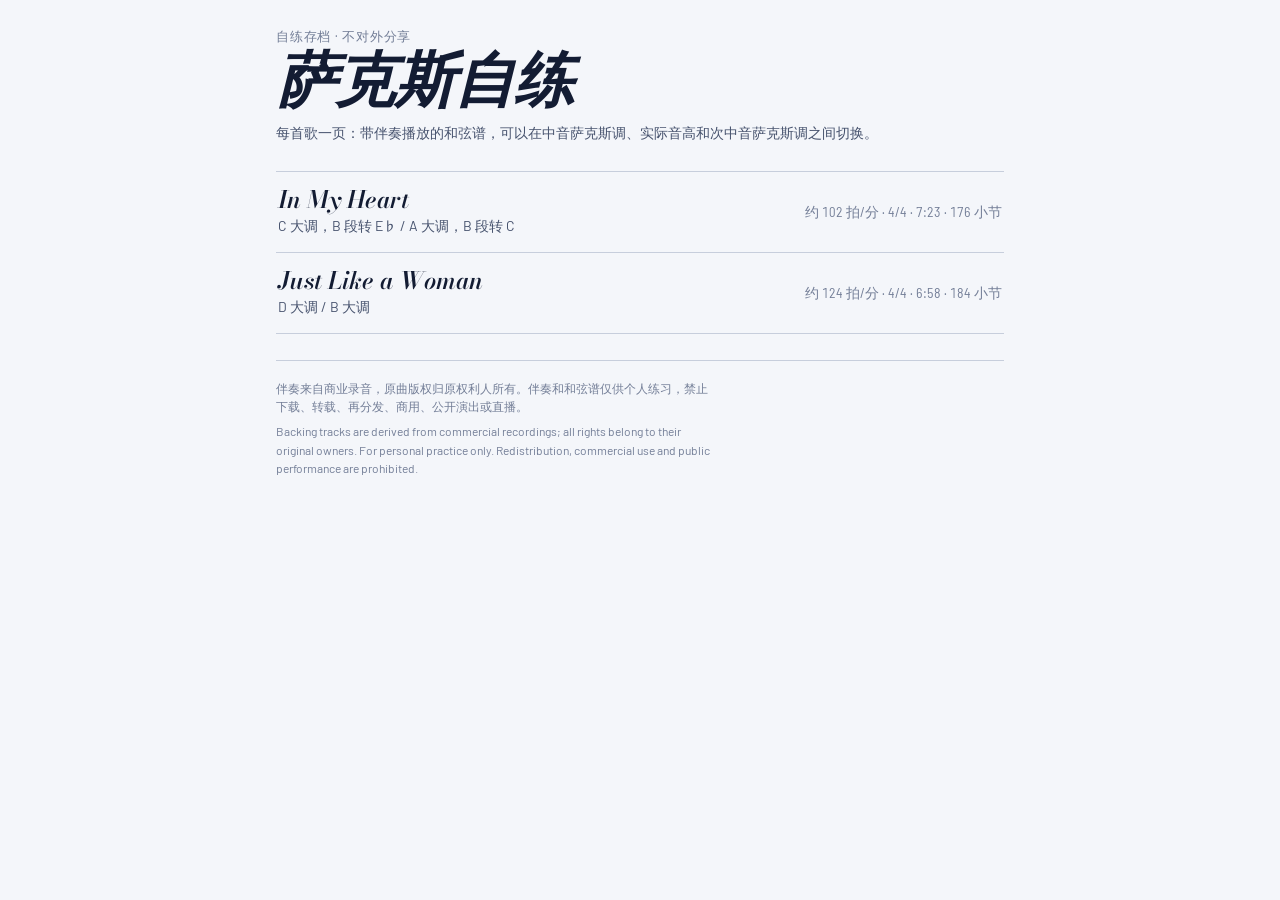
<file: index.html>
<!doctype html>
<html lang="zh-CN">
<head>
<meta charset="utf-8">
<meta name="viewport" content="width=device-width, initial-scale=1, viewport-fit=cover">
<style>:root{color-scheme:light;padding-top:env(safe-area-inset-top,0px);padding-bottom:env(safe-area-inset-bottom,0px)}body{margin:0;font:14px system-ui,sans-serif}img{max-width:100%}[hidden]{display:none!important}</style>
<title>萨克斯自练</title>
<link rel="stylesheet" href="https://fonts.googleapis.com/css2?family=Barlow+Semi+Condensed:wght@500;600;700&family=Barlow:wght@400;500;600&family=Bodoni+Moda:ital,wght@1,600&display=swap">
<style>
:root{
  /* layout: a lead sheet read on a phone. Boxed rehearsal letters, systems of four bars, thin bar lines; header, index and notes stay quiet around the chart. */
  --paper:#F4F6FA; --sheet:#FFFFFF; --ink:#131C33; --ink-2:#47536E; --ink-3:#737E97;
  --rule:#C7CEDC; --accent:#2348C9; --accent-soft:#E1E8FD; --brass:#9E5B00;
  --float-bg:#131C33; --float-fg:#F4F6FA;
  --f-display:"Bodoni Moda","Bodoni 72",Didot,Georgia,"Songti SC",serif;
  --f-body:"Barlow",-apple-system,BlinkMacSystemFont,"PingFang SC","Hiragino Sans GB","Noto Sans SC","Microsoft YaHei",sans-serif;
  --f-chord:"Barlow Semi Condensed","Roboto Condensed","Arial Narrow","PingFang SC","Noto Sans SC",sans-serif;
}
@media (prefers-color-scheme: dark){
  :root:not([data-theme="light"]){
    --paper:#0D1222; --sheet:#151C32; --ink:#E9EDF6; --ink-2:#B0B9CE; --ink-3:#8590AA;
    --rule:#2E3958; --accent:#8EACFF; --accent-soft:#213162; --brass:#E6B05A;
    --float-bg:#E9EDF6; --float-fg:#0D1222; color-scheme:dark;
  }
}
:root[data-theme="dark"]{
  --paper:#0D1222; --sheet:#151C32; --ink:#E9EDF6; --ink-2:#B0B9CE; --ink-3:#8590AA;
  --rule:#2E3958; --accent:#8EACFF; --accent-soft:#213162; --brass:#E6B05A;
  --float-bg:#E9EDF6; --float-fg:#0D1222; color-scheme:dark;
}
*{box-sizing:border-box}
body{background:var(--paper);color:var(--ink);font-family:var(--f-body);font-size:15px;line-height:1.6;-webkit-text-size-adjust:100%}
.wrap{max-width:760px;margin-inline:auto;padding-inline:16px;padding-block:26px 220px;display:flex;flex-direction:column;gap:26px}
.eyebrow{margin:0;font-size:12.5px;letter-spacing:.06em;color:var(--ink-3)}
h1{margin:2px 0 0;font-family:var(--f-display);font-style:italic;font-weight:600;font-size:clamp(40px,12vw,60px);line-height:1.04;letter-spacing:-.01em;text-wrap:balance}
.meta{margin:12px 0 0;color:var(--ink-2);font-size:14px}
.meta .tempo{font-family:var(--f-chord);font-variant-numeric:tabular-nums;white-space:nowrap}
.seg-title{margin:20px 0 6px;font-size:13px;color:var(--ink-3)}
.seg{display:grid;grid-template-columns:repeat(3,minmax(0,1fr));border:1px solid var(--rule);border-radius:10px;overflow:hidden;background:var(--sheet)}
.seg input{position:absolute;opacity:0;width:1px;height:1px;pointer-events:none}
.seg label{display:flex;flex-direction:column;align-items:center;gap:1px;padding:8px 4px 9px;min-width:0;cursor:pointer;color:var(--ink-2);border-left:1px solid var(--rule);font-size:14px;font-weight:500;line-height:1.3;text-align:center}
.seg label:first-of-type{border-left:0}
.seg label small{font-size:11.5px;font-weight:400;color:var(--ink-3)}
.seg input:checked + label{background:var(--ink);color:var(--paper)}
.seg input:checked + label small{color:var(--paper);opacity:.75}
.seg input:focus-visible + label{outline:2px solid var(--accent);outline-offset:-3px}
.form h2,.notes h2{margin:0 0 6px;font-size:16px;font-weight:600}
.form p{margin:0 0 12px;color:var(--ink-2);max-width:62ch}
.chips{display:flex;flex-wrap:wrap;gap:6px}
.chip{display:inline-flex;align-items:center;gap:6px;padding:4px 9px 4px 4px;border:1px solid var(--rule);border-radius:7px;background:var(--sheet);color:var(--ink-2);text-decoration:none;font-family:var(--f-chord);font-size:13.5px;font-variant-numeric:tabular-nums;line-height:1.2}
.chip b{display:inline-flex;align-items:center;justify-content:center;min-width:20px;height:20px;padding:0 3px;border:1.5px solid var(--ink);color:var(--ink);font-size:12.5px;font-weight:700}
.chip i{font-style:normal;font-size:11.5px;color:var(--ink-3)}
.chip:focus-visible{outline:2px solid var(--accent);outline-offset:2px}
.how{margin:0;color:var(--ink-2);max-width:62ch}
.how .brass{color:var(--brass);font-weight:600}
.chart{display:flex;flex-direction:column;gap:26px}
.sec{display:flex;flex-direction:column;gap:8px;scroll-margin-top:calc(12px + env(safe-area-inset-top,0px))}
.sec-h{display:flex;align-items:center;flex-wrap:wrap;gap:4px 10px}
.mark{display:inline-flex;align-items:center;justify-content:center;min-width:26px;height:26px;padding:0 4px;border:2px solid var(--ink);font-family:var(--f-chord);font-weight:700;font-size:15px;line-height:1}
.sec-h h2{margin:0;font-size:15px;font-weight:600}
.sub{color:var(--ink-2);font-size:13px}
.when{margin-left:auto;color:var(--ink-3);font-family:var(--f-chord);font-size:13px;font-variant-numeric:tabular-nums;white-space:nowrap}
.sys{display:grid;grid-template-columns:repeat(4,minmax(0,1fr));background:var(--sheet);border-top:1px solid var(--rule);border-left:1px solid var(--rule)}
.bar{appearance:none;-webkit-appearance:none;position:relative;display:flex;flex-direction:column;justify-content:flex-end;min-width:0;min-height:60px;margin:0;padding:19px 4px 9px 7px;border:0;border-right:1px solid var(--rule);border-bottom:1px solid var(--rule);border-radius:0;background:none;color:inherit;font:inherit;text-align:left;cursor:pointer;touch-action:manipulation;-webkit-tap-highlight-color:transparent}
.bar.end{border-right:4px double var(--ink-2)}
.bar.wide{grid-column:span 2}
.bar:focus-visible{outline:2px solid var(--accent);outline-offset:-2px;z-index:1}
.bar.on{background:var(--accent-soft);box-shadow:inset 0 -3px 0 var(--accent)}
@media (hover:hover){.bar:not(.on):hover{background:color-mix(in srgb,var(--accent-soft) 45%,transparent)}}
.lbl{position:absolute;top:4px;left:7px;right:5px;display:flex;justify-content:space-between;font-family:var(--f-chord);font-size:10.5px;line-height:1;color:var(--ink-3);font-variant-numeric:tabular-nums}
.chs{display:grid;grid-template-columns:minmax(0,1fr);align-items:baseline;width:100%;font-family:var(--f-chord);white-space:nowrap}
.ch{min-width:0;font-weight:600;font-size:clamp(15px,4.7vw,21px);line-height:1.15}
.chs.multi{display:flex;flex-wrap:wrap;align-items:baseline;row-gap:1px}
.chs.multi .ch{flex:0 0 auto;padding-right:.35em;font-size:clamp(12.5px,3.75vw,17px)}
.ch .q{margin-left:.03em;font-weight:500;font-size:.74em}
.ch .sl{font-weight:500;font-size:.84em}
.ac{font-style:normal;font-family:"Noto Sans Symbols","Segoe UI Symbol","Apple Symbols","Noto Sans Symbols 2",sans-serif;font-size:.8em;margin-left:.02em}
.ch.out{color:var(--brass)}
.ch.unsure::after{content:"?";margin-left:1px;font-size:.62em;font-weight:500;color:var(--ink-3);vertical-align:.5em}
.cap{margin-top:3px;font-size:11.5px;line-height:1.3;color:var(--ink-3)}
.notes{display:flex;flex-direction:column;gap:22px;padding-top:26px;border-top:1px solid var(--rule)}
.notes p{margin:0 0 8px;color:var(--ink-2);max-width:62ch}
.notes p:last-child{margin-bottom:0}
.notes ul{margin:0;padding-left:1.25em;display:flex;flex-direction:column;gap:3px;color:var(--ink-2);max-width:62ch}
.cn{font-family:var(--f-chord);font-weight:600;color:var(--brass)}
.bar.on .chs.multi .ch:not(.now){opacity:.38}
.bar.on .ch.now{color:var(--accent)}
.player{position:fixed;left:0;right:0;bottom:0;z-index:5;background:var(--sheet);border-top:1px solid var(--rule);box-shadow:0 -6px 24px rgb(19 28 51 / .10);padding-bottom:env(safe-area-inset-bottom,0px)}
.pl-in{max-width:760px;margin-inline:auto;padding-inline:16px;padding-block:10px 10px;display:flex;flex-direction:column;gap:8px}
.now-row{display:grid;grid-template-columns:minmax(0,auto) minmax(0,1fr) auto;align-items:end;gap:6px 14px}
.now-ch{min-width:0;font-family:var(--f-chord);font-weight:700;font-size:38px;line-height:1;white-space:nowrap;color:var(--ink)}
.now-ch .q{font-weight:500;font-size:.66em;margin-left:.03em}
.now-ch .sl{font-weight:500;font-size:.72em}
.now-ch.out{color:var(--brass)}
.next{min-width:0;display:flex;align-items:baseline;gap:6px;color:var(--ink-2);white-space:nowrap;overflow:hidden;padding-bottom:2px}
.next .k{font-size:12px;color:var(--ink-3)}
.next .nc{font-family:var(--f-chord);font-weight:600;font-size:20px;line-height:1}
.next .nc .q{font-weight:500;font-size:.74em}
.next .nc .sl{font-weight:500;font-size:.84em}
.pos{display:flex;flex-direction:column;align-items:flex-end;gap:5px;padding-bottom:3px}
.pos-lab{font-size:12px;color:var(--ink-3);font-variant-numeric:tabular-nums;white-space:nowrap}
.dots{display:flex;gap:5px}
.dots i{width:9px;height:9px;border-radius:50%;background:var(--rule)}
.dots i.on{background:var(--accent)}
.dots i:first-child{width:11px;height:11px;margin-top:-1px}
.dots[hidden]{display:none}
.ctl-row{display:flex;align-items:center;gap:10px}
.play{appearance:none;-webkit-appearance:none;flex:none;display:inline-flex;align-items:center;justify-content:center;width:44px;height:44px;border:0;border-radius:50%;background:var(--ink);color:var(--paper);cursor:pointer;touch-action:manipulation}
.play svg{width:18px;height:18px;fill:currentColor}
.play:focus-visible,.opt:focus-visible,.spd button:focus-visible{outline:2px solid var(--accent);outline-offset:2px}
.tm{flex:none;font-family:var(--f-chord);font-size:13.5px;color:var(--ink-2);font-variant-numeric:tabular-nums;min-width:3.1em}
.tm.r{text-align:right}
#seek{flex:1;min-width:0;margin:0;accent-color:var(--accent);height:28px}
.opt-row{display:flex;align-items:center;flex-wrap:wrap;gap:8px}
.spd{display:inline-flex;border:1px solid var(--rule);border-radius:8px;overflow:hidden}
.spd button{appearance:none;-webkit-appearance:none;border:0;border-left:1px solid var(--rule);background:none;color:var(--ink-2);font-family:var(--f-chord);font-size:14px;font-weight:600;padding:5px 10px;cursor:pointer;font-variant-numeric:tabular-nums}
.spd button:first-child{border-left:0}
.spd button[aria-pressed="true"]{background:var(--ink);color:var(--paper)}
.opt{appearance:none;-webkit-appearance:none;border:1px solid var(--rule);border-radius:8px;background:none;color:var(--ink-2);font:inherit;font-size:13.5px;padding:5px 11px;cursor:pointer}
.opt[aria-pressed="true"]{background:var(--accent-soft);border-color:var(--accent);color:var(--ink)}
.status{font-size:12.5px;color:var(--ink-3);min-width:0}
.err{font-size:13px;color:var(--ink-2);display:flex;flex-direction:column;gap:6px}
.err input{font:inherit;font-size:13px;max-width:100%}
@media (max-width:360px){.now-ch{font-size:32px}.next .nc{font-size:17px}}
@media (max-width:339px){.sys{grid-template-columns:repeat(2,minmax(0,1fr))}.bar.wide{grid-column:span 1}}
@media (prefers-reduced-motion:no-preference){.bar{transition:background-color .12s}}
.eyebrow a.home{color:inherit;text-decoration:underline;text-underline-offset:2px}.eyebrow a.home:focus-visible{outline:2px solid var(--accent);outline-offset:2px}
.legal{padding-top:18px;border-top:1px solid var(--rule);font-size:12px;line-height:1.55;color:var(--ink-3)}
.legal p{margin:0 0 6px;max-width:62ch}
.legal p:last-child{margin-bottom:0}
.songs{display:flex;flex-direction:column;border-top:1px solid var(--rule)}.song{display:grid;grid-template-columns:minmax(0,1fr) auto;gap:2px 12px;padding:14px 2px;border-bottom:1px solid var(--rule);color:var(--ink);text-decoration:none}.song:focus-visible{outline:2px solid var(--accent);outline-offset:2px}.st{font-family:var(--f-display);font-style:italic;font-weight:600;font-size:24px;line-height:1.15}.sk{grid-column:1;color:var(--ink-2);font-size:14px}.sm{grid-column:2;grid-row:1/span 2;align-self:center;text-align:right;color:var(--ink-3);font-family:var(--f-chord);font-size:13.5px;font-variant-numeric:tabular-nums}@media (max-width:480px){.song{grid-template-columns:1fr}.sm{grid-column:1;grid-row:auto;text-align:left}}</style>
</head>
<body>
<div class="wrap" style="padding-bottom:48px">
<header><p class="eyebrow">自练存档 · 不对外分享</p><h1>萨克斯自练</h1><p class="meta">每首歌一页：带伴奏播放的和弦谱，可以在中音萨克斯调、实际音高和次中音萨克斯调之间切换。</p></header>
<nav class="songs" aria-label="曲目"><a class="song" href="songs/in-my-heart/index.html"><span class="st">In My Heart</span><span class="sk">C 大调，B 段转 E♭ / A 大调，B 段转 C</span><span class="sm">约 102 拍/分 · 4/4 · 7:23 · 176 小节</span></a><a class="song" href="songs/just-like-a-woman/index.html"><span class="st">Just Like a Woman</span><span class="sk">D 大调 / B 大调</span><span class="sm">约 124 拍/分 · 4/4 · 6:58 · 184 小节</span></a></nav>
<footer class="legal"><p>伴奏来自商业录音，原曲版权归原权利人所有。伴奏和和弦谱仅供个人练习，禁止下载、转载、再分发、商用、公开演出或直播。</p><p lang="en">Backing tracks are derived from commercial recordings; all rights belong to their original owners. For personal practice only. Redistribution, commercial use and public performance are prohibited.</p></footer>
</div>
</body>
</html>
</file>
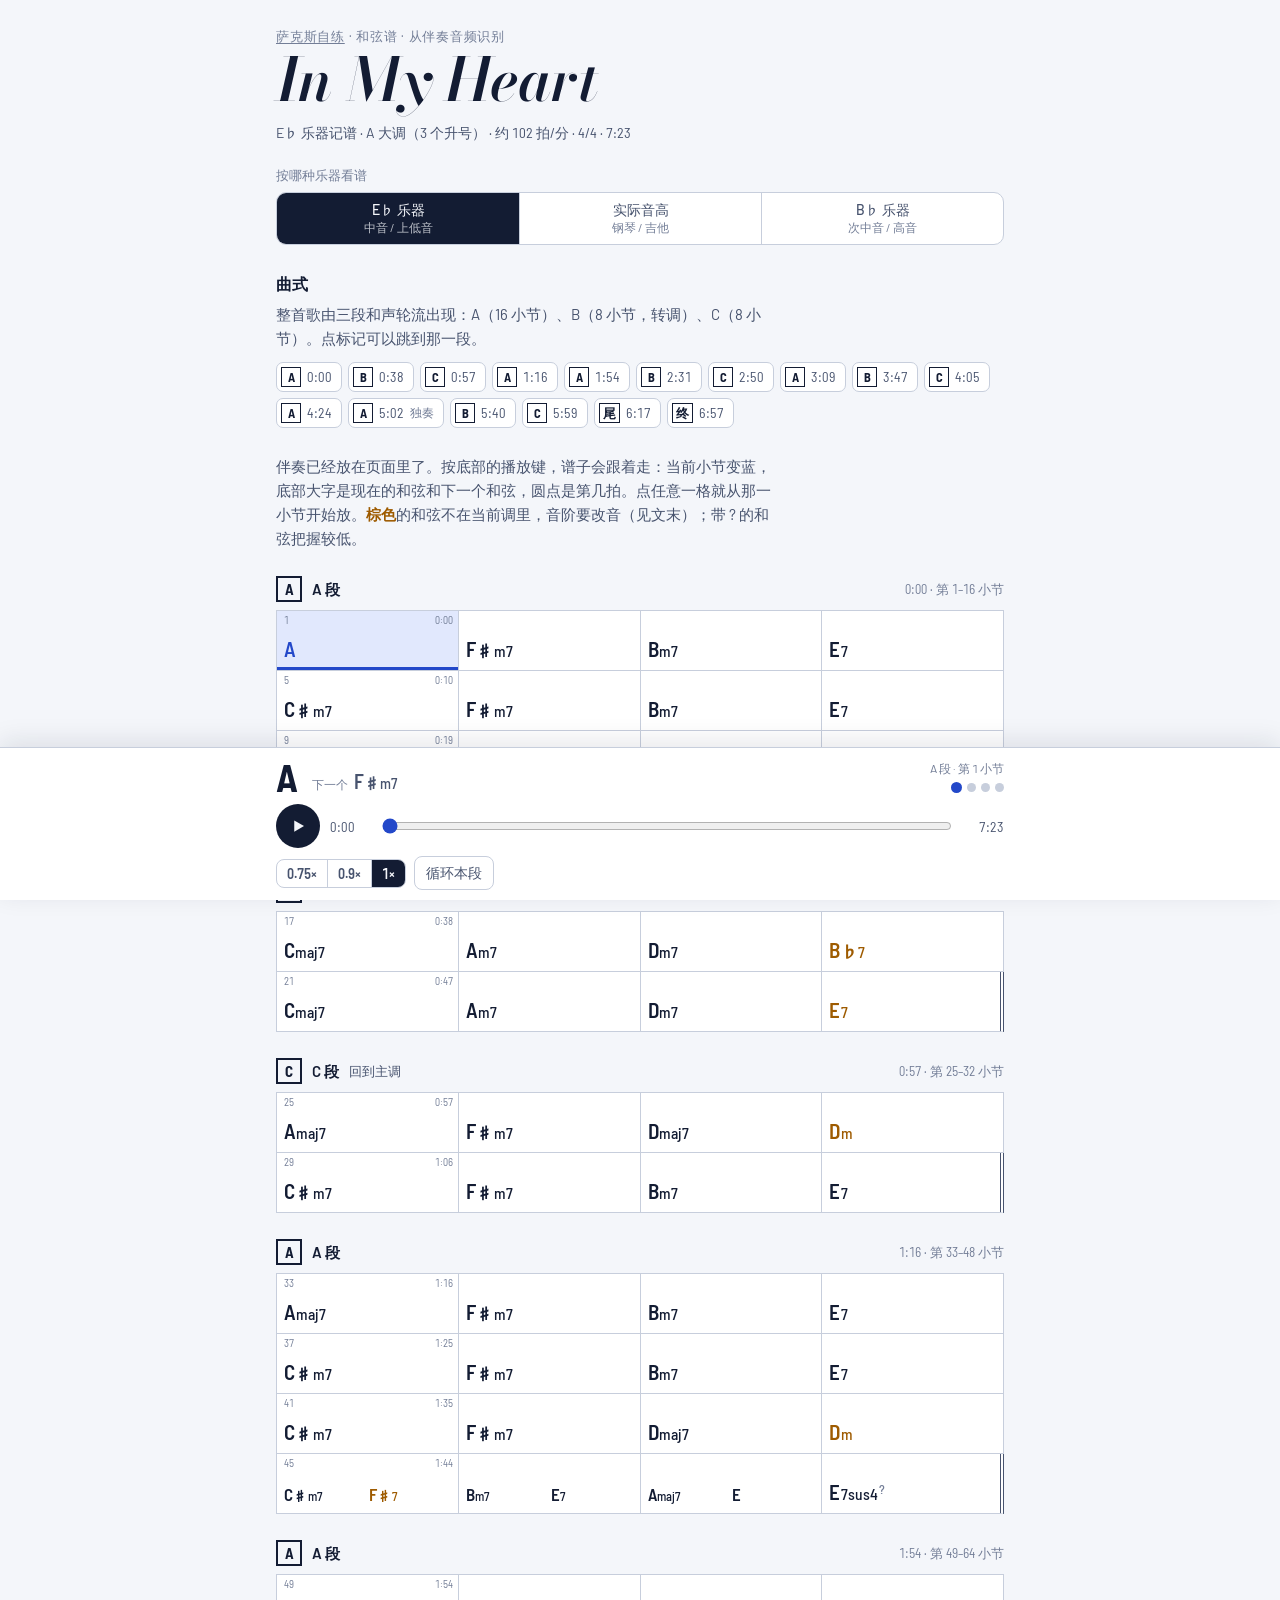
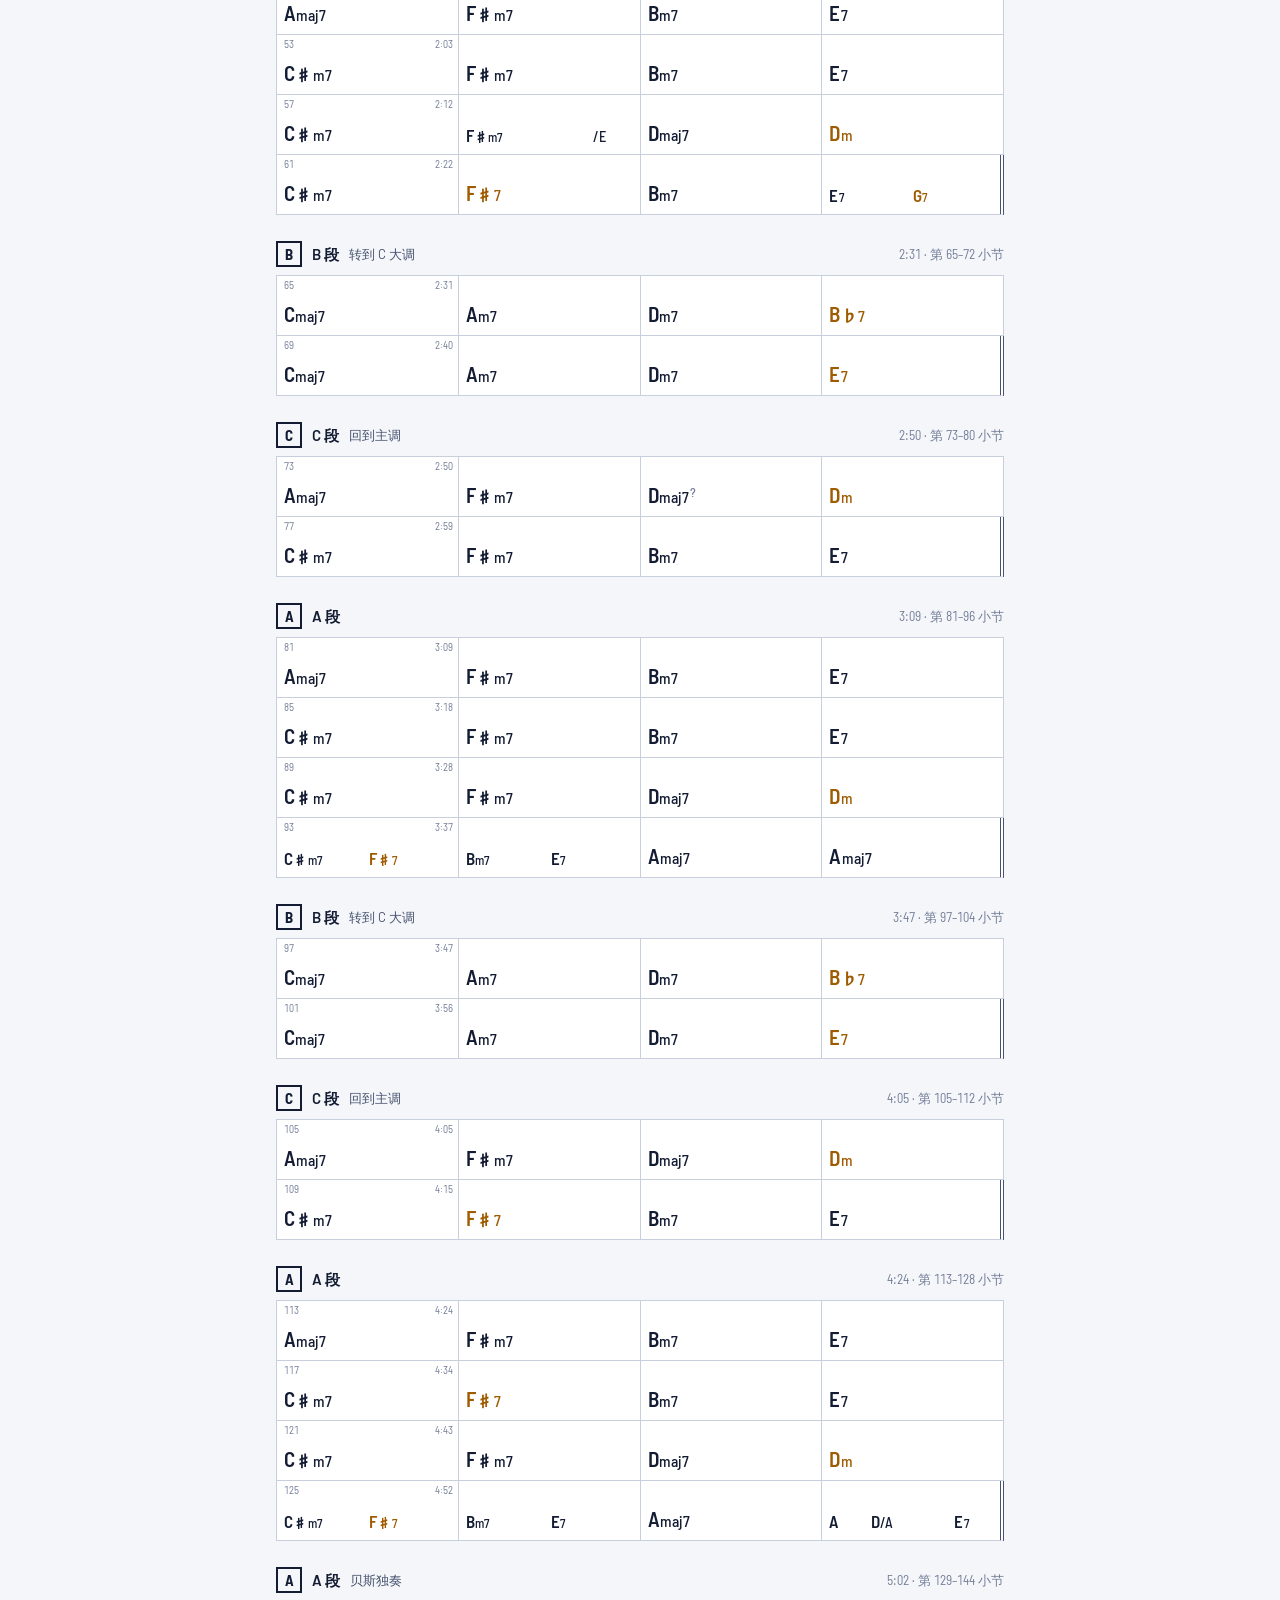
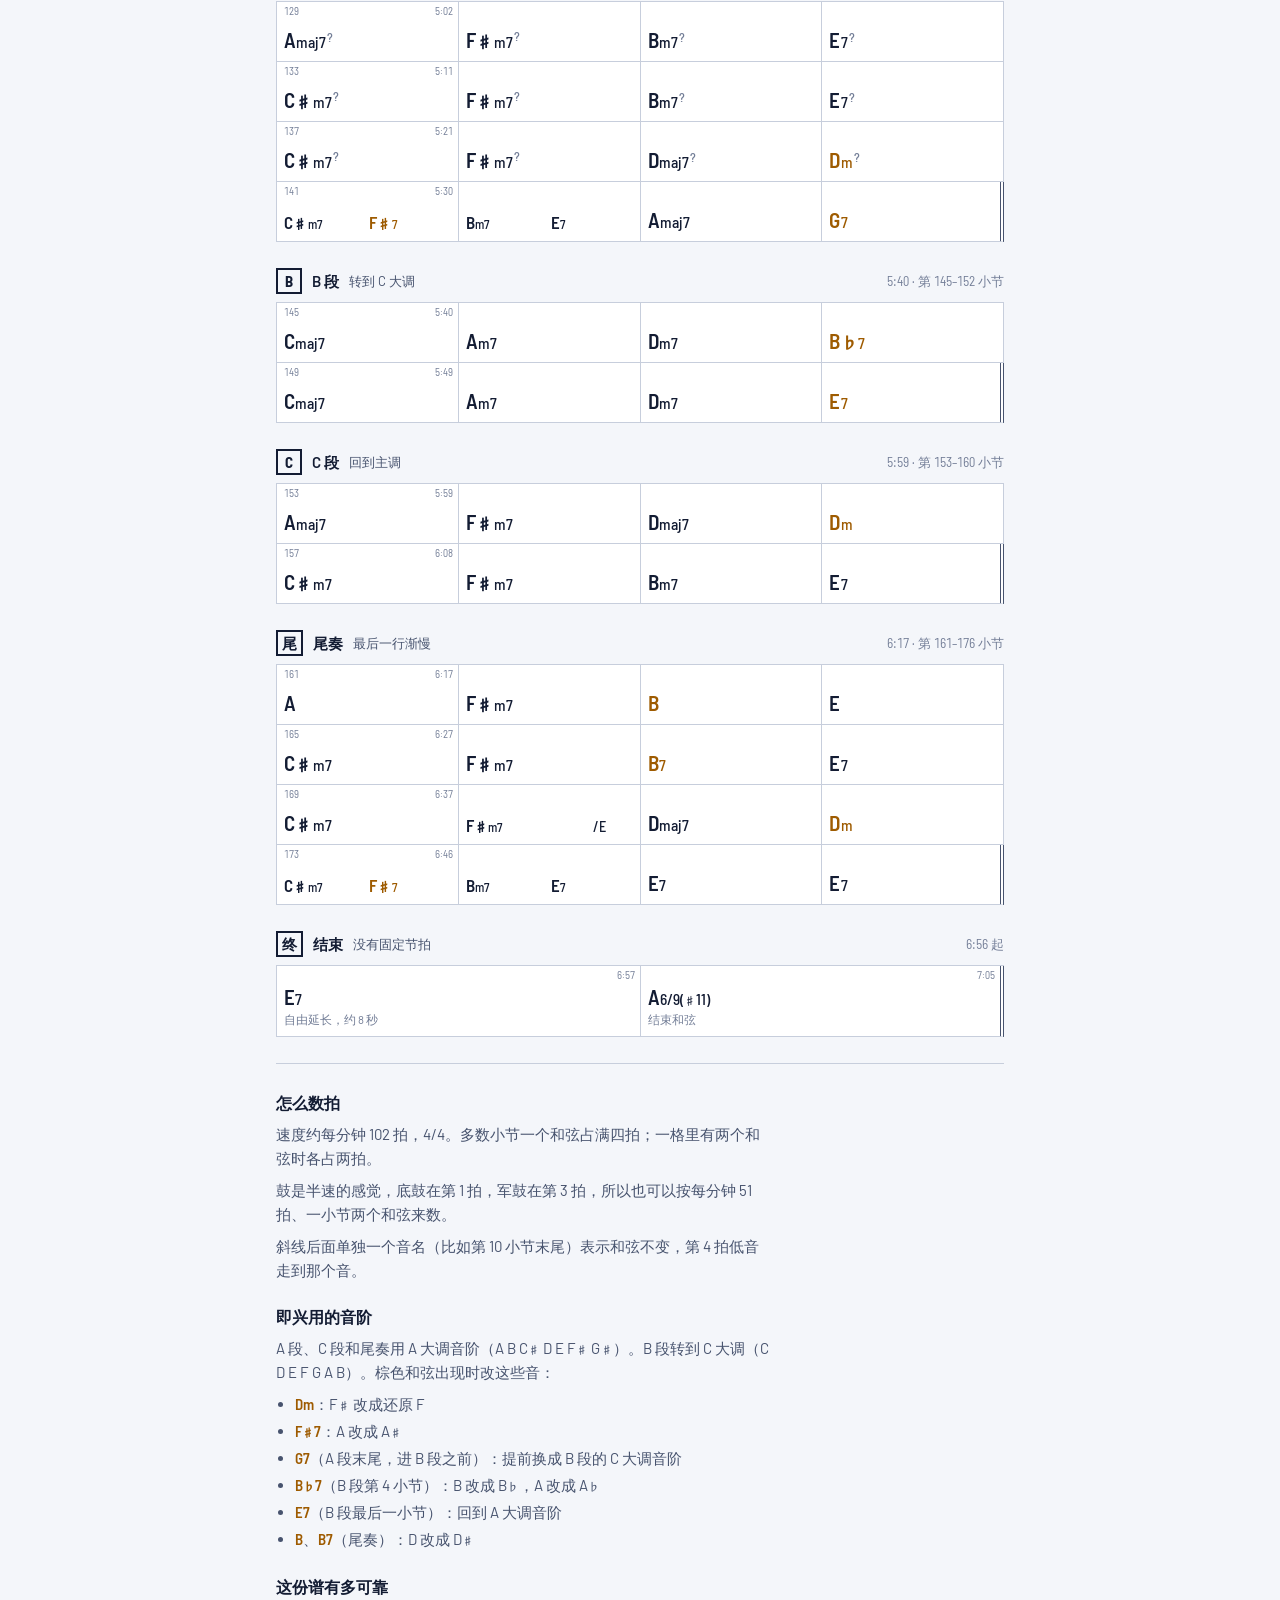
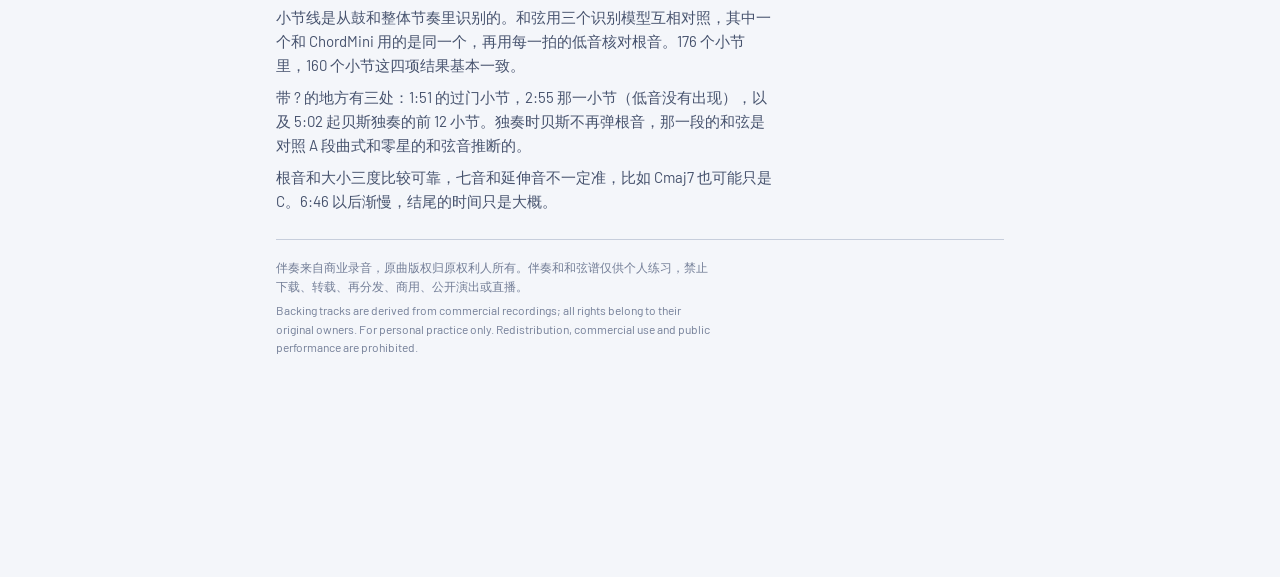
<file: songs/in-my-heart/index.html>
<!doctype html>
<html lang="zh-CN">
<head>
<meta charset="utf-8">
<meta name="viewport" content="width=device-width, initial-scale=1, viewport-fit=cover">
<style>:root{color-scheme:light;padding-top:env(safe-area-inset-top,0px);padding-bottom:env(safe-area-inset-bottom,0px)}body{margin:0;font:14px system-ui,sans-serif}img{max-width:100%}[hidden]{display:none!important}</style>
<title>In My Heart 和弦谱</title>
</head>
<body>
<link rel="stylesheet" href="https://fonts.googleapis.com/css2?family=Barlow+Semi+Condensed:wght@500;600;700&family=Barlow:wght@400;500;600&family=Bodoni+Moda:ital,wght@1,600&display=swap">
<style>
:root{
  /* layout: a lead sheet read on a phone. Boxed rehearsal letters, systems of four bars, thin bar lines; header, index and notes stay quiet around the chart. */
  --paper:#F4F6FA; --sheet:#FFFFFF; --ink:#131C33; --ink-2:#47536E; --ink-3:#737E97;
  --rule:#C7CEDC; --accent:#2348C9; --accent-soft:#E1E8FD; --brass:#9E5B00;
  --float-bg:#131C33; --float-fg:#F4F6FA;
  --f-display:"Bodoni Moda","Bodoni 72",Didot,Georgia,"Songti SC",serif;
  --f-body:"Barlow",-apple-system,BlinkMacSystemFont,"PingFang SC","Hiragino Sans GB","Noto Sans SC","Microsoft YaHei",sans-serif;
  --f-chord:"Barlow Semi Condensed","Roboto Condensed","Arial Narrow","PingFang SC","Noto Sans SC",sans-serif;
}
@media (prefers-color-scheme: dark){
  :root:not([data-theme="light"]){
    --paper:#0D1222; --sheet:#151C32; --ink:#E9EDF6; --ink-2:#B0B9CE; --ink-3:#8590AA;
    --rule:#2E3958; --accent:#8EACFF; --accent-soft:#213162; --brass:#E6B05A;
    --float-bg:#E9EDF6; --float-fg:#0D1222; color-scheme:dark;
  }
}
:root[data-theme="dark"]{
  --paper:#0D1222; --sheet:#151C32; --ink:#E9EDF6; --ink-2:#B0B9CE; --ink-3:#8590AA;
  --rule:#2E3958; --accent:#8EACFF; --accent-soft:#213162; --brass:#E6B05A;
  --float-bg:#E9EDF6; --float-fg:#0D1222; color-scheme:dark;
}
*{box-sizing:border-box}
body{background:var(--paper);color:var(--ink);font-family:var(--f-body);font-size:15px;line-height:1.6;-webkit-text-size-adjust:100%}
.wrap{max-width:760px;margin-inline:auto;padding-inline:16px;padding-block:26px 220px;display:flex;flex-direction:column;gap:26px}
.eyebrow{margin:0;font-size:12.5px;letter-spacing:.06em;color:var(--ink-3)}
h1{margin:2px 0 0;font-family:var(--f-display);font-style:italic;font-weight:600;font-size:clamp(40px,12vw,60px);line-height:1.04;letter-spacing:-.01em;text-wrap:balance}
.meta{margin:12px 0 0;color:var(--ink-2);font-size:14px}
.meta .tempo{font-family:var(--f-chord);font-variant-numeric:tabular-nums;white-space:nowrap}
.seg-title{margin:20px 0 6px;font-size:13px;color:var(--ink-3)}
.seg{display:grid;grid-template-columns:repeat(3,minmax(0,1fr));border:1px solid var(--rule);border-radius:10px;overflow:hidden;background:var(--sheet)}
.seg input{position:absolute;opacity:0;width:1px;height:1px;pointer-events:none}
.seg label{display:flex;flex-direction:column;align-items:center;gap:1px;padding:8px 4px 9px;min-width:0;cursor:pointer;color:var(--ink-2);border-left:1px solid var(--rule);font-size:14px;font-weight:500;line-height:1.3;text-align:center}
.seg label:first-of-type{border-left:0}
.seg label small{font-size:11.5px;font-weight:400;color:var(--ink-3)}
.seg input:checked + label{background:var(--ink);color:var(--paper)}
.seg input:checked + label small{color:var(--paper);opacity:.75}
.seg input:focus-visible + label{outline:2px solid var(--accent);outline-offset:-3px}
.form h2,.notes h2{margin:0 0 6px;font-size:16px;font-weight:600}
.form p{margin:0 0 12px;color:var(--ink-2);max-width:62ch}
.chips{display:flex;flex-wrap:wrap;gap:6px}
.chip{display:inline-flex;align-items:center;gap:6px;padding:4px 9px 4px 4px;border:1px solid var(--rule);border-radius:7px;background:var(--sheet);color:var(--ink-2);text-decoration:none;font-family:var(--f-chord);font-size:13.5px;font-variant-numeric:tabular-nums;line-height:1.2}
.chip b{display:inline-flex;align-items:center;justify-content:center;min-width:20px;height:20px;padding:0 3px;border:1.5px solid var(--ink);color:var(--ink);font-size:12.5px;font-weight:700}
.chip i{font-style:normal;font-size:11.5px;color:var(--ink-3)}
.chip:focus-visible{outline:2px solid var(--accent);outline-offset:2px}
.how{margin:0;color:var(--ink-2);max-width:62ch}
.how .brass{color:var(--brass);font-weight:600}
.chart{display:flex;flex-direction:column;gap:26px}
.sec{display:flex;flex-direction:column;gap:8px;scroll-margin-top:calc(12px + env(safe-area-inset-top,0px))}
.sec-h{display:flex;align-items:center;flex-wrap:wrap;gap:4px 10px}
.mark{display:inline-flex;align-items:center;justify-content:center;min-width:26px;height:26px;padding:0 4px;border:2px solid var(--ink);font-family:var(--f-chord);font-weight:700;font-size:15px;line-height:1}
.sec-h h2{margin:0;font-size:15px;font-weight:600}
.sub{color:var(--ink-2);font-size:13px}
.when{margin-left:auto;color:var(--ink-3);font-family:var(--f-chord);font-size:13px;font-variant-numeric:tabular-nums;white-space:nowrap}
.sys{display:grid;grid-template-columns:repeat(4,minmax(0,1fr));background:var(--sheet);border-top:1px solid var(--rule);border-left:1px solid var(--rule)}
.bar{appearance:none;-webkit-appearance:none;position:relative;display:flex;flex-direction:column;justify-content:flex-end;min-width:0;min-height:60px;margin:0;padding:19px 4px 9px 7px;border:0;border-right:1px solid var(--rule);border-bottom:1px solid var(--rule);border-radius:0;background:none;color:inherit;font:inherit;text-align:left;cursor:pointer;touch-action:manipulation;-webkit-tap-highlight-color:transparent}
.bar.end{border-right:4px double var(--ink-2)}
.bar.wide{grid-column:span 2}
.bar:focus-visible{outline:2px solid var(--accent);outline-offset:-2px;z-index:1}
.bar.on{background:var(--accent-soft);box-shadow:inset 0 -3px 0 var(--accent)}
@media (hover:hover){.bar:not(.on):hover{background:color-mix(in srgb,var(--accent-soft) 45%,transparent)}}
.lbl{position:absolute;top:4px;left:7px;right:5px;display:flex;justify-content:space-between;font-family:var(--f-chord);font-size:10.5px;line-height:1;color:var(--ink-3);font-variant-numeric:tabular-nums}
.chs{display:grid;grid-template-columns:minmax(0,1fr);align-items:baseline;width:100%;font-family:var(--f-chord);white-space:nowrap}
.ch{min-width:0;font-weight:600;font-size:clamp(15px,4.7vw,21px);line-height:1.15}
.chs.multi{display:flex;flex-wrap:wrap;align-items:baseline;row-gap:1px}
.chs.multi .ch{flex:0 0 auto;padding-right:.35em;font-size:clamp(12.5px,3.75vw,17px)}
.ch .q{margin-left:.03em;font-weight:500;font-size:.74em}
.ch .sl{font-weight:500;font-size:.84em}
.ac{font-style:normal;font-family:"Noto Sans Symbols","Segoe UI Symbol","Apple Symbols","Noto Sans Symbols 2",sans-serif;font-size:.8em;margin-left:.02em}
.ch.out{color:var(--brass)}
.ch.unsure::after{content:"?";margin-left:1px;font-size:.62em;font-weight:500;color:var(--ink-3);vertical-align:.5em}
.cap{margin-top:3px;font-size:11.5px;line-height:1.3;color:var(--ink-3)}
.notes{display:flex;flex-direction:column;gap:22px;padding-top:26px;border-top:1px solid var(--rule)}
.notes p{margin:0 0 8px;color:var(--ink-2);max-width:62ch}
.notes p:last-child{margin-bottom:0}
.notes ul{margin:0;padding-left:1.25em;display:flex;flex-direction:column;gap:3px;color:var(--ink-2);max-width:62ch}
.cn{font-family:var(--f-chord);font-weight:600;color:var(--brass)}
.bar.on .chs.multi .ch:not(.now){opacity:.38}
.bar.on .ch.now{color:var(--accent)}
.player{position:fixed;left:0;right:0;bottom:0;z-index:5;background:var(--sheet);border-top:1px solid var(--rule);box-shadow:0 -6px 24px rgb(19 28 51 / .10);padding-bottom:env(safe-area-inset-bottom,0px)}
.pl-in{max-width:760px;margin-inline:auto;padding-inline:16px;padding-block:10px 10px;display:flex;flex-direction:column;gap:8px}
.now-row{display:grid;grid-template-columns:minmax(0,auto) minmax(0,1fr) auto;align-items:end;gap:6px 14px}
.now-ch{min-width:0;font-family:var(--f-chord);font-weight:700;font-size:38px;line-height:1;white-space:nowrap;color:var(--ink)}
.now-ch .q{font-weight:500;font-size:.66em;margin-left:.03em}
.now-ch .sl{font-weight:500;font-size:.72em}
.now-ch.out{color:var(--brass)}
.next{min-width:0;display:flex;align-items:baseline;gap:6px;color:var(--ink-2);white-space:nowrap;overflow:hidden;padding-bottom:2px}
.next .k{font-size:12px;color:var(--ink-3)}
.next .nc{font-family:var(--f-chord);font-weight:600;font-size:20px;line-height:1}
.next .nc .q{font-weight:500;font-size:.74em}
.next .nc .sl{font-weight:500;font-size:.84em}
.pos{display:flex;flex-direction:column;align-items:flex-end;gap:5px;padding-bottom:3px}
.pos-lab{font-size:12px;color:var(--ink-3);font-variant-numeric:tabular-nums;white-space:nowrap}
.dots{display:flex;gap:5px}
.dots i{width:9px;height:9px;border-radius:50%;background:var(--rule)}
.dots i.on{background:var(--accent)}
.dots i:first-child{width:11px;height:11px;margin-top:-1px}
.dots[hidden]{display:none}
.ctl-row{display:flex;align-items:center;gap:10px}
.play{appearance:none;-webkit-appearance:none;flex:none;display:inline-flex;align-items:center;justify-content:center;width:44px;height:44px;border:0;border-radius:50%;background:var(--ink);color:var(--paper);cursor:pointer;touch-action:manipulation}
.play svg{width:18px;height:18px;fill:currentColor}
.play:focus-visible,.opt:focus-visible,.spd button:focus-visible{outline:2px solid var(--accent);outline-offset:2px}
.tm{flex:none;font-family:var(--f-chord);font-size:13.5px;color:var(--ink-2);font-variant-numeric:tabular-nums;min-width:3.1em}
.tm.r{text-align:right}
#seek{flex:1;min-width:0;margin:0;accent-color:var(--accent);height:28px}
.opt-row{display:flex;align-items:center;flex-wrap:wrap;gap:8px}
.spd{display:inline-flex;border:1px solid var(--rule);border-radius:8px;overflow:hidden}
.spd button{appearance:none;-webkit-appearance:none;border:0;border-left:1px solid var(--rule);background:none;color:var(--ink-2);font-family:var(--f-chord);font-size:14px;font-weight:600;padding:5px 10px;cursor:pointer;font-variant-numeric:tabular-nums}
.spd button:first-child{border-left:0}
.spd button[aria-pressed="true"]{background:var(--ink);color:var(--paper)}
.opt{appearance:none;-webkit-appearance:none;border:1px solid var(--rule);border-radius:8px;background:none;color:var(--ink-2);font:inherit;font-size:13.5px;padding:5px 11px;cursor:pointer}
.opt[aria-pressed="true"]{background:var(--accent-soft);border-color:var(--accent);color:var(--ink)}
.status{font-size:12.5px;color:var(--ink-3);min-width:0}
.err{font-size:13px;color:var(--ink-2);display:flex;flex-direction:column;gap:6px}
.err input{font:inherit;font-size:13px;max-width:100%}
@media (max-width:360px){.now-ch{font-size:32px}.next .nc{font-size:17px}}
@media (max-width:339px){.sys{grid-template-columns:repeat(2,minmax(0,1fr))}.bar.wide{grid-column:span 1}}
@media (prefers-reduced-motion:no-preference){.bar{transition:background-color .12s}}
.eyebrow a.home{color:inherit;text-decoration:underline;text-underline-offset:2px}.eyebrow a.home:focus-visible{outline:2px solid var(--accent);outline-offset:2px}
.legal{padding-top:18px;border-top:1px solid var(--rule);font-size:12px;line-height:1.55;color:var(--ink-3)}
.legal p{margin:0 0 6px;max-width:62ch}
.legal p:last-child{margin-bottom:0}
</style>
<div class="wrap">
<header>
<p class="eyebrow"><a href="../../index.html" class="home">萨克斯自练</a> · 和弦谱 · 从伴奏音频识别</p>
<h1>In My Heart</h1>
<p class="meta"><span class="" data-mode="alto">E♭ 乐器记谱 · A 大调（3 个升号）</span><span class="" data-mode="concert" hidden>实际音高 · C 大调</span><span class="" data-mode="tenor" hidden>B♭ 乐器记谱 · D 大调（2 个升号）</span> · <span class="tempo">约 102 拍/分 · 4/4 · 7:23</span></p>
<p class="seg-title" id="seg-title">按哪种乐器看谱</p>
<div class="seg" role="radiogroup" aria-labelledby="seg-title">
<input type="radio" name="keymode" id="k-alto" value="alto" checked><label for="k-alto">E♭ 乐器<small>中音 / 上低音</small></label>
<input type="radio" name="keymode" id="k-concert" value="concert"><label for="k-concert">实际音高<small>钢琴 / 吉他</small></label>
<input type="radio" name="keymode" id="k-tenor" value="tenor"><label for="k-tenor">B♭ 乐器<small>次中音 / 高音</small></label>
</div>
</header>
<nav class="form" aria-labelledby="form-h">
<h2 id="form-h">曲式</h2>
<p>整首歌由三段和声轮流出现：A（16 小节）、B（8 小节，转调）、C（8 小节）。点标记可以跳到那一段。</p>
<div class="chips"><a class="chip" href="#s0"><b>A</b>0:00</a><a class="chip" href="#s1"><b>B</b>0:38</a><a class="chip" href="#s2"><b>C</b>0:57</a><a class="chip" href="#s3"><b>A</b>1:16</a><a class="chip" href="#s4"><b>A</b>1:54</a><a class="chip" href="#s5"><b>B</b>2:31</a><a class="chip" href="#s6"><b>C</b>2:50</a><a class="chip" href="#s7"><b>A</b>3:09</a><a class="chip" href="#s8"><b>B</b>3:47</a><a class="chip" href="#s9"><b>C</b>4:05</a><a class="chip" href="#s10"><b>A</b>4:24</a><a class="chip" href="#s11"><b>A</b>5:02 <i>独奏</i></a><a class="chip" href="#s12"><b>B</b>5:40</a><a class="chip" href="#s13"><b>C</b>5:59</a><a class="chip" href="#s14"><b>尾</b>6:17</a><a class="chip" href="#s15"><b>终</b>6:57</a></div>
</nav>
<p class="how">伴奏已经放在页面里了。按底部的播放键，谱子会跟着走：当前小节变蓝，底部大字是现在的和弦和下一个和弦，圆点是第几拍。点任意一格就从那一小节开始放。<span class="brass">棕色</span>的和弦不在当前调里，音阶要改音（见文末）；带 ? 的和弦把握较低。</p>
<main class="chart"><section class="sec" id="s0"><header class="sec-h"><span class="mark">A</span><h2>A 段</h2><span class="when">0:00 · 第 1–16 小节</span></header><div class="sys"><button class="bar" type="button" data-t="0.71" data-si="0" data-beats="0.71,1.34,1.98,2.58" data-sec="A 段" data-lab="第 1 小节" aria-label="从第 1 小节开始播放，0:00"><span class="lbl"><span>1</span><span>0:00</span></span><span class="chs"><span class="ch" data-r="0" data-q="" data-t="0.71"><span class="r">A</span></span></span></button><button class="bar" type="button" data-t="3.18" data-si="0" data-beats="3.18,3.81,4.41,5.01" data-sec="A 段" data-lab="第 2 小节" aria-label="从第 2 小节开始播放，0:03"><span class="chs"><span class="ch" data-r="9" data-q="m7" data-t="3.18"><span class="r">F<i class="ac">♯</i></span><span class="q">m7</span></span></span></button><button class="bar" type="button" data-t="5.61" data-si="0" data-beats="5.61,6.22,6.79,7.41" data-sec="A 段" data-lab="第 3 小节" aria-label="从第 3 小节开始播放，0:05"><span class="chs"><span class="ch" data-r="2" data-q="m7" data-t="5.61"><span class="r">B</span><span class="q">m7</span></span></span></button><button class="bar" type="button" data-t="7.98" data-si="0" data-beats="7.98,8.57,9.18,9.77" data-sec="A 段" data-lab="第 4 小节" aria-label="从第 4 小节开始播放，0:07"><span class="chs"><span class="ch" data-r="7" data-q="7" data-t="7.98"><span class="r">E</span><span class="q">7</span></span></span></button><button class="bar" type="button" data-t="10.34" data-si="0" data-beats="10.34,10.89,11.47,12.04" data-sec="A 段" data-lab="第 5 小节" aria-label="从第 5 小节开始播放，0:10"><span class="lbl"><span>5</span><span>0:10</span></span><span class="chs"><span class="ch" data-r="4" data-q="m7" data-t="10.34"><span class="r">C<i class="ac">♯</i></span><span class="q">m7</span></span></span></button><button class="bar" type="button" data-t="12.62" data-si="0" data-beats="12.62,13.22,13.84,14.43" data-sec="A 段" data-lab="第 6 小节" aria-label="从第 6 小节开始播放，0:12"><span class="chs"><span class="ch" data-r="9" data-q="m7" data-t="12.62"><span class="r">F<i class="ac">♯</i></span><span class="q">m7</span></span></span></button><button class="bar" type="button" data-t="14.98" data-si="0" data-beats="14.98,15.54,16.12,16.72" data-sec="A 段" data-lab="第 7 小节" aria-label="从第 7 小节开始播放，0:14"><span class="chs"><span class="ch" data-r="2" data-q="m7" data-t="14.98"><span class="r">B</span><span class="q">m7</span></span></span></button><button class="bar" type="button" data-t="17.32" data-si="0" data-beats="17.32,17.91,18.48,19.11" data-sec="A 段" data-lab="第 8 小节" aria-label="从第 8 小节开始播放，0:17"><span class="chs"><span class="ch" data-r="7" data-q="7" data-t="17.32"><span class="r">E</span><span class="q">7</span></span></span></button><button class="bar" type="button" data-t="19.71" data-si="0" data-beats="19.71,20.27,20.87,21.50" data-sec="A 段" data-lab="第 9 小节" aria-label="从第 9 小节开始播放，0:19"><span class="lbl"><span>9</span><span>0:19</span></span><span class="chs"><span class="ch" data-r="4" data-q="m7" data-t="19.71"><span class="r">C<i class="ac">♯</i></span><span class="q">m7</span></span></span></button><button class="bar" type="button" data-t="22.09" data-si="0" data-beats="22.09,22.68,23.26,23.84" data-sec="A 段" data-lab="第 10 小节" aria-label="从第 10 小节开始播放，0:22"><span class="chs multi" style="grid-template-columns:3fr 1fr"><span class="ch" data-r="9" data-q="m7" data-t="22.09" style="min-width:75%"><span class="r">F<i class="ac">♯</i></span><span class="q">m7</span></span><span class="ch" data-r="9" data-q="m7" data-b="7" data-so="" data-t="23.84" style="min-width:25%"><span class="sl">/E</span></span></span></button><button class="bar" type="button" data-t="24.45" data-si="0" data-beats="24.45,25.03,25.61,26.17" data-sec="A 段" data-lab="第 11 小节" aria-label="从第 11 小节开始播放，0:24"><span class="chs"><span class="ch" data-r="5" data-q="maj7" data-t="24.45"><span class="r">D</span><span class="q">maj7</span></span></span></button><button class="bar" type="button" data-t="26.78" data-si="0" data-beats="26.78,27.33,27.92,28.52" data-sec="A 段" data-lab="第 12 小节" aria-label="从第 12 小节开始播放，0:26"><span class="chs"><span class="ch out" data-r="5" data-q="m" data-t="26.78"><span class="r">D</span><span class="q">m</span></span></span></button><button class="bar" type="button" data-t="29.09" data-si="0" data-beats="29.09,29.69,30.29,30.85" data-sec="A 段" data-lab="第 13 小节" aria-label="从第 13 小节开始播放，0:29"><span class="lbl"><span>13</span><span>0:29</span></span><span class="chs"><span class="ch" data-r="4" data-q="m7" data-t="29.09"><span class="r">C<i class="ac">♯</i></span><span class="q">m7</span></span></span></button><button class="bar" type="button" data-t="31.47" data-si="0" data-beats="31.47,32.04,32.63,33.21" data-sec="A 段" data-lab="第 14 小节" aria-label="从第 14 小节开始播放，0:31"><span class="chs"><span class="ch out" data-r="9" data-q="7" data-t="31.47"><span class="r">F<i class="ac">♯</i></span><span class="q">7</span></span></span></button><button class="bar" type="button" data-t="33.80" data-si="0" data-beats="33.80,34.41,34.98,35.59" data-sec="A 段" data-lab="第 15 小节" aria-label="从第 15 小节开始播放，0:33"><span class="chs"><span class="ch" data-r="2" data-q="m7" data-t="33.80"><span class="r">B</span><span class="q">m7</span></span></span></button><button class="bar end" type="button" data-t="36.18" data-si="0" data-beats="36.18,36.74,37.33,37.93" data-sec="A 段" data-lab="第 16 小节" aria-label="从第 16 小节开始播放，0:36"><span class="chs multi" style="grid-template-columns:2fr 2fr"><span class="ch" data-r="7" data-q="7" data-t="36.18" style="min-width:50%"><span class="r">E</span><span class="q">7</span></span><span class="ch out" data-r="10" data-q="7" data-t="37.33" style="min-width:50%"><span class="r">G</span><span class="q">7</span></span></span></button></div></section><section class="sec" id="s1"><header class="sec-h"><span class="mark">B</span><h2>B 段</h2><span class="sub" data-mode="alto">转到 C 大调</span><span class="sub" data-mode="concert" hidden>转到 E♭ 大调</span><span class="sub" data-mode="tenor" hidden>转到 F 大调</span><span class="when">0:38 · 第 17–24 小节</span></header><div class="sys"><button class="bar" type="button" data-t="38.51" data-si="1" data-beats="38.51,39.06,39.65,40.24" data-sec="B 段" data-lab="第 17 小节" aria-label="从第 17 小节开始播放，0:38"><span class="lbl"><span>17</span><span>0:38</span></span><span class="chs"><span class="ch" data-r="3" data-q="maj7" data-t="38.51"><span class="r">C</span><span class="q">maj7</span></span></span></button><button class="bar" type="button" data-t="40.86" data-si="1" data-beats="40.86,41.47,42.07,42.64" data-sec="B 段" data-lab="第 18 小节" aria-label="从第 18 小节开始播放，0:40"><span class="chs"><span class="ch" data-r="0" data-q="m7" data-t="40.86"><span class="r">A</span><span class="q">m7</span></span></span></button><button class="bar" type="button" data-t="43.23" data-si="1" data-beats="43.23,43.81,44.36,44.93" data-sec="B 段" data-lab="第 19 小节" aria-label="从第 19 小节开始播放，0:43"><span class="chs"><span class="ch" data-r="5" data-q="m7" data-t="43.23"><span class="r">D</span><span class="q">m7</span></span></span></button><button class="bar" type="button" data-t="45.55" data-si="1" data-beats="45.55,46.13,46.73,47.33" data-sec="B 段" data-lab="第 20 小节" aria-label="从第 20 小节开始播放，0:45"><span class="chs"><span class="ch out" data-r="1" data-q="7" data-t="45.55"><span class="r">B<i class="ac">♭</i></span><span class="q">7</span></span></span></button><button class="bar" type="button" data-t="47.93" data-si="1" data-beats="47.93,48.51,49.11,49.71" data-sec="B 段" data-lab="第 21 小节" aria-label="从第 21 小节开始播放，0:47"><span class="lbl"><span>21</span><span>0:47</span></span><span class="chs"><span class="ch" data-r="3" data-q="maj7" data-t="47.93"><span class="r">C</span><span class="q">maj7</span></span></span></button><button class="bar" type="button" data-t="50.32" data-si="1" data-beats="50.32,50.94,51.53,52.15" data-sec="B 段" data-lab="第 22 小节" aria-label="从第 22 小节开始播放，0:50"><span class="chs"><span class="ch" data-r="0" data-q="m7" data-t="50.32"><span class="r">A</span><span class="q">m7</span></span></span></button><button class="bar" type="button" data-t="52.72" data-si="1" data-beats="52.72,53.31,53.88,54.49" data-sec="B 段" data-lab="第 23 小节" aria-label="从第 23 小节开始播放，0:52"><span class="chs"><span class="ch" data-r="5" data-q="m7" data-t="52.72"><span class="r">D</span><span class="q">m7</span></span></span></button><button class="bar end" type="button" data-t="55.07" data-si="1" data-beats="55.07,55.66,56.27,56.85" data-sec="B 段" data-lab="第 24 小节" aria-label="从第 24 小节开始播放，0:55"><span class="chs"><span class="ch out" data-r="7" data-q="7" data-t="55.07"><span class="r">E</span><span class="q">7</span></span></span></button></div></section><section class="sec" id="s2"><header class="sec-h"><span class="mark">C</span><h2>C 段</h2><span class="sub">回到主调</span><span class="when">0:57 · 第 25–32 小节</span></header><div class="sys"><button class="bar" type="button" data-t="57.45" data-si="2" data-beats="57.45,58.05,58.63,59.26" data-sec="C 段" data-lab="第 25 小节" aria-label="从第 25 小节开始播放，0:57"><span class="lbl"><span>25</span><span>0:57</span></span><span class="chs"><span class="ch" data-r="0" data-q="maj7" data-t="57.45"><span class="r">A</span><span class="q">maj7</span></span></span></button><button class="bar" type="button" data-t="59.83" data-si="2" data-beats="59.83,60.44,61.02,61.59" data-sec="C 段" data-lab="第 26 小节" aria-label="从第 26 小节开始播放，0:59"><span class="chs"><span class="ch" data-r="9" data-q="m7" data-t="59.83"><span class="r">F<i class="ac">♯</i></span><span class="q">m7</span></span></span></button><button class="bar" type="button" data-t="62.19" data-si="2" data-beats="62.19,62.80,63.37,63.95" data-sec="C 段" data-lab="第 27 小节" aria-label="从第 27 小节开始播放，1:02"><span class="chs"><span class="ch" data-r="5" data-q="maj7" data-t="62.19"><span class="r">D</span><span class="q">maj7</span></span></span></button><button class="bar" type="button" data-t="64.54" data-si="2" data-beats="64.54,65.13,65.73,66.33" data-sec="C 段" data-lab="第 28 小节" aria-label="从第 28 小节开始播放，1:04"><span class="chs"><span class="ch out" data-r="5" data-q="m" data-t="64.54"><span class="r">D</span><span class="q">m</span></span></span></button><button class="bar" type="button" data-t="66.91" data-si="2" data-beats="66.91,67.46,68.04,68.65" data-sec="C 段" data-lab="第 29 小节" aria-label="从第 29 小节开始播放，1:06"><span class="lbl"><span>29</span><span>1:06</span></span><span class="chs"><span class="ch" data-r="4" data-q="m7" data-t="66.91"><span class="r">C<i class="ac">♯</i></span><span class="q">m7</span></span></span></button><button class="bar" type="button" data-t="69.23" data-si="2" data-beats="69.23,69.82,70.38,70.97" data-sec="C 段" data-lab="第 30 小节" aria-label="从第 30 小节开始播放，1:09"><span class="chs"><span class="ch" data-r="9" data-q="m7" data-t="69.23"><span class="r">F<i class="ac">♯</i></span><span class="q">m7</span></span></span></button><button class="bar" type="button" data-t="71.59" data-si="2" data-beats="71.59,72.17,72.72,73.29" data-sec="C 段" data-lab="第 31 小节" aria-label="从第 31 小节开始播放，1:11"><span class="chs"><span class="ch" data-r="2" data-q="m7" data-t="71.59"><span class="r">B</span><span class="q">m7</span></span></span></button><button class="bar end" type="button" data-t="73.82" data-si="2" data-beats="73.82,74.41,75.01,75.65" data-sec="C 段" data-lab="第 32 小节" aria-label="从第 32 小节开始播放，1:13"><span class="chs"><span class="ch" data-r="7" data-q="7" data-t="73.82"><span class="r">E</span><span class="q">7</span></span></span></button></div></section><section class="sec" id="s3"><header class="sec-h"><span class="mark">A</span><h2>A 段</h2><span class="when">1:16 · 第 33–48 小节</span></header><div class="sys"><button class="bar" type="button" data-t="76.26" data-si="3" data-beats="76.26,76.90,77.50,78.09" data-sec="A 段" data-lab="第 33 小节" aria-label="从第 33 小节开始播放，1:16"><span class="lbl"><span>33</span><span>1:16</span></span><span class="chs"><span class="ch" data-r="0" data-q="maj7" data-t="76.26"><span class="r">A</span><span class="q">maj7</span></span></span></button><button class="bar" type="button" data-t="78.67" data-si="3" data-beats="78.67,79.28,79.85,80.42" data-sec="A 段" data-lab="第 34 小节" aria-label="从第 34 小节开始播放，1:18"><span class="chs"><span class="ch" data-r="9" data-q="m7" data-t="78.67"><span class="r">F<i class="ac">♯</i></span><span class="q">m7</span></span></span></button><button class="bar" type="button" data-t="81.00" data-si="3" data-beats="81.00,81.61,82.17,82.76" data-sec="A 段" data-lab="第 35 小节" aria-label="从第 35 小节开始播放，1:21"><span class="chs"><span class="ch" data-r="2" data-q="m7" data-t="81.00"><span class="r">B</span><span class="q">m7</span></span></span></button><button class="bar" type="button" data-t="83.32" data-si="3" data-beats="83.32,83.91,84.53,85.11" data-sec="A 段" data-lab="第 36 小节" aria-label="从第 36 小节开始播放，1:23"><span class="chs"><span class="ch" data-r="7" data-q="7" data-t="83.32"><span class="r">E</span><span class="q">7</span></span></span></button><button class="bar" type="button" data-t="85.71" data-si="3" data-beats="85.71,86.27,86.90,87.52" data-sec="A 段" data-lab="第 37 小节" aria-label="从第 37 小节开始播放，1:25"><span class="lbl"><span>37</span><span>1:25</span></span><span class="chs"><span class="ch" data-r="4" data-q="m7" data-t="85.71"><span class="r">C<i class="ac">♯</i></span><span class="q">m7</span></span></span></button><button class="bar" type="button" data-t="88.11" data-si="3" data-beats="88.11,88.71,89.27,89.86" data-sec="A 段" data-lab="第 38 小节" aria-label="从第 38 小节开始播放，1:28"><span class="chs"><span class="ch" data-r="9" data-q="m7" data-t="88.11"><span class="r">F<i class="ac">♯</i></span><span class="q">m7</span></span></span></button><button class="bar" type="button" data-t="90.47" data-si="3" data-beats="90.47,91.07,91.66,92.22" data-sec="A 段" data-lab="第 39 小节" aria-label="从第 39 小节开始播放，1:30"><span class="chs"><span class="ch" data-r="2" data-q="m7" data-t="90.47"><span class="r">B</span><span class="q">m7</span></span></span></button><button class="bar" type="button" data-t="92.83" data-si="3" data-beats="92.83,93.41,94.01,94.64" data-sec="A 段" data-lab="第 40 小节" aria-label="从第 40 小节开始播放，1:32"><span class="chs"><span class="ch" data-r="7" data-q="7" data-t="92.83"><span class="r">E</span><span class="q">7</span></span></span></button><button class="bar" type="button" data-t="95.24" data-si="3" data-beats="95.24,95.82,96.39,97.01" data-sec="A 段" data-lab="第 41 小节" aria-label="从第 41 小节开始播放，1:35"><span class="lbl"><span>41</span><span>1:35</span></span><span class="chs"><span class="ch" data-r="4" data-q="m7" data-t="95.24"><span class="r">C<i class="ac">♯</i></span><span class="q">m7</span></span></span></button><button class="bar" type="button" data-t="97.58" data-si="3" data-beats="97.58,98.20,98.78,99.41" data-sec="A 段" data-lab="第 42 小节" aria-label="从第 42 小节开始播放，1:37"><span class="chs"><span class="ch" data-r="9" data-q="m7" data-t="97.58"><span class="r">F<i class="ac">♯</i></span><span class="q">m7</span></span></span></button><button class="bar" type="button" data-t="100.00" data-si="3" data-beats="100.00,100.59,101.14,101.74" data-sec="A 段" data-lab="第 43 小节" aria-label="从第 43 小节开始播放，1:40"><span class="chs"><span class="ch" data-r="5" data-q="maj7" data-t="100.00"><span class="r">D</span><span class="q">maj7</span></span></span></button><button class="bar" type="button" data-t="102.30" data-si="3" data-beats="102.30,102.90,103.49,104.11" data-sec="A 段" data-lab="第 44 小节" aria-label="从第 44 小节开始播放，1:42"><span class="chs"><span class="ch out" data-r="5" data-q="m" data-t="102.30"><span class="r">D</span><span class="q">m</span></span></span></button><button class="bar" type="button" data-t="104.69" data-si="3" data-beats="104.69,105.32,105.93,106.52" data-sec="A 段" data-lab="第 45 小节" aria-label="从第 45 小节开始播放，1:44"><span class="lbl"><span>45</span><span>1:44</span></span><span class="chs multi" style="grid-template-columns:2fr 2fr"><span class="ch" data-r="4" data-q="m7" data-t="104.69" style="min-width:50%"><span class="r">C<i class="ac">♯</i></span><span class="q">m7</span></span><span class="ch out" data-r="9" data-q="7" data-t="105.93" style="min-width:50%"><span class="r">F<i class="ac">♯</i></span><span class="q">7</span></span></span></button><button class="bar" type="button" data-t="107.11" data-si="3" data-beats="107.11,107.69,108.26,108.88" data-sec="A 段" data-lab="第 46 小节" aria-label="从第 46 小节开始播放，1:47"><span class="chs multi" style="grid-template-columns:2fr 2fr"><span class="ch" data-r="2" data-q="m7" data-t="107.11" style="min-width:50%"><span class="r">B</span><span class="q">m7</span></span><span class="ch" data-r="7" data-q="7" data-t="108.26" style="min-width:50%"><span class="r">E</span><span class="q">7</span></span></span></button><button class="bar" type="button" data-t="109.45" data-si="3" data-beats="109.45,110.04,110.65,111.21" data-sec="A 段" data-lab="第 47 小节" aria-label="从第 47 小节开始播放，1:49"><span class="chs multi" style="grid-template-columns:2fr 2fr"><span class="ch" data-r="0" data-q="maj7" data-t="109.45" style="min-width:50%"><span class="r">A</span><span class="q">maj7</span></span><span class="ch" data-r="7" data-q="" data-t="110.65" style="min-width:50%"><span class="r">E</span></span></span></button><button class="bar end" type="button" data-t="111.77" data-si="3" data-beats="111.77,112.35,112.91,113.54" data-sec="A 段" data-lab="第 48 小节" aria-label="从第 48 小节开始播放，1:51"><span class="chs"><span class="ch unsure" data-r="7" data-q="7sus4" data-t="111.77"><span class="r">E</span><span class="q">7sus4</span></span></span></button></div></section><section class="sec" id="s4"><header class="sec-h"><span class="mark">A</span><h2>A 段</h2><span class="when">1:54 · 第 49–64 小节</span></header><div class="sys"><button class="bar" type="button" data-t="114.17" data-si="4" data-beats="114.17,114.78,115.39,115.96" data-sec="A 段" data-lab="第 49 小节" aria-label="从第 49 小节开始播放，1:54"><span class="lbl"><span>49</span><span>1:54</span></span><span class="chs"><span class="ch" data-r="0" data-q="maj7" data-t="114.17"><span class="r">A</span><span class="q">maj7</span></span></span></button><button class="bar" type="button" data-t="116.58" data-si="4" data-beats="116.58,117.16,117.78,118.42" data-sec="A 段" data-lab="第 50 小节" aria-label="从第 50 小节开始播放，1:56"><span class="chs"><span class="ch" data-r="9" data-q="m7" data-t="116.58"><span class="r">F<i class="ac">♯</i></span><span class="q">m7</span></span></span></button><button class="bar" type="button" data-t="119.05" data-si="4" data-beats="119.05,119.65,120.25,120.81" data-sec="A 段" data-lab="第 51 小节" aria-label="从第 51 小节开始播放，1:59"><span class="chs"><span class="ch" data-r="2" data-q="m7" data-t="119.05"><span class="r">B</span><span class="q">m7</span></span></span></button><button class="bar" type="button" data-t="121.40" data-si="4" data-beats="121.40,121.96,122.55,123.15" data-sec="A 段" data-lab="第 52 小节" aria-label="从第 52 小节开始播放，2:01"><span class="chs"><span class="ch" data-r="7" data-q="7" data-t="121.40"><span class="r">E</span><span class="q">7</span></span></span></button><button class="bar" type="button" data-t="123.75" data-si="4" data-beats="123.75,124.32,124.93,125.53" data-sec="A 段" data-lab="第 53 小节" aria-label="从第 53 小节开始播放，2:03"><span class="lbl"><span>53</span><span>2:03</span></span><span class="chs"><span class="ch" data-r="4" data-q="m7" data-t="123.75"><span class="r">C<i class="ac">♯</i></span><span class="q">m7</span></span></span></button><button class="bar" type="button" data-t="126.08" data-si="4" data-beats="126.08,126.67,127.23,127.80" data-sec="A 段" data-lab="第 54 小节" aria-label="从第 54 小节开始播放，2:06"><span class="chs"><span class="ch" data-r="9" data-q="m7" data-t="126.08"><span class="r">F<i class="ac">♯</i></span><span class="q">m7</span></span></span></button><button class="bar" type="button" data-t="128.36" data-si="4" data-beats="128.36,128.95,129.51,130.06" data-sec="A 段" data-lab="第 55 小节" aria-label="从第 55 小节开始播放，2:08"><span class="chs"><span class="ch" data-r="2" data-q="m7" data-t="128.36"><span class="r">B</span><span class="q">m7</span></span></span></button><button class="bar" type="button" data-t="130.65" data-si="4" data-beats="130.65,131.20,131.78,132.35" data-sec="A 段" data-lab="第 56 小节" aria-label="从第 56 小节开始播放，2:10"><span class="chs"><span class="ch" data-r="7" data-q="7" data-t="130.65"><span class="r">E</span><span class="q">7</span></span></span></button><button class="bar" type="button" data-t="132.95" data-si="4" data-beats="132.95,133.57,134.14,134.72" data-sec="A 段" data-lab="第 57 小节" aria-label="从第 57 小节开始播放，2:12"><span class="lbl"><span>57</span><span>2:12</span></span><span class="chs"><span class="ch" data-r="4" data-q="m7" data-t="132.95"><span class="r">C<i class="ac">♯</i></span><span class="q">m7</span></span></span></button><button class="bar" type="button" data-t="135.30" data-si="4" data-beats="135.30,135.90,136.46,137.05" data-sec="A 段" data-lab="第 58 小节" aria-label="从第 58 小节开始播放，2:15"><span class="chs multi" style="grid-template-columns:3fr 1fr"><span class="ch" data-r="9" data-q="m7" data-t="135.30" style="min-width:75%"><span class="r">F<i class="ac">♯</i></span><span class="q">m7</span></span><span class="ch" data-r="9" data-q="m7" data-b="7" data-so="" data-t="137.05" style="min-width:25%"><span class="sl">/E</span></span></span></button><button class="bar" type="button" data-t="137.65" data-si="4" data-beats="137.65,138.21,138.77,139.36" data-sec="A 段" data-lab="第 59 小节" aria-label="从第 59 小节开始播放，2:17"><span class="chs"><span class="ch" data-r="5" data-q="maj7" data-t="137.65"><span class="r">D</span><span class="q">maj7</span></span></span></button><button class="bar" type="button" data-t="139.95" data-si="4" data-beats="139.95,140.52,141.08,141.67" data-sec="A 段" data-lab="第 60 小节" aria-label="从第 60 小节开始播放，2:19"><span class="chs"><span class="ch out" data-r="5" data-q="m" data-t="139.95"><span class="r">D</span><span class="q">m</span></span></span></button><button class="bar" type="button" data-t="142.25" data-si="4" data-beats="142.25,142.84,143.42,143.99" data-sec="A 段" data-lab="第 61 小节" aria-label="从第 61 小节开始播放，2:22"><span class="lbl"><span>61</span><span>2:22</span></span><span class="chs"><span class="ch" data-r="4" data-q="m7" data-t="142.25"><span class="r">C<i class="ac">♯</i></span><span class="q">m7</span></span></span></button><button class="bar" type="button" data-t="144.56" data-si="4" data-beats="144.56,145.15,145.74,146.30" data-sec="A 段" data-lab="第 62 小节" aria-label="从第 62 小节开始播放，2:24"><span class="chs"><span class="ch out" data-r="9" data-q="7" data-t="144.56"><span class="r">F<i class="ac">♯</i></span><span class="q">7</span></span></span></button><button class="bar" type="button" data-t="146.91" data-si="4" data-beats="146.91,147.48,148.02,148.58" data-sec="A 段" data-lab="第 63 小节" aria-label="从第 63 小节开始播放，2:26"><span class="chs"><span class="ch" data-r="2" data-q="m7" data-t="146.91"><span class="r">B</span><span class="q">m7</span></span></span></button><button class="bar end" type="button" data-t="149.16" data-si="4" data-beats="149.16,149.76,150.33,150.94" data-sec="A 段" data-lab="第 64 小节" aria-label="从第 64 小节开始播放，2:29"><span class="chs multi" style="grid-template-columns:2fr 2fr"><span class="ch" data-r="7" data-q="7" data-t="149.16" style="min-width:50%"><span class="r">E</span><span class="q">7</span></span><span class="ch out" data-r="10" data-q="7" data-t="150.33" style="min-width:50%"><span class="r">G</span><span class="q">7</span></span></span></button></div></section><section class="sec" id="s5"><header class="sec-h"><span class="mark">B</span><h2>B 段</h2><span class="sub" data-mode="alto">转到 C 大调</span><span class="sub" data-mode="concert" hidden>转到 E♭ 大调</span><span class="sub" data-mode="tenor" hidden>转到 F 大调</span><span class="when">2:31 · 第 65–72 小节</span></header><div class="sys"><button class="bar" type="button" data-t="151.53" data-si="5" data-beats="151.53,152.15,152.74,153.32" data-sec="B 段" data-lab="第 65 小节" aria-label="从第 65 小节开始播放，2:31"><span class="lbl"><span>65</span><span>2:31</span></span><span class="chs"><span class="ch" data-r="3" data-q="maj7" data-t="151.53"><span class="r">C</span><span class="q">maj7</span></span></span></button><button class="bar" type="button" data-t="153.91" data-si="5" data-beats="153.91,154.49,155.05,155.65" data-sec="B 段" data-lab="第 66 小节" aria-label="从第 66 小节开始播放，2:33"><span class="chs"><span class="ch" data-r="0" data-q="m7" data-t="153.91"><span class="r">A</span><span class="q">m7</span></span></span></button><button class="bar" type="button" data-t="156.21" data-si="5" data-beats="156.21,156.80,157.36,157.95" data-sec="B 段" data-lab="第 67 小节" aria-label="从第 67 小节开始播放，2:36"><span class="chs"><span class="ch" data-r="5" data-q="m7" data-t="156.21"><span class="r">D</span><span class="q">m7</span></span></span></button><button class="bar" type="button" data-t="158.53" data-si="5" data-beats="158.53,159.07,159.64,160.26" data-sec="B 段" data-lab="第 68 小节" aria-label="从第 68 小节开始播放，2:38"><span class="chs"><span class="ch out" data-r="1" data-q="7" data-t="158.53"><span class="r">B<i class="ac">♭</i></span><span class="q">7</span></span></span></button><button class="bar" type="button" data-t="160.85" data-si="5" data-beats="160.85,161.41,162.01,162.62" data-sec="B 段" data-lab="第 69 小节" aria-label="从第 69 小节开始播放，2:40"><span class="lbl"><span>69</span><span>2:40</span></span><span class="chs"><span class="ch" data-r="3" data-q="maj7" data-t="160.85"><span class="r">C</span><span class="q">maj7</span></span></span></button><button class="bar" type="button" data-t="163.19" data-si="5" data-beats="163.19,163.78,164.37,164.98" data-sec="B 段" data-lab="第 70 小节" aria-label="从第 70 小节开始播放，2:43"><span class="chs"><span class="ch" data-r="0" data-q="m7" data-t="163.19"><span class="r">A</span><span class="q">m7</span></span></span></button><button class="bar" type="button" data-t="165.56" data-si="5" data-beats="165.56,166.11,166.69,167.29" data-sec="B 段" data-lab="第 71 小节" aria-label="从第 71 小节开始播放，2:45"><span class="chs"><span class="ch" data-r="5" data-q="m7" data-t="165.56"><span class="r">D</span><span class="q">m7</span></span></span></button><button class="bar end" type="button" data-t="167.86" data-si="5" data-beats="167.86,168.45,169.02,169.59" data-sec="B 段" data-lab="第 72 小节" aria-label="从第 72 小节开始播放，2:47"><span class="chs"><span class="ch out" data-r="7" data-q="7" data-t="167.86"><span class="r">E</span><span class="q">7</span></span></span></button></div></section><section class="sec" id="s6"><header class="sec-h"><span class="mark">C</span><h2>C 段</h2><span class="sub">回到主调</span><span class="when">2:50 · 第 73–80 小节</span></header><div class="sys"><button class="bar" type="button" data-t="170.22" data-si="6" data-beats="170.22,170.79,171.42,172.00" data-sec="C 段" data-lab="第 73 小节" aria-label="从第 73 小节开始播放，2:50"><span class="lbl"><span>73</span><span>2:50</span></span><span class="chs"><span class="ch" data-r="0" data-q="maj7" data-t="170.22"><span class="r">A</span><span class="q">maj7</span></span></span></button><button class="bar" type="button" data-t="172.62" data-si="6" data-beats="172.62,173.20,173.79,174.39" data-sec="C 段" data-lab="第 74 小节" aria-label="从第 74 小节开始播放，2:52"><span class="chs"><span class="ch" data-r="9" data-q="m7" data-t="172.62"><span class="r">F<i class="ac">♯</i></span><span class="q">m7</span></span></span></button><button class="bar" type="button" data-t="175.01" data-si="6" data-beats="175.01,175.59,176.20,176.77" data-sec="C 段" data-lab="第 75 小节" aria-label="从第 75 小节开始播放，2:55"><span class="chs"><span class="ch unsure" data-r="5" data-q="maj7" data-t="175.01"><span class="r">D</span><span class="q">maj7</span></span></span></button><button class="bar" type="button" data-t="177.37" data-si="6" data-beats="177.37,177.97,178.52,179.12" data-sec="C 段" data-lab="第 76 小节" aria-label="从第 76 小节开始播放，2:57"><span class="chs"><span class="ch out" data-r="5" data-q="m" data-t="177.37"><span class="r">D</span><span class="q">m</span></span></span></button><button class="bar" type="button" data-t="179.68" data-si="6" data-beats="179.68,180.27,180.89,181.47" data-sec="C 段" data-lab="第 77 小节" aria-label="从第 77 小节开始播放，2:59"><span class="lbl"><span>77</span><span>2:59</span></span><span class="chs"><span class="ch" data-r="4" data-q="m7" data-t="179.68"><span class="r">C<i class="ac">♯</i></span><span class="q">m7</span></span></span></button><button class="bar" type="button" data-t="182.04" data-si="6" data-beats="182.04,182.66,183.31,183.93" data-sec="C 段" data-lab="第 78 小节" aria-label="从第 78 小节开始播放，3:02"><span class="chs"><span class="ch" data-r="9" data-q="m7" data-t="182.04"><span class="r">F<i class="ac">♯</i></span><span class="q">m7</span></span></span></button><button class="bar" type="button" data-t="184.52" data-si="6" data-beats="184.52,185.15,185.74,186.32" data-sec="C 段" data-lab="第 79 小节" aria-label="从第 79 小节开始播放，3:04"><span class="chs"><span class="ch" data-r="2" data-q="m7" data-t="184.52"><span class="r">B</span><span class="q">m7</span></span></span></button><button class="bar end" type="button" data-t="186.88" data-si="6" data-beats="186.88,187.47,188.06,188.69" data-sec="C 段" data-lab="第 80 小节" aria-label="从第 80 小节开始播放，3:06"><span class="chs"><span class="ch" data-r="7" data-q="7" data-t="186.88"><span class="r">E</span><span class="q">7</span></span></span></button></div></section><section class="sec" id="s7"><header class="sec-h"><span class="mark">A</span><h2>A 段</h2><span class="when">3:09 · 第 81–96 小节</span></header><div class="sys"><button class="bar" type="button" data-t="189.26" data-si="7" data-beats="189.26,189.90,190.50,191.11" data-sec="A 段" data-lab="第 81 小节" aria-label="从第 81 小节开始播放，3:09"><span class="lbl"><span>81</span><span>3:09</span></span><span class="chs"><span class="ch" data-r="0" data-q="maj7" data-t="189.26"><span class="r">A</span><span class="q">maj7</span></span></span></button><button class="bar" type="button" data-t="191.70" data-si="7" data-beats="191.70,192.30,192.87,193.46" data-sec="A 段" data-lab="第 82 小节" aria-label="从第 82 小节开始播放，3:11"><span class="chs"><span class="ch" data-r="9" data-q="m7" data-t="191.70"><span class="r">F<i class="ac">♯</i></span><span class="q">m7</span></span></span></button><button class="bar" type="button" data-t="194.06" data-si="7" data-beats="194.06,194.68,195.26,195.84" data-sec="A 段" data-lab="第 83 小节" aria-label="从第 83 小节开始播放，3:14"><span class="chs"><span class="ch" data-r="2" data-q="m7" data-t="194.06"><span class="r">B</span><span class="q">m7</span></span></span></button><button class="bar" type="button" data-t="196.43" data-si="7" data-beats="196.43,197.01,197.61,198.20" data-sec="A 段" data-lab="第 84 小节" aria-label="从第 84 小节开始播放，3:16"><span class="chs"><span class="ch" data-r="7" data-q="7" data-t="196.43"><span class="r">E</span><span class="q">7</span></span></span></button><button class="bar" type="button" data-t="198.80" data-si="7" data-beats="198.80,199.43,200.04,200.63" data-sec="A 段" data-lab="第 85 小节" aria-label="从第 85 小节开始播放，3:18"><span class="lbl"><span>85</span><span>3:18</span></span><span class="chs"><span class="ch" data-r="4" data-q="m7" data-t="198.80"><span class="r">C<i class="ac">♯</i></span><span class="q">m7</span></span></span></button><button class="bar" type="button" data-t="201.25" data-si="7" data-beats="201.25,201.86,202.50,203.12" data-sec="A 段" data-lab="第 86 小节" aria-label="从第 86 小节开始播放，3:21"><span class="chs"><span class="ch" data-r="9" data-q="m7" data-t="201.25"><span class="r">F<i class="ac">♯</i></span><span class="q">m7</span></span></span></button><button class="bar" type="button" data-t="203.71" data-si="7" data-beats="203.71,204.33,204.89,205.49" data-sec="A 段" data-lab="第 87 小节" aria-label="从第 87 小节开始播放，3:23"><span class="chs"><span class="ch" data-r="2" data-q="m7" data-t="203.71"><span class="r">B</span><span class="q">m7</span></span></span></button><button class="bar" type="button" data-t="206.06" data-si="7" data-beats="206.06,206.64,207.24,207.84" data-sec="A 段" data-lab="第 88 小节" aria-label="从第 88 小节开始播放，3:26"><span class="chs"><span class="ch" data-r="7" data-q="7" data-t="206.06"><span class="r">E</span><span class="q">7</span></span></span></button><button class="bar" type="button" data-t="208.40" data-si="7" data-beats="208.40,208.99,209.58,210.17" data-sec="A 段" data-lab="第 89 小节" aria-label="从第 89 小节开始播放，3:28"><span class="lbl"><span>89</span><span>3:28</span></span><span class="chs"><span class="ch" data-r="4" data-q="m7" data-t="208.40"><span class="r">C<i class="ac">♯</i></span><span class="q">m7</span></span></span></button><button class="bar" type="button" data-t="210.74" data-si="7" data-beats="210.74,211.32,211.88,212.43" data-sec="A 段" data-lab="第 90 小节" aria-label="从第 90 小节开始播放，3:30"><span class="chs"><span class="ch" data-r="9" data-q="m7" data-t="210.74"><span class="r">F<i class="ac">♯</i></span><span class="q">m7</span></span></span></button><button class="bar" type="button" data-t="213.02" data-si="7" data-beats="213.02,213.62,214.17,214.80" data-sec="A 段" data-lab="第 91 小节" aria-label="从第 91 小节开始播放，3:33"><span class="chs"><span class="ch" data-r="5" data-q="maj7" data-t="213.02"><span class="r">D</span><span class="q">maj7</span></span></span></button><button class="bar" type="button" data-t="215.39" data-si="7" data-beats="215.39,215.98,216.58,217.20" data-sec="A 段" data-lab="第 92 小节" aria-label="从第 92 小节开始播放，3:35"><span class="chs"><span class="ch out" data-r="5" data-q="m" data-t="215.39"><span class="r">D</span><span class="q">m</span></span></span></button><button class="bar" type="button" data-t="217.79" data-si="7" data-beats="217.79,218.39,219.00,219.62" data-sec="A 段" data-lab="第 93 小节" aria-label="从第 93 小节开始播放，3:37"><span class="lbl"><span>93</span><span>3:37</span></span><span class="chs multi" style="grid-template-columns:2fr 2fr"><span class="ch" data-r="4" data-q="m7" data-t="217.79" style="min-width:50%"><span class="r">C<i class="ac">♯</i></span><span class="q">m7</span></span><span class="ch out" data-r="9" data-q="7" data-t="219.00" style="min-width:50%"><span class="r">F<i class="ac">♯</i></span><span class="q">7</span></span></span></button><button class="bar" type="button" data-t="220.21" data-si="7" data-beats="220.21,220.80,221.35,221.95" data-sec="A 段" data-lab="第 94 小节" aria-label="从第 94 小节开始播放，3:40"><span class="chs multi" style="grid-template-columns:2fr 2fr"><span class="ch" data-r="2" data-q="m7" data-t="220.21" style="min-width:50%"><span class="r">B</span><span class="q">m7</span></span><span class="ch" data-r="7" data-q="7" data-t="221.35" style="min-width:50%"><span class="r">E</span><span class="q">7</span></span></span></button><button class="bar" type="button" data-t="222.55" data-si="7" data-beats="222.55,223.14,223.72,224.33" data-sec="A 段" data-lab="第 95 小节" aria-label="从第 95 小节开始播放，3:42"><span class="chs"><span class="ch" data-r="0" data-q="maj7" data-t="222.55"><span class="r">A</span><span class="q">maj7</span></span></span></button><button class="bar end" type="button" data-t="224.89" data-si="7" data-beats="224.89,225.50,226.07,226.68" data-sec="A 段" data-lab="第 96 小节" aria-label="从第 96 小节开始播放，3:44"><span class="chs"><span class="ch" data-r="0" data-q="maj7" data-t="224.89"><span class="r">A</span><span class="q">maj7</span></span></span></button></div></section><section class="sec" id="s8"><header class="sec-h"><span class="mark">B</span><h2>B 段</h2><span class="sub" data-mode="alto">转到 C 大调</span><span class="sub" data-mode="concert" hidden>转到 E♭ 大调</span><span class="sub" data-mode="tenor" hidden>转到 F 大调</span><span class="when">3:47 · 第 97–104 小节</span></header><div class="sys"><button class="bar" type="button" data-t="227.29" data-si="8" data-beats="227.29,227.90,228.47,229.06" data-sec="B 段" data-lab="第 97 小节" aria-label="从第 97 小节开始播放，3:47"><span class="lbl"><span>97</span><span>3:47</span></span><span class="chs"><span class="ch" data-r="3" data-q="maj7" data-t="227.29"><span class="r">C</span><span class="q">maj7</span></span></span></button><button class="bar" type="button" data-t="229.61" data-si="8" data-beats="229.61,230.21,230.80,231.41" data-sec="B 段" data-lab="第 98 小节" aria-label="从第 98 小节开始播放，3:49"><span class="chs"><span class="ch" data-r="0" data-q="m7" data-t="229.61"><span class="r">A</span><span class="q">m7</span></span></span></button><button class="bar" type="button" data-t="231.98" data-si="8" data-beats="231.98,232.59,233.15,233.72" data-sec="B 段" data-lab="第 99 小节" aria-label="从第 99 小节开始播放，3:51"><span class="chs"><span class="ch" data-r="5" data-q="m7" data-t="231.98"><span class="r">D</span><span class="q">m7</span></span></span></button><button class="bar" type="button" data-t="234.29" data-si="8" data-beats="234.29,234.89,235.45,236.03" data-sec="B 段" data-lab="第 100 小节" aria-label="从第 100 小节开始播放，3:54"><span class="chs"><span class="ch out" data-r="1" data-q="7" data-t="234.29"><span class="r">B<i class="ac">♭</i></span><span class="q">7</span></span></span></button><button class="bar" type="button" data-t="236.63" data-si="8" data-beats="236.63,237.23,237.79,238.38" data-sec="B 段" data-lab="第 101 小节" aria-label="从第 101 小节开始播放，3:56"><span class="lbl"><span>101</span><span>3:56</span></span><span class="chs"><span class="ch" data-r="3" data-q="maj7" data-t="236.63"><span class="r">C</span><span class="q">maj7</span></span></span></button><button class="bar" type="button" data-t="238.97" data-si="8" data-beats="238.97,239.55,240.11,240.67" data-sec="B 段" data-lab="第 102 小节" aria-label="从第 102 小节开始播放，3:58"><span class="chs"><span class="ch" data-r="0" data-q="m7" data-t="238.97"><span class="r">A</span><span class="q">m7</span></span></span></button><button class="bar" type="button" data-t="241.26" data-si="8" data-beats="241.26,241.81,242.38,242.95" data-sec="B 段" data-lab="第 103 小节" aria-label="从第 103 小节开始播放，4:01"><span class="chs"><span class="ch" data-r="5" data-q="m7" data-t="241.26"><span class="r">D</span><span class="q">m7</span></span></span></button><button class="bar end" type="button" data-t="243.55" data-si="8" data-beats="243.55,244.11,244.69,245.26" data-sec="B 段" data-lab="第 104 小节" aria-label="从第 104 小节开始播放，4:03"><span class="chs"><span class="ch out" data-r="7" data-q="7" data-t="243.55"><span class="r">E</span><span class="q">7</span></span></span></button></div></section><section class="sec" id="s9"><header class="sec-h"><span class="mark">C</span><h2>C 段</h2><span class="sub">回到主调</span><span class="when">4:05 · 第 105–112 小节</span></header><div class="sys"><button class="bar" type="button" data-t="245.86" data-si="9" data-beats="245.86,246.44,247.00,247.57" data-sec="C 段" data-lab="第 105 小节" aria-label="从第 105 小节开始播放，4:05"><span class="lbl"><span>105</span><span>4:05</span></span><span class="chs"><span class="ch" data-r="0" data-q="maj7" data-t="245.86"><span class="r">A</span><span class="q">maj7</span></span></span></button><button class="bar" type="button" data-t="248.13" data-si="9" data-beats="248.13,248.71,249.28,249.86" data-sec="C 段" data-lab="第 106 小节" aria-label="从第 106 小节开始播放，4:08"><span class="chs"><span class="ch" data-r="9" data-q="m7" data-t="248.13"><span class="r">F<i class="ac">♯</i></span><span class="q">m7</span></span></span></button><button class="bar" type="button" data-t="250.45" data-si="9" data-beats="250.45,251.02,251.56,252.15" data-sec="C 段" data-lab="第 107 小节" aria-label="从第 107 小节开始播放，4:10"><span class="chs"><span class="ch" data-r="5" data-q="maj7" data-t="250.45"><span class="r">D</span><span class="q">maj7</span></span></span></button><button class="bar" type="button" data-t="252.73" data-si="9" data-beats="252.73,253.31,253.88,254.46" data-sec="C 段" data-lab="第 108 小节" aria-label="从第 108 小节开始播放，4:12"><span class="chs"><span class="ch out" data-r="5" data-q="m" data-t="252.73"><span class="r">D</span><span class="q">m</span></span></span></button><button class="bar" type="button" data-t="255.06" data-si="9" data-beats="255.06,255.69,256.27,256.87" data-sec="C 段" data-lab="第 109 小节" aria-label="从第 109 小节开始播放，4:15"><span class="lbl"><span>109</span><span>4:15</span></span><span class="chs"><span class="ch" data-r="4" data-q="m7" data-t="255.06"><span class="r">C<i class="ac">♯</i></span><span class="q">m7</span></span></span></button><button class="bar" type="button" data-t="257.50" data-si="9" data-beats="257.50,258.09,258.67,259.30" data-sec="C 段" data-lab="第 110 小节" aria-label="从第 110 小节开始播放，4:17"><span class="chs"><span class="ch out" data-r="9" data-q="7" data-t="257.50"><span class="r">F<i class="ac">♯</i></span><span class="q">7</span></span></span></button><button class="bar" type="button" data-t="259.88" data-si="9" data-beats="259.88,260.50,261.08,261.69" data-sec="C 段" data-lab="第 111 小节" aria-label="从第 111 小节开始播放，4:19"><span class="chs"><span class="ch" data-r="2" data-q="m7" data-t="259.88"><span class="r">B</span><span class="q">m7</span></span></span></button><button class="bar end" type="button" data-t="262.25" data-si="9" data-beats="262.25,262.87,263.47,264.05" data-sec="C 段" data-lab="第 112 小节" aria-label="从第 112 小节开始播放，4:22"><span class="chs"><span class="ch" data-r="7" data-q="7" data-t="262.25"><span class="r">E</span><span class="q">7</span></span></span></button></div></section><section class="sec" id="s10"><header class="sec-h"><span class="mark">A</span><h2>A 段</h2><span class="when">4:24 · 第 113–128 小节</span></header><div class="sys"><button class="bar" type="button" data-t="264.66" data-si="10" data-beats="264.66,265.30,265.91,266.51" data-sec="A 段" data-lab="第 113 小节" aria-label="从第 113 小节开始播放，4:24"><span class="lbl"><span>113</span><span>4:24</span></span><span class="chs"><span class="ch" data-r="0" data-q="maj7" data-t="264.66"><span class="r">A</span><span class="q">maj7</span></span></span></button><button class="bar" type="button" data-t="267.11" data-si="10" data-beats="267.11,267.70,268.26,268.84" data-sec="A 段" data-lab="第 114 小节" aria-label="从第 114 小节开始播放，4:27"><span class="chs"><span class="ch" data-r="9" data-q="m7" data-t="267.11"><span class="r">F<i class="ac">♯</i></span><span class="q">m7</span></span></span></button><button class="bar" type="button" data-t="269.42" data-si="10" data-beats="269.42,269.99,270.62,271.22" data-sec="A 段" data-lab="第 115 小节" aria-label="从第 115 小节开始播放，4:29"><span class="chs"><span class="ch" data-r="2" data-q="m7" data-t="269.42"><span class="r">B</span><span class="q">m7</span></span></span></button><button class="bar" type="button" data-t="271.80" data-si="10" data-beats="271.80,272.39,272.99,273.60" data-sec="A 段" data-lab="第 116 小节" aria-label="从第 116 小节开始播放，4:31"><span class="chs"><span class="ch" data-r="7" data-q="7" data-t="271.80"><span class="r">E</span><span class="q">7</span></span></span></button><button class="bar" type="button" data-t="274.22" data-si="10" data-beats="274.22,274.79,275.39,275.97" data-sec="A 段" data-lab="第 117 小节" aria-label="从第 117 小节开始播放，4:34"><span class="lbl"><span>117</span><span>4:34</span></span><span class="chs"><span class="ch" data-r="4" data-q="m7" data-t="274.22"><span class="r">C<i class="ac">♯</i></span><span class="q">m7</span></span></span></button><button class="bar" type="button" data-t="276.55" data-si="10" data-beats="276.55,277.17,277.73,278.35" data-sec="A 段" data-lab="第 118 小节" aria-label="从第 118 小节开始播放，4:36"><span class="chs"><span class="ch out" data-r="9" data-q="7" data-t="276.55"><span class="r">F<i class="ac">♯</i></span><span class="q">7</span></span></span></button><button class="bar" type="button" data-t="278.94" data-si="10" data-beats="278.94,279.53,280.10,280.71" data-sec="A 段" data-lab="第 119 小节" aria-label="从第 119 小节开始播放，4:38"><span class="chs"><span class="ch" data-r="2" data-q="m7" data-t="278.94"><span class="r">B</span><span class="q">m7</span></span></span></button><button class="bar" type="button" data-t="281.25" data-si="10" data-beats="281.25,281.85,282.40,282.98" data-sec="A 段" data-lab="第 120 小节" aria-label="从第 120 小节开始播放，4:41"><span class="chs"><span class="ch" data-r="7" data-q="7" data-t="281.25"><span class="r">E</span><span class="q">7</span></span></span></button><button class="bar" type="button" data-t="283.58" data-si="10" data-beats="283.58,284.15,284.77,285.32" data-sec="A 段" data-lab="第 121 小节" aria-label="从第 121 小节开始播放，4:43"><span class="lbl"><span>121</span><span>4:43</span></span><span class="chs"><span class="ch" data-r="4" data-q="m7" data-t="283.58"><span class="r">C<i class="ac">♯</i></span><span class="q">m7</span></span></span></button><button class="bar" type="button" data-t="285.91" data-si="10" data-beats="285.91,286.48,287.07,287.64" data-sec="A 段" data-lab="第 122 小节" aria-label="从第 122 小节开始播放，4:45"><span class="chs"><span class="ch" data-r="9" data-q="m7" data-t="285.91"><span class="r">F<i class="ac">♯</i></span><span class="q">m7</span></span></span></button><button class="bar" type="button" data-t="288.25" data-si="10" data-beats="288.25,288.80,289.41,289.98" data-sec="A 段" data-lab="第 123 小节" aria-label="从第 123 小节开始播放，4:48"><span class="chs"><span class="ch" data-r="5" data-q="maj7" data-t="288.25"><span class="r">D</span><span class="q">maj7</span></span></span></button><button class="bar" type="button" data-t="290.58" data-si="10" data-beats="290.58,291.17,291.73,292.33" data-sec="A 段" data-lab="第 124 小节" aria-label="从第 124 小节开始播放，4:50"><span class="chs"><span class="ch out" data-r="5" data-q="m" data-t="290.58"><span class="r">D</span><span class="q">m</span></span></span></button><button class="bar" type="button" data-t="292.92" data-si="10" data-beats="292.92,293.50,294.12,294.71" data-sec="A 段" data-lab="第 125 小节" aria-label="从第 125 小节开始播放，4:52"><span class="lbl"><span>125</span><span>4:52</span></span><span class="chs multi" style="grid-template-columns:2fr 2fr"><span class="ch" data-r="4" data-q="m7" data-t="292.92" style="min-width:50%"><span class="r">C<i class="ac">♯</i></span><span class="q">m7</span></span><span class="ch out" data-r="9" data-q="7" data-t="294.12" style="min-width:50%"><span class="r">F<i class="ac">♯</i></span><span class="q">7</span></span></span></button><button class="bar" type="button" data-t="295.30" data-si="10" data-beats="295.30,295.91,296.48,297.10" data-sec="A 段" data-lab="第 126 小节" aria-label="从第 126 小节开始播放，4:55"><span class="chs multi" style="grid-template-columns:2fr 2fr"><span class="ch" data-r="2" data-q="m7" data-t="295.30" style="min-width:50%"><span class="r">B</span><span class="q">m7</span></span><span class="ch" data-r="7" data-q="7" data-t="296.48" style="min-width:50%"><span class="r">E</span><span class="q">7</span></span></span></button><button class="bar" type="button" data-t="297.70" data-si="10" data-beats="297.70,298.28,298.88,299.45" data-sec="A 段" data-lab="第 127 小节" aria-label="从第 127 小节开始播放，4:57"><span class="chs"><span class="ch" data-r="0" data-q="maj7" data-t="297.70"><span class="r">A</span><span class="q">maj7</span></span></span></button><button class="bar end" type="button" data-t="300.03" data-si="10" data-beats="300.03,300.63,301.22,301.78" data-sec="A 段" data-lab="第 128 小节" aria-label="从第 128 小节开始播放，5:00"><span class="chs multi" style="grid-template-columns:1fr 2fr 1fr"><span class="ch" data-r="0" data-q="" data-t="300.03" style="min-width:25%"><span class="r">A</span></span><span class="ch" data-r="5" data-q="" data-b="0" data-t="300.63" style="min-width:50%"><span class="r">D</span><span class="sl">/A</span></span><span class="ch" data-r="7" data-q="7" data-t="301.78" style="min-width:25%"><span class="r">E</span><span class="q">7</span></span></span></button></div></section><section class="sec" id="s11"><header class="sec-h"><span class="mark">A</span><h2>A 段</h2><span class="sub">贝斯独奏</span><span class="when">5:02 · 第 129–144 小节</span></header><div class="sys"><button class="bar" type="button" data-t="302.35" data-si="11" data-beats="302.35,302.98,303.57,304.15" data-sec="A 段" data-lab="第 129 小节" aria-label="从第 129 小节开始播放，5:02"><span class="lbl"><span>129</span><span>5:02</span></span><span class="chs"><span class="ch unsure" data-r="0" data-q="maj7" data-t="302.35"><span class="r">A</span><span class="q">maj7</span></span></span></button><button class="bar" type="button" data-t="304.78" data-si="11" data-beats="304.78,305.38,305.98,306.57" data-sec="A 段" data-lab="第 130 小节" aria-label="从第 130 小节开始播放，5:04"><span class="chs"><span class="ch unsure" data-r="9" data-q="m7" data-t="304.78"><span class="r">F<i class="ac">♯</i></span><span class="q">m7</span></span></span></button><button class="bar" type="button" data-t="307.15" data-si="11" data-beats="307.15,307.75,308.32,308.90" data-sec="A 段" data-lab="第 131 小节" aria-label="从第 131 小节开始播放，5:07"><span class="chs"><span class="ch unsure" data-r="2" data-q="m7" data-t="307.15"><span class="r">B</span><span class="q">m7</span></span></span></button><button class="bar" type="button" data-t="309.52" data-si="11" data-beats="309.52,310.09,310.69,311.26" data-sec="A 段" data-lab="第 132 小节" aria-label="从第 132 小节开始播放，5:09"><span class="chs"><span class="ch unsure" data-r="7" data-q="7" data-t="309.52"><span class="r">E</span><span class="q">7</span></span></span></button><button class="bar" type="button" data-t="311.88" data-si="11" data-beats="311.88,312.49,313.14,313.76" data-sec="A 段" data-lab="第 133 小节" aria-label="从第 133 小节开始播放，5:11"><span class="lbl"><span>133</span><span>5:11</span></span><span class="chs"><span class="ch unsure" data-r="4" data-q="m7" data-t="311.88"><span class="r">C<i class="ac">♯</i></span><span class="q">m7</span></span></span></button><button class="bar" type="button" data-t="314.31" data-si="11" data-beats="314.31,314.90,315.45,316.02" data-sec="A 段" data-lab="第 134 小节" aria-label="从第 134 小节开始播放，5:14"><span class="chs"><span class="ch unsure" data-r="9" data-q="m7" data-t="314.31"><span class="r">F<i class="ac">♯</i></span><span class="q">m7</span></span></span></button><button class="bar" type="button" data-t="316.65" data-si="11" data-beats="316.65,317.28,317.89,318.49" data-sec="A 段" data-lab="第 135 小节" aria-label="从第 135 小节开始播放，5:16"><span class="chs"><span class="ch unsure" data-r="2" data-q="m7" data-t="316.65"><span class="r">B</span><span class="q">m7</span></span></span></button><button class="bar" type="button" data-t="319.08" data-si="11" data-beats="319.08,319.64,320.25,320.90" data-sec="A 段" data-lab="第 136 小节" aria-label="从第 136 小节开始播放，5:19"><span class="chs"><span class="ch unsure" data-r="7" data-q="7" data-t="319.08"><span class="r">E</span><span class="q">7</span></span></span></button><button class="bar" type="button" data-t="321.52" data-si="11" data-beats="321.52,322.10,322.66,323.23" data-sec="A 段" data-lab="第 137 小节" aria-label="从第 137 小节开始播放，5:21"><span class="lbl"><span>137</span><span>5:21</span></span><span class="chs"><span class="ch unsure" data-r="4" data-q="m7" data-t="321.52"><span class="r">C<i class="ac">♯</i></span><span class="q">m7</span></span></span></button><button class="bar" type="button" data-t="323.82" data-si="11" data-beats="323.82,324.39,324.99,325.57" data-sec="A 段" data-lab="第 138 小节" aria-label="从第 138 小节开始播放，5:23"><span class="chs"><span class="ch unsure" data-r="9" data-q="m7" data-t="323.82"><span class="r">F<i class="ac">♯</i></span><span class="q">m7</span></span></span></button><button class="bar" type="button" data-t="326.19" data-si="11" data-beats="326.19,326.73,327.31,327.87" data-sec="A 段" data-lab="第 139 小节" aria-label="从第 139 小节开始播放，5:26"><span class="chs"><span class="ch unsure" data-r="5" data-q="maj7" data-t="326.19"><span class="r">D</span><span class="q">maj7</span></span></span></button><button class="bar" type="button" data-t="328.44" data-si="11" data-beats="328.44,329.05,329.64,330.24" data-sec="A 段" data-lab="第 140 小节" aria-label="从第 140 小节开始播放，5:28"><span class="chs"><span class="ch out unsure" data-r="5" data-q="m" data-t="328.44"><span class="r">D</span><span class="q">m</span></span></span></button><button class="bar" type="button" data-t="330.81" data-si="11" data-beats="330.81,331.38,331.98,332.56" data-sec="A 段" data-lab="第 141 小节" aria-label="从第 141 小节开始播放，5:30"><span class="lbl"><span>141</span><span>5:30</span></span><span class="chs multi" style="grid-template-columns:2fr 2fr"><span class="ch" data-r="4" data-q="m7" data-t="330.81" style="min-width:50%"><span class="r">C<i class="ac">♯</i></span><span class="q">m7</span></span><span class="ch out" data-r="9" data-q="7" data-t="331.98" style="min-width:50%"><span class="r">F<i class="ac">♯</i></span><span class="q">7</span></span></span></button><button class="bar" type="button" data-t="333.14" data-si="11" data-beats="333.14,333.69,334.30,334.86" data-sec="A 段" data-lab="第 142 小节" aria-label="从第 142 小节开始播放，5:33"><span class="chs multi" style="grid-template-columns:2fr 2fr"><span class="ch" data-r="2" data-q="m7" data-t="333.14" style="min-width:50%"><span class="r">B</span><span class="q">m7</span></span><span class="ch" data-r="7" data-q="7" data-t="334.30" style="min-width:50%"><span class="r">E</span><span class="q">7</span></span></span></button><button class="bar" type="button" data-t="335.44" data-si="11" data-beats="335.44,336.03,336.60,337.14" data-sec="A 段" data-lab="第 143 小节" aria-label="从第 143 小节开始播放，5:35"><span class="chs"><span class="ch" data-r="0" data-q="maj7" data-t="335.44"><span class="r">A</span><span class="q">maj7</span></span></span></button><button class="bar end" type="button" data-t="337.73" data-si="11" data-beats="337.73,338.31,338.85,339.44" data-sec="A 段" data-lab="第 144 小节" aria-label="从第 144 小节开始播放，5:37"><span class="chs"><span class="ch out" data-r="10" data-q="7" data-t="337.73"><span class="r">G</span><span class="q">7</span></span></span></button></div></section><section class="sec" id="s12"><header class="sec-h"><span class="mark">B</span><h2>B 段</h2><span class="sub" data-mode="alto">转到 C 大调</span><span class="sub" data-mode="concert" hidden>转到 E♭ 大调</span><span class="sub" data-mode="tenor" hidden>转到 F 大调</span><span class="when">5:40 · 第 145–152 小节</span></header><div class="sys"><button class="bar" type="button" data-t="340.07" data-si="12" data-beats="340.07,340.64,341.25,341.83" data-sec="B 段" data-lab="第 145 小节" aria-label="从第 145 小节开始播放，5:40"><span class="lbl"><span>145</span><span>5:40</span></span><span class="chs"><span class="ch" data-r="3" data-q="maj7" data-t="340.07"><span class="r">C</span><span class="q">maj7</span></span></span></button><button class="bar" type="button" data-t="342.40" data-si="12" data-beats="342.40,342.98,343.58,344.15" data-sec="B 段" data-lab="第 146 小节" aria-label="从第 146 小节开始播放，5:42"><span class="chs"><span class="ch" data-r="0" data-q="m7" data-t="342.40"><span class="r">A</span><span class="q">m7</span></span></span></button><button class="bar" type="button" data-t="344.75" data-si="12" data-beats="344.75,345.31,345.89,346.48" data-sec="B 段" data-lab="第 147 小节" aria-label="从第 147 小节开始播放，5:44"><span class="chs"><span class="ch" data-r="5" data-q="m7" data-t="344.75"><span class="r">D</span><span class="q">m7</span></span></span></button><button class="bar" type="button" data-t="347.06" data-si="12" data-beats="347.06,347.68,348.28,348.85" data-sec="B 段" data-lab="第 148 小节" aria-label="从第 148 小节开始播放，5:47"><span class="chs"><span class="ch out" data-r="1" data-q="7" data-t="347.06"><span class="r">B<i class="ac">♭</i></span><span class="q">7</span></span></span></button><button class="bar" type="button" data-t="349.46" data-si="12" data-beats="349.46,350.07,350.68,351.25" data-sec="B 段" data-lab="第 149 小节" aria-label="从第 149 小节开始播放，5:49"><span class="lbl"><span>149</span><span>5:49</span></span><span class="chs"><span class="ch" data-r="3" data-q="maj7" data-t="349.46"><span class="r">C</span><span class="q">maj7</span></span></span></button><button class="bar" type="button" data-t="351.86" data-si="12" data-beats="351.86,352.48,353.09,353.73" data-sec="B 段" data-lab="第 150 小节" aria-label="从第 150 小节开始播放，5:51"><span class="chs"><span class="ch" data-r="0" data-q="m7" data-t="351.86"><span class="r">A</span><span class="q">m7</span></span></span></button><button class="bar" type="button" data-t="354.36" data-si="12" data-beats="354.36,354.95,355.52,356.14" data-sec="B 段" data-lab="第 151 小节" aria-label="从第 151 小节开始播放，5:54"><span class="chs"><span class="ch" data-r="5" data-q="m7" data-t="354.36"><span class="r">D</span><span class="q">m7</span></span></span></button><button class="bar end" type="button" data-t="356.70" data-si="12" data-beats="356.70,357.25,357.82,358.42" data-sec="B 段" data-lab="第 152 小节" aria-label="从第 152 小节开始播放，5:56"><span class="chs"><span class="ch out" data-r="7" data-q="7" data-t="356.70"><span class="r">E</span><span class="q">7</span></span></span></button></div></section><section class="sec" id="s13"><header class="sec-h"><span class="mark">C</span><h2>C 段</h2><span class="sub">回到主调</span><span class="when">5:59 · 第 153–160 小节</span></header><div class="sys"><button class="bar" type="button" data-t="359.05" data-si="13" data-beats="359.05,359.67,360.25,360.87" data-sec="C 段" data-lab="第 153 小节" aria-label="从第 153 小节开始播放，5:59"><span class="lbl"><span>153</span><span>5:59</span></span><span class="chs"><span class="ch" data-r="0" data-q="maj7" data-t="359.05"><span class="r">A</span><span class="q">maj7</span></span></span></button><button class="bar" type="button" data-t="361.44" data-si="13" data-beats="361.44,362.05,362.69,363.29" data-sec="C 段" data-lab="第 154 小节" aria-label="从第 154 小节开始播放，6:01"><span class="chs"><span class="ch" data-r="9" data-q="m7" data-t="361.44"><span class="r">F<i class="ac">♯</i></span><span class="q">m7</span></span></span></button><button class="bar" type="button" data-t="363.87" data-si="13" data-beats="363.87,364.43,365.01,365.58" data-sec="C 段" data-lab="第 155 小节" aria-label="从第 155 小节开始播放，6:03"><span class="chs"><span class="ch" data-r="5" data-q="maj7" data-t="363.87"><span class="r">D</span><span class="q">maj7</span></span></span></button><button class="bar" type="button" data-t="366.20" data-si="13" data-beats="366.20,366.78,367.39,367.98" data-sec="C 段" data-lab="第 156 小节" aria-label="从第 156 小节开始播放，6:06"><span class="chs"><span class="ch out" data-r="5" data-q="m" data-t="366.20"><span class="r">D</span><span class="q">m</span></span></span></button><button class="bar" type="button" data-t="368.59" data-si="13" data-beats="368.59,369.21,369.79,370.40" data-sec="C 段" data-lab="第 157 小节" aria-label="从第 157 小节开始播放，6:08"><span class="lbl"><span>157</span><span>6:08</span></span><span class="chs"><span class="ch" data-r="4" data-q="m7" data-t="368.59"><span class="r">C<i class="ac">♯</i></span><span class="q">m7</span></span></span></button><button class="bar" type="button" data-t="370.98" data-si="13" data-beats="370.98,371.54,372.12,372.71" data-sec="C 段" data-lab="第 158 小节" aria-label="从第 158 小节开始播放，6:10"><span class="chs"><span class="ch" data-r="9" data-q="m7" data-t="370.98"><span class="r">F<i class="ac">♯</i></span><span class="q">m7</span></span></span></button><button class="bar" type="button" data-t="373.29" data-si="13" data-beats="373.29,373.85,374.42,375.01" data-sec="C 段" data-lab="第 159 小节" aria-label="从第 159 小节开始播放，6:13"><span class="chs"><span class="ch" data-r="2" data-q="m7" data-t="373.29"><span class="r">B</span><span class="q">m7</span></span></span></button><button class="bar end" type="button" data-t="375.60" data-si="13" data-beats="375.60,376.19,376.77,377.36" data-sec="C 段" data-lab="第 160 小节" aria-label="从第 160 小节开始播放，6:15"><span class="chs"><span class="ch" data-r="7" data-q="7" data-t="375.60"><span class="r">E</span><span class="q">7</span></span></span></button></div></section><section class="sec" id="s14"><header class="sec-h"><span class="mark">尾</span><h2>尾奏</h2><span class="sub">最后一行渐慢</span><span class="when">6:17 · 第 161–176 小节</span></header><div class="sys"><button class="bar" type="button" data-t="377.99" data-si="14" data-beats="377.99,378.59,379.16,379.83" data-sec="尾奏" data-lab="第 161 小节" aria-label="从第 161 小节开始播放，6:17"><span class="lbl"><span>161</span><span>6:17</span></span><span class="chs"><span class="ch" data-r="0" data-q="" data-t="377.99"><span class="r">A</span></span></span></button><button class="bar" type="button" data-t="380.46" data-si="14" data-beats="380.46,381.04,381.67,382.24" data-sec="尾奏" data-lab="第 162 小节" aria-label="从第 162 小节开始播放，6:20"><span class="chs"><span class="ch" data-r="9" data-q="m7" data-t="380.46"><span class="r">F<i class="ac">♯</i></span><span class="q">m7</span></span></span></button><button class="bar" type="button" data-t="382.85" data-si="14" data-beats="382.85,383.48,384.09,384.71" data-sec="尾奏" data-lab="第 163 小节" aria-label="从第 163 小节开始播放，6:22"><span class="chs"><span class="ch out" data-r="2" data-q="" data-t="382.85"><span class="r">B</span></span></span></button><button class="bar" type="button" data-t="385.30" data-si="14" data-beats="385.30,385.93,386.53,387.10" data-sec="尾奏" data-lab="第 164 小节" aria-label="从第 164 小节开始播放，6:25"><span class="chs"><span class="ch" data-r="7" data-q="" data-t="385.30"><span class="r">E</span></span></span></button><button class="bar" type="button" data-t="387.71" data-si="14" data-beats="387.71,388.31,388.92,389.50" data-sec="尾奏" data-lab="第 165 小节" aria-label="从第 165 小节开始播放，6:27"><span class="lbl"><span>165</span><span>6:27</span></span><span class="chs"><span class="ch" data-r="4" data-q="m7" data-t="387.71"><span class="r">C<i class="ac">♯</i></span><span class="q">m7</span></span></span></button><button class="bar" type="button" data-t="390.12" data-si="14" data-beats="390.12,390.72,391.32,391.88" data-sec="尾奏" data-lab="第 166 小节" aria-label="从第 166 小节开始播放，6:30"><span class="chs"><span class="ch" data-r="9" data-q="m7" data-t="390.12"><span class="r">F<i class="ac">♯</i></span><span class="q">m7</span></span></span></button><button class="bar" type="button" data-t="392.50" data-si="14" data-beats="392.50,393.09,393.65,394.26" data-sec="尾奏" data-lab="第 167 小节" aria-label="从第 167 小节开始播放，6:32"><span class="chs"><span class="ch out" data-r="2" data-q="7" data-t="392.50"><span class="r">B</span><span class="q">7</span></span></span></button><button class="bar" type="button" data-t="394.88" data-si="14" data-beats="394.88,395.49,396.12,396.72" data-sec="尾奏" data-lab="第 168 小节" aria-label="从第 168 小节开始播放，6:34"><span class="chs"><span class="ch" data-r="7" data-q="7" data-t="394.88"><span class="r">E</span><span class="q">7</span></span></span></button><button class="bar" type="button" data-t="397.34" data-si="14" data-beats="397.34,397.95,398.52,399.13" data-sec="尾奏" data-lab="第 169 小节" aria-label="从第 169 小节开始播放，6:37"><span class="lbl"><span>169</span><span>6:37</span></span><span class="chs"><span class="ch" data-r="4" data-q="m7" data-t="397.34"><span class="r">C<i class="ac">♯</i></span><span class="q">m7</span></span></span></button><button class="bar" type="button" data-t="399.76" data-si="14" data-beats="399.76,400.37,400.96,401.55" data-sec="尾奏" data-lab="第 170 小节" aria-label="从第 170 小节开始播放，6:39"><span class="chs multi" style="grid-template-columns:3fr 1fr"><span class="ch" data-r="9" data-q="m7" data-t="399.76" style="min-width:75%"><span class="r">F<i class="ac">♯</i></span><span class="q">m7</span></span><span class="ch" data-r="9" data-q="m7" data-b="7" data-so="" data-t="401.55" style="min-width:25%"><span class="sl">/E</span></span></span></button><button class="bar" type="button" data-t="402.15" data-si="14" data-beats="402.15,402.71,403.27,403.89" data-sec="尾奏" data-lab="第 171 小节" aria-label="从第 171 小节开始播放，6:42"><span class="chs"><span class="ch" data-r="5" data-q="maj7" data-t="402.15"><span class="r">D</span><span class="q">maj7</span></span></span></button><button class="bar" type="button" data-t="404.49" data-si="14" data-beats="404.49,405.13,405.72,406.36" data-sec="尾奏" data-lab="第 172 小节" aria-label="从第 172 小节开始播放，6:44"><span class="chs"><span class="ch out" data-r="5" data-q="m" data-t="404.49"><span class="r">D</span><span class="q">m</span></span></span></button><button class="bar" type="button" data-t="406.98" data-si="14" data-beats="406.98,407.68,408.32,408.96" data-sec="尾奏" data-lab="第 173 小节" aria-label="从第 173 小节开始播放，6:46"><span class="lbl"><span>173</span><span>6:46</span></span><span class="chs multi" style="grid-template-columns:2fr 2fr"><span class="ch" data-r="4" data-q="m7" data-t="406.98" style="min-width:50%"><span class="r">C<i class="ac">♯</i></span><span class="q">m7</span></span><span class="ch out" data-r="9" data-q="7" data-t="408.32" style="min-width:50%"><span class="r">F<i class="ac">♯</i></span><span class="q">7</span></span></span></button><button class="bar" type="button" data-t="409.66" data-si="14" data-beats="409.66,410.31,410.92,411.57" data-sec="尾奏" data-lab="第 174 小节" aria-label="从第 174 小节开始播放，6:49"><span class="chs multi" style="grid-template-columns:2fr 2fr"><span class="ch" data-r="2" data-q="m7" data-t="409.66" style="min-width:50%"><span class="r">B</span><span class="q">m7</span></span><span class="ch" data-r="7" data-q="7" data-t="410.92" style="min-width:50%"><span class="r">E</span><span class="q">7</span></span></span></button><button class="bar" type="button" data-t="412.20" data-si="14" data-beats="412.20,412.84,413.49,414.15" data-sec="尾奏" data-lab="第 175 小节" aria-label="从第 175 小节开始播放，6:52"><span class="chs"><span class="ch" data-r="7" data-q="7" data-t="412.20"><span class="r">E</span><span class="q">7</span></span></span></button><button class="bar end" type="button" data-t="414.77" data-si="14" data-beats="414.77,415.43,416.04,416.71" data-sec="尾奏" data-lab="第 176 小节" aria-label="从第 176 小节开始播放，6:54"><span class="chs"><span class="ch" data-r="7" data-q="7" data-t="414.77"><span class="r">E</span><span class="q">7</span></span></span></button></div></section><section class="sec" id="s15"><header class="sec-h"><span class="mark">终</span><h2>结束</h2><span class="sub">没有固定节拍</span><span class="when">6:56 起</span></header><div class="sys"><button class="bar wide" type="button" data-t="417.32" data-si="15" data-sec="结束" data-lab="自由延长" aria-label="从自由延长开始播放，6:57"><span class="lbl"><span></span><span>6:57</span></span><span class="chs"><span class="ch" data-r="7" data-q="7" data-t="417.32"><span class="r">E</span><span class="q">7</span></span></span><span class="cap">自由延长，约 8 秒</span></button><button class="bar end wide" type="button" data-t="425.53" data-si="15" data-sec="结束" data-lab="结束和弦" aria-label="从结束和弦开始播放，7:05"><span class="lbl"><span></span><span>7:05</span></span><span class="chs"><span class="ch" data-r="0" data-q="6/9(♯11)" data-t="425.53"><span class="r">A</span><span class="q">6/9(<i class="ac">♯</i>11)</span></span></span><span class="cap">结束和弦</span></button></div></section></main>
<section class="notes">
<div><h2>怎么数拍</h2>
<p>速度约每分钟 102 拍，4/4。多数小节一个和弦占满四拍；一格里有两个和弦时各占两拍。</p>
<p>鼓是半速的感觉，底鼓在第 1 拍，军鼓在第 3 拍，所以也可以按每分钟 51 拍、一小节两个和弦来数。</p>
<p>斜线后面单独一个音名（比如第 10 小节末尾）表示和弦不变，第 4 拍低音走到那个音。</p></div>
<div><h2>即兴用的音阶</h2><div data-mode="alto"><p>A 段、C 段和尾奏用 A 大调音阶（A B C<i class="ac">♯</i> D E F<i class="ac">♯</i> G<i class="ac">♯</i>）。B 段转到 C 大调（C D E F G A B）。棕色和弦出现时改这些音：</p>
<ul>
<li><b class="cn">Dm</b>：F<i class="ac">♯</i> 改成还原 F</li>
<li><b class="cn">F<i class="ac">♯</i>7</b>：A 改成 A<i class="ac">♯</i></li>
<li><b class="cn">G7</b>（A 段末尾，进 B 段之前）：提前换成 B 段的 C 大调音阶</li>
<li><b class="cn">B<i class="ac">♭</i>7</b>（B 段第 4 小节）：B 改成 B<i class="ac">♭</i>，A 改成 A<i class="ac">♭</i></li>
<li><b class="cn">E7</b>（B 段最后一小节）：回到 A 大调音阶</li>
<li><b class="cn">B</b>、<b class="cn">B7</b>（尾奏）：D 改成 D<i class="ac">♯</i></li>
</ul></div><div data-mode="concert" hidden><p>A 段、C 段和尾奏用 C 大调音阶（C D E F G A B）。B 段转到 E<i class="ac">♭</i> 大调（E<i class="ac">♭</i> F G A<i class="ac">♭</i> B<i class="ac">♭</i> C D）。棕色和弦出现时改这些音：</p>
<ul>
<li><b class="cn">Fm</b>：A 改成 A<i class="ac">♭</i></li>
<li><b class="cn">A7</b>：C 改成 C<i class="ac">♯</i></li>
<li><b class="cn">B<i class="ac">♭</i>7</b>（A 段末尾，进 B 段之前）：提前换成 B 段的 E<i class="ac">♭</i> 大调音阶</li>
<li><b class="cn">D<i class="ac">♭</i>7</b>（B 段第 4 小节）：D 改成 D<i class="ac">♭</i>，C 改成 C<i class="ac">♭</i>（也就是 B）</li>
<li><b class="cn">G7</b>（B 段最后一小节）：回到 C 大调音阶</li>
<li><b class="cn">D</b>、<b class="cn">D7</b>（尾奏）：F 改成 F<i class="ac">♯</i></li>
</ul></div><div data-mode="tenor" hidden><p>A 段、C 段和尾奏用 D 大调音阶（D E F<i class="ac">♯</i> G A B C<i class="ac">♯</i>）。B 段转到 F 大调（F G A B<i class="ac">♭</i> C D E）。棕色和弦出现时改这些音：</p>
<ul>
<li><b class="cn">Gm</b>：B 改成 B<i class="ac">♭</i></li>
<li><b class="cn">B7</b>：D 改成 D<i class="ac">♯</i></li>
<li><b class="cn">C7</b>（A 段末尾，进 B 段之前）：提前换成 B 段的 F 大调音阶</li>
<li><b class="cn">E<i class="ac">♭</i>7</b>（B 段第 4 小节）：E 改成 E<i class="ac">♭</i>，D 改成 D<i class="ac">♭</i></li>
<li><b class="cn">A7</b>（B 段最后一小节）：回到 D 大调音阶</li>
<li><b class="cn">E</b>、<b class="cn">E7</b>（尾奏）：G 改成 G<i class="ac">♯</i></li>
</ul></div></div>
<div><h2>这份谱有多可靠</h2>
<p>小节线是从鼓和整体节奏里识别的。和弦用三个识别模型互相对照，其中一个和 ChordMini 用的是同一个，再用每一拍的低音核对根音。176 个小节里，160 个小节这四项结果基本一致。</p>
<p>带 ? 的地方有三处：1:51 的过门小节，2:55 那一小节（低音没有出现），以及 5:02 起贝斯独奏的前 12 小节。独奏时贝斯不再弹根音，那一段的和弦是对照 A 段曲式和零星的和弦音推断的。</p>
<p>根音和大小三度比较可靠，七音和延伸音不一定准，比如 Cmaj7 也可能只是 C。6:46 以后渐慢，结尾的时间只是大概。</p></div>
</section>
<footer class="legal"><p>伴奏来自商业录音，原曲版权归原权利人所有。伴奏和和弦谱仅供个人练习，禁止下载、转载、再分发、商用、公开演出或直播。</p><p lang="en">Backing tracks are derived from commercial recordings; all rights belong to their original owners. For personal practice only. Redistribution, commercial use and public performance are prohibited.</p></footer>
</div>
<div class="player" id="player"><div class="pl-in"><div class="now-row"><div class="now-ch" id="nowCh"></div><div class="next"><span class="k">下一个</span><span class="nc" id="nextCh"></span></div><div class="pos"><span class="pos-lab" id="posLab"></span><span class="dots" id="dots"><i></i><i></i><i></i><i></i></span></div></div><div class="ctl-row"><button type="button" class="play" id="play" aria-label="播放"><svg viewBox="0 0 24 24" aria-hidden="true"><path id="icon" d="M7 4.5v15l13-7.5z"/></svg></button><span class="tm" id="tCur">0:00</span><input type="range" id="seek" min="0" max="443" step="0.1" value="0" aria-label="播放位置"><span class="tm r" id="tDur">7:23</span></div><div class="opt-row"><div class="spd" role="group" aria-label="播放速度"><button type="button" data-rate="0.75" aria-pressed="false">0.75×</button><button type="button" data-rate="0.9" aria-pressed="false">0.9×</button><button type="button" data-rate="1" aria-pressed="true">1×</button></div><button type="button" class="opt" id="loop" aria-pressed="false">循环本段</button><span class="status" id="status"></span></div><div class="err" id="err" hidden><span>伴奏没有加载出来。可以从手机里选伴奏文件，谱子照样跟着走：</span><input type="file" id="pick" accept="audio/*"></div></div></div>
<audio id="aud" src="backing.mp3" preload="metadata"></audio>
<script>window.__SONG={"slug": "in-my-heart", "spell": {"alto": ["C", "C♯", "D", "E♭", "E", "F", "F♯", "G", "G♯", "A", "B♭", "B"], "concert": ["C", "D♭", "D", "E♭", "E", "F", "F♯", "G", "A♭", "A", "B♭", "B"], "tenor": ["C", "C♯", "D", "E♭", "E", "F", "F♯", "G", "G♯", "A", "B♭", "B"]}};</script>
<script>
(function(){
  var SONG=window.__SONG||{};
  var SPELL=SONG.spell;
  var KEY=(SONG.slug||'song');
  var OFF={alto:9,concert:0,tenor:2};
  function nm(pc,mode){return SPELL[mode][(pc+OFF[mode])%12];}
  function acc(s){return s.replace(/([♯♭])/g,'<i class="ac">$1</i>');}
  function chordHTML(el,mode){
    if(el.hasAttribute('data-nc'))return '<span class="r">N.C.</span>';
    var h='',q=el.getAttribute('data-q')||'',b=el.getAttribute('data-b');
    if(!el.hasAttribute('data-so')){
      h+='<span class="r">'+acc(nm(+el.getAttribute('data-r'),mode))+'</span>';
      if(q)h+='<span class="q">'+acc(q)+'</span>';
    }
    if(b!==null)h+='<span class="sl">/'+acc(nm(+b,mode))+'</span>';
    return h;
  }
  window.__chordHTML=chordHTML;
  function setMode(mode){
    if(!SPELL[mode])return;
    var i,els=document.querySelectorAll('.ch');
    for(i=0;i<els.length;i++)els[i].innerHTML=chordHTML(els[i],mode);
    els=document.querySelectorAll('[data-mode]');
    for(i=0;i<els.length;i++)els[i].hidden=els[i].getAttribute('data-mode')!==mode;
    try{localStorage.setItem(KEY+'-mode',mode);}catch(e){}
    if(window.__renderNow)window.__renderNow();
  }
  var radios=document.querySelectorAll('input[name="keymode"]');
  Array.prototype.forEach.call(radios,function(r){r.addEventListener('change',function(){if(r.checked)setMode(r.value);});});
  var saved=null;try{saved=localStorage.getItem(KEY+'-mode');}catch(e){}
  var checked=document.querySelector('input[name="keymode"]:checked');
  if(saved&&SPELL[saved]&&saved!=='alto'){var rr=document.getElementById('k-'+saved);if(rr){rr.checked=true;setMode(saved);}}
  else if(checked&&checked.value!=='alto'){setMode(checked.value);}



  function fullChordHTML(el,mode){
    if(el.hasAttribute('data-nc'))return '<span class="r">N.C.</span>';
    var h='',q=el.getAttribute('data-q')||'',b=el.getAttribute('data-b');
    h+='<span class="r">'+acc(nm(+el.getAttribute('data-r'),mode))+'</span>';
    if(q)h+='<span class="q">'+acc(q)+'</span>';
    if(b!==null)h+='<span class="sl">/'+acc(nm(+b,mode))+'</span>';
    return h;
  }
  function curMode(){var c=document.querySelector('input[name="keymode"]:checked');return c?c.value:'alto';}
  function fmt(t){t=Math.max(0,Math.floor(t||0));return Math.floor(t/60)+':'+('0'+(t%60)).slice(-2);}
  function lastIdx(arr,t){var lo=0,hi=arr.length-1,r=-1;while(lo<=hi){var m=(lo+hi)>>1;if(arr[m]<=t+1e-3){r=m;lo=m+1;}else hi=m-1;}return r;}

  var audio=document.getElementById('aud');
  var bars=Array.prototype.slice.call(document.querySelectorAll('.chart .bar'));
  var BT=bars.map(function(b){return parseFloat(b.getAttribute('data-t'));});
  var BB=bars.map(function(b){var v=b.getAttribute('data-beats');return v?v.split(',').map(parseFloat):null;});
  var chs=Array.prototype.slice.call(document.querySelectorAll('.chart .ch'));
  var CT=chs.map(function(c){return parseFloat(c.getAttribute('data-t'));});
  var secEls=Array.prototype.slice.call(document.querySelectorAll('.chart .sec'));
  var ST=secEls.map(function(s){return parseFloat(s.querySelector('.bar').getAttribute('data-t'));});
  var secName=secEls.map(function(s){return s.querySelector('.sec-h h2').textContent;});
  var nowCh=document.getElementById('nowCh'),nextCh=document.getElementById('nextCh'),posLab=document.getElementById('posLab');
  var dots=document.getElementById('dots'),dotEls=dots.querySelectorAll('i');
  var playBtn=document.getElementById('play'),icon=document.getElementById('icon');
  var seek=document.getElementById('seek'),tCur=document.getElementById('tCur'),tDur=document.getElementById('tDur');
  var loopBtn=document.getElementById('loop'),statusEl=document.getElementById('status');
  var player=document.getElementById('player'),errEl=document.getElementById('err');
  var reduce=false;try{reduce=window.matchMedia('(prefers-reduced-motion: reduce)').matches;}catch(e){}
  var curC=-2,curB=-2,curBeat=-2,dragging=false,raf=null,lock=null,userScrollUntil=0;
  var loopOn=false,loopA=0,loopB=0,wantT=null,blobbing=false;
  var wantAt=0;
  function seekTo(t){wantT=t;wantAt=performance.now();audio.currentTime=t;}
  function checkSeek(t){
    if(wantT===null||blobbing)return;
    var el=(performance.now()-wantAt)/1000;
    if(el<0.8)return;
    var exp=wantT+(audio.paused?0:Math.max(0,el-0.3)*audio.playbackRate);
    if(Math.abs(t-exp)>2){ensureSeekable(true);}else wantT=null;
  }
  function ensureSeekable(force){
    var d=audio.duration;
    if(!isFinite(d)||blobbing||location.protocol==='file:'||String(audio.currentSrc||audio.src).indexOf('blob:')===0)return;
    if(!force){try{var s=audio.seekable;if(s.length&&s.end(s.length-1)>=d-1)return;}catch(e){}}
    blobbing=true;statusEl.textContent='正在载入伴奏…';
    fetch(audio.currentSrc||audio.src,{cache:'no-store'}).then(function(r){if(!r.ok)throw new Error('http');return r.blob();}).then(function(b){
      var t=wantT!==null?wantT:audio.currentTime,was=!audio.paused;
      var once=function(){audio.removeEventListener('loadedmetadata',once);wantT=null;audio.currentTime=t;update(t,true);if(was)play();statusEl.textContent='';};
      audio.addEventListener('loadedmetadata',once);
      audio.src=URL.createObjectURL(b);audio.load();
    }).catch(function(){blobbing=false;statusEl.textContent='';});
  }

  function renderNow(){
    var mode=curMode(),i=Math.max(0,curC);
    var el=chs[i];
    nowCh.innerHTML=fullChordHTML(el,mode);
    nowCh.className='now-ch'+(el.classList.contains('out')?' out':'');
    var label=nowCh.textContent,j=i+1;
    while(j<chs.length&&fullChordHTML(chs[j],mode)===fullChordHTML(el,mode))j++;
    nextCh.innerHTML=j<chs.length?fullChordHTML(chs[j],mode):'—';
  }
  window.__renderNow=renderNow;

  function maybeScroll(bar){
    if(Date.now()<userScrollUntil)return;
    var r=bar.getBoundingClientRect(),vh=window.innerHeight||document.documentElement.clientHeight;
    var ph=player.getBoundingClientRect().height;
    if(r.top<60||r.bottom>vh-ph-16){
      window.scrollBy({top:r.top-Math.max(70,(vh-ph)*0.32),behavior:reduce?'auto':'smooth'});
    }
  }

  function update(t,forceScroll){
    var c=Math.max(0,lastIdx(CT,t));
    if(c!==curC){
      if(curC>=0)chs[curC].classList.remove('now');
      curC=c;chs[c].classList.add('now');renderNow();
    }
    var b=Math.max(0,lastIdx(BT,t));
    if(b!==curB){
      if(curB>=0)bars[curB].classList.remove('on');
      curB=b;var bar=bars[b];bar.classList.add('on');
      posLab.textContent=bar.getAttribute('data-sec')+' · '+bar.getAttribute('data-lab');
      if(!audio.paused||forceScroll)maybeScroll(bar);
    }
    var beats=BB[b],beat=-1;
    if(beats){beat=Math.max(0,lastIdx(beats,t));}
    if(beat!==curBeat){
      curBeat=beat;dots.hidden=beat<0;
      for(var k=0;k<dotEls.length;k++)dotEls[k].classList.toggle('on',k===beat);
    }
    tCur.textContent=fmt(t);
    if(!dragging)seek.value=t;
  }

  function frame(){
    var t=audio.currentTime;
    if(loopOn&&t>=loopB-0.03){seekTo(loopA);t=loopA;}
    checkSeek(t);
    update(t);
    raf=audio.paused?null:requestAnimationFrame(frame);
  }
  function setIcon(playing){
    icon.setAttribute('d',playing?'M6.5 4.5h4v15h-4zM13.5 4.5h4v15h-4z':'M7 4.5v15l13-7.5z');
    playBtn.setAttribute('aria-label',playing?'暂停':'播放');
  }
  function wake(){try{if(navigator.wakeLock&&!lock){navigator.wakeLock.request('screen').then(function(l){lock=l;l.addEventListener('release',function(){lock=null;});}).catch(function(){});}}catch(e){}}
  function unwake(){if(lock){try{lock.release();}catch(e){}lock=null;}}
  function play(){var p=audio.play();if(p&&p.catch)p.catch(function(){statusEl.textContent='点一下播放键开始';});}

  audio.addEventListener('play',function(){setIcon(true);wake();if(!raf)raf=requestAnimationFrame(frame);});
  audio.addEventListener('pause',function(){setIcon(false);unwake();});
  audio.addEventListener('ended',function(){setIcon(false);unwake();});
  audio.addEventListener('waiting',function(){statusEl.textContent='加载中…';});
  audio.addEventListener('playing',function(){statusEl.textContent='';});
  audio.addEventListener('seeked',function(){if(audio.paused){update(audio.currentTime);setTimeout(function(){checkSeek(audio.currentTime);},900);}});
  audio.addEventListener('loadedmetadata',ensureSeekable);
  audio.addEventListener('loadedmetadata',function(){if(isFinite(audio.duration)){seek.max=audio.duration;tDur.textContent=fmt(audio.duration);}});
  audio.addEventListener('error',function(){errEl.hidden=false;statusEl.textContent='';});
  document.getElementById('pick').addEventListener('change',function(e){
    var f=e.target.files&&e.target.files[0];if(!f)return;
    try{audio.src=URL.createObjectURL(f);errEl.hidden=true;audio.load();}catch(err){}
  });

  playBtn.addEventListener('click',function(){if(audio.paused)play();else audio.pause();});
  seek.addEventListener('input',function(){dragging=true;var t=parseFloat(seek.value);tCur.textContent=fmt(t);update(t,true);});
  seek.addEventListener('change',function(){dragging=false;seekTo(parseFloat(seek.value));});

  function setLoopFor(t){
    var si=Math.max(0,lastIdx(ST,t));
    loopA=ST[si];loopB=si+1<ST.length?ST[si+1]:(isFinite(audio.duration)?audio.duration:443);
    loopBtn.textContent='循环：'+secName[si]+' '+fmt(loopA)+'–'+fmt(loopB);
  }
  loopBtn.addEventListener('click',function(){
    loopOn=!loopOn;loopBtn.setAttribute('aria-pressed',loopOn?'true':'false');
    if(loopOn)setLoopFor(audio.currentTime);else loopBtn.textContent='循环本段';
  });

  var rateBtns=document.querySelectorAll('.spd button');
  function setRate(r){
    audio.playbackRate=r;
    try{audio.preservesPitch=true;audio.webkitPreservesPitch=true;}catch(e){}
    Array.prototype.forEach.call(rateBtns,function(b){b.setAttribute('aria-pressed',parseFloat(b.getAttribute('data-rate'))===r?'true':'false');});
    try{localStorage.setItem(KEY+'-rate',String(r));}catch(e){}
  }
  Array.prototype.forEach.call(rateBtns,function(b){b.addEventListener('click',function(){setRate(parseFloat(b.getAttribute('data-rate')));});});
  try{var sr=parseFloat(localStorage.getItem(KEY+'-rate'));if(sr===0.75||sr===0.9)setRate(sr);}catch(e){}
  audio.addEventListener('loadedmetadata',function(){var p=document.querySelector('.spd button[aria-pressed="true"]');if(p)audio.playbackRate=parseFloat(p.getAttribute('data-rate'));});

  bars.forEach(function(b,i){b.addEventListener('click',function(){
    var t=Math.max(0,BT[i]-0.03);
    if(loopOn&&(t<loopA||t>=loopB))setLoopFor(BT[i]);
    seekTo(t);update(BT[i]);
    if(audio.paused)play();
  });});

  Array.prototype.forEach.call(document.querySelectorAll('.chip'),function(a){
    a.addEventListener('click',function(e){
      var t=document.getElementById(a.getAttribute('href').slice(1));
      if(t){e.preventDefault();userScrollUntil=Date.now()+4000;t.scrollIntoView({block:'start',behavior:reduce?'auto':'smooth'});}
    });
  });
  ['touchmove','wheel'].forEach(function(ev){window.addEventListener(ev,function(){userScrollUntil=Date.now()+4000;},{passive:true});});
  document.addEventListener('keydown',function(e){
    var tag=(e.target&&e.target.tagName)||'';
    if(e.key===' '&&tag!=='INPUT'&&tag!=='BUTTON'&&tag!=='LABEL'){e.preventDefault();if(audio.paused)play();else audio.pause();}
  });
  document.addEventListener('visibilitychange',function(){if(!document.hidden&&!audio.paused)wake();});
  update(0);
})();
</script>

</body>
</html>
</file>
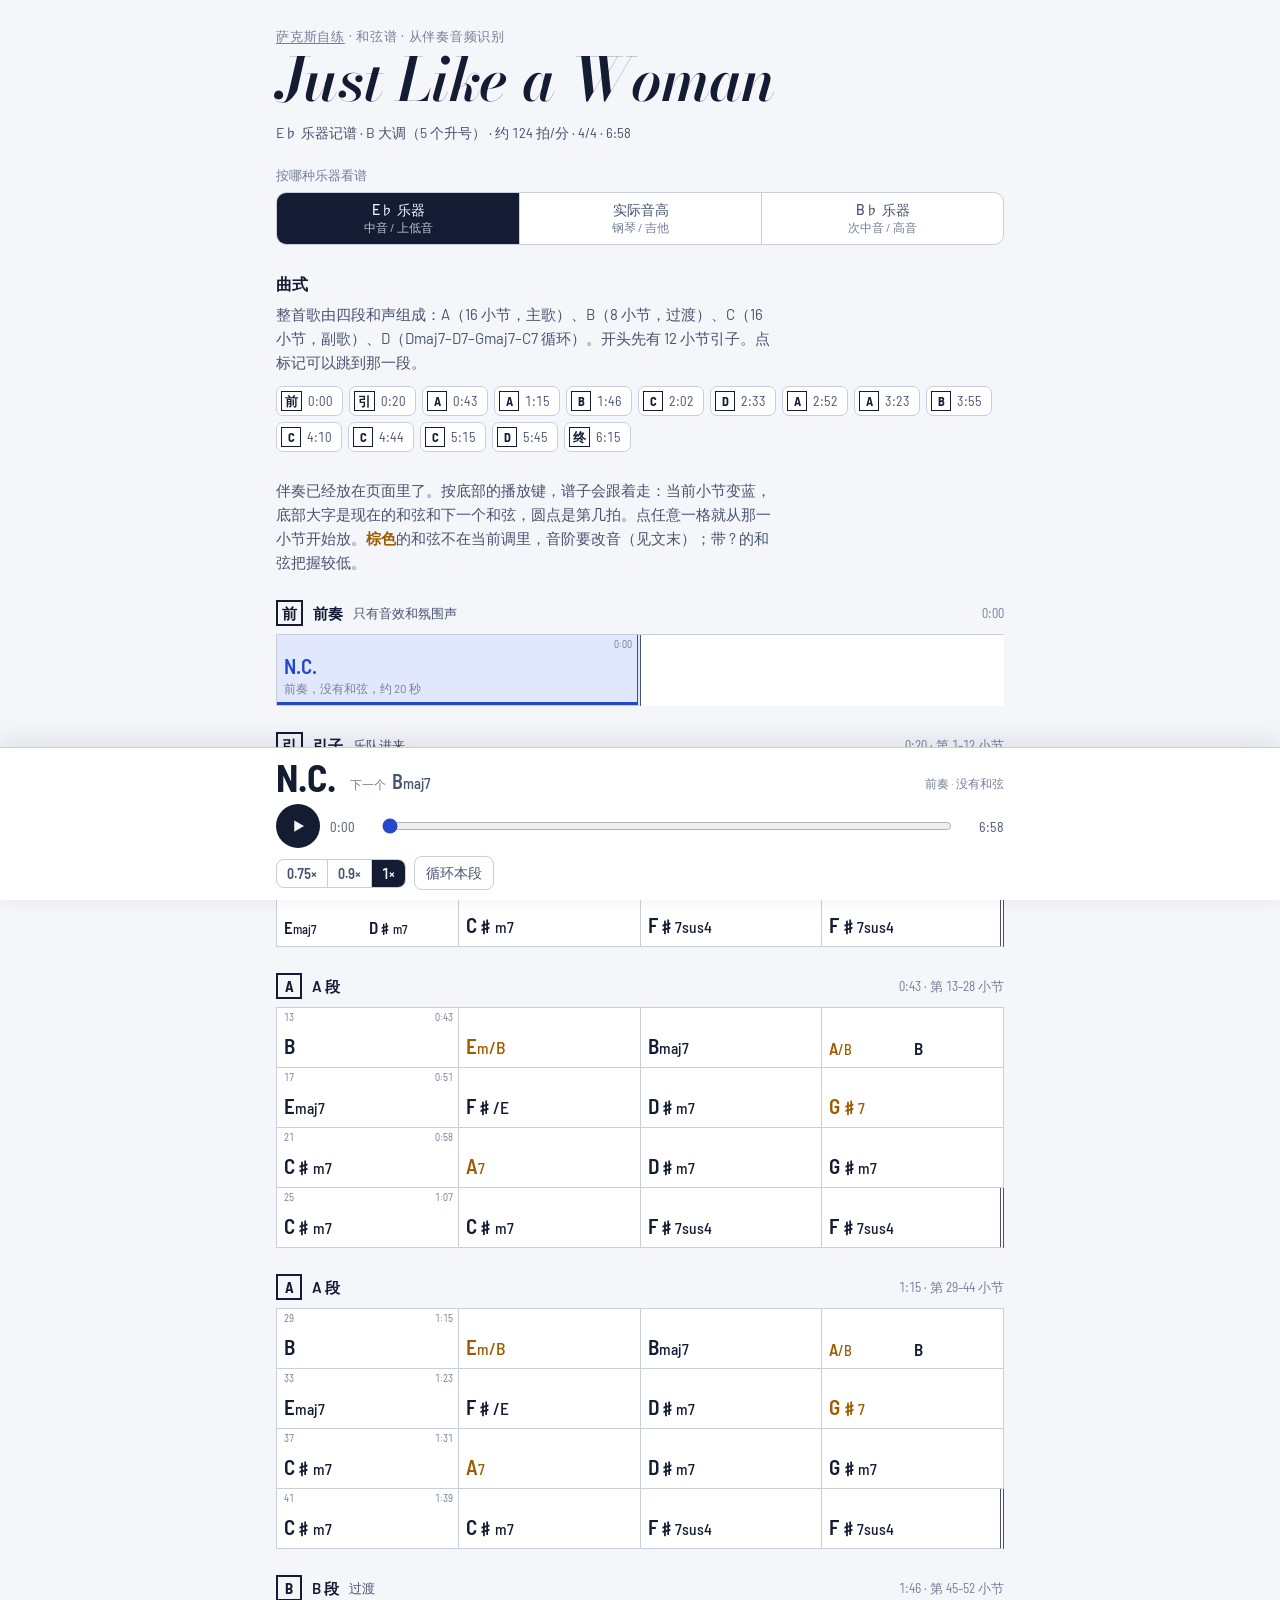
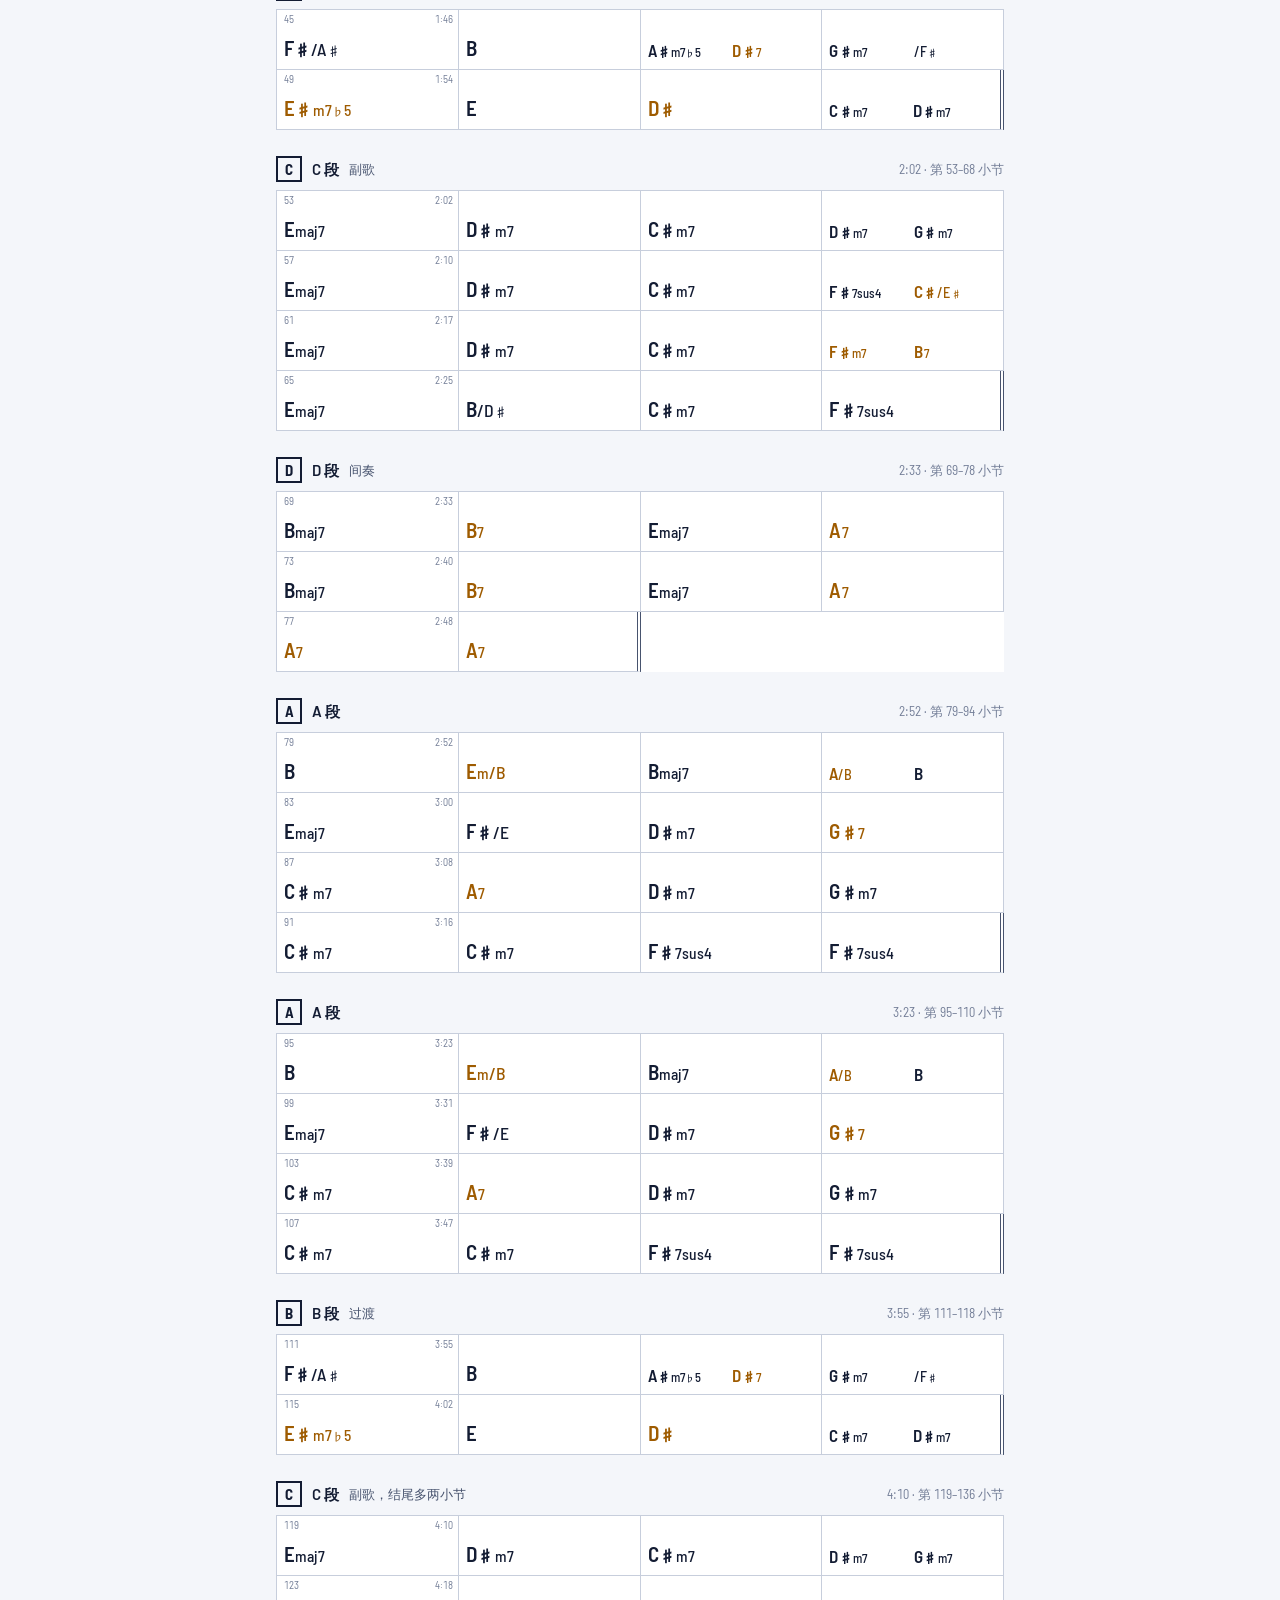
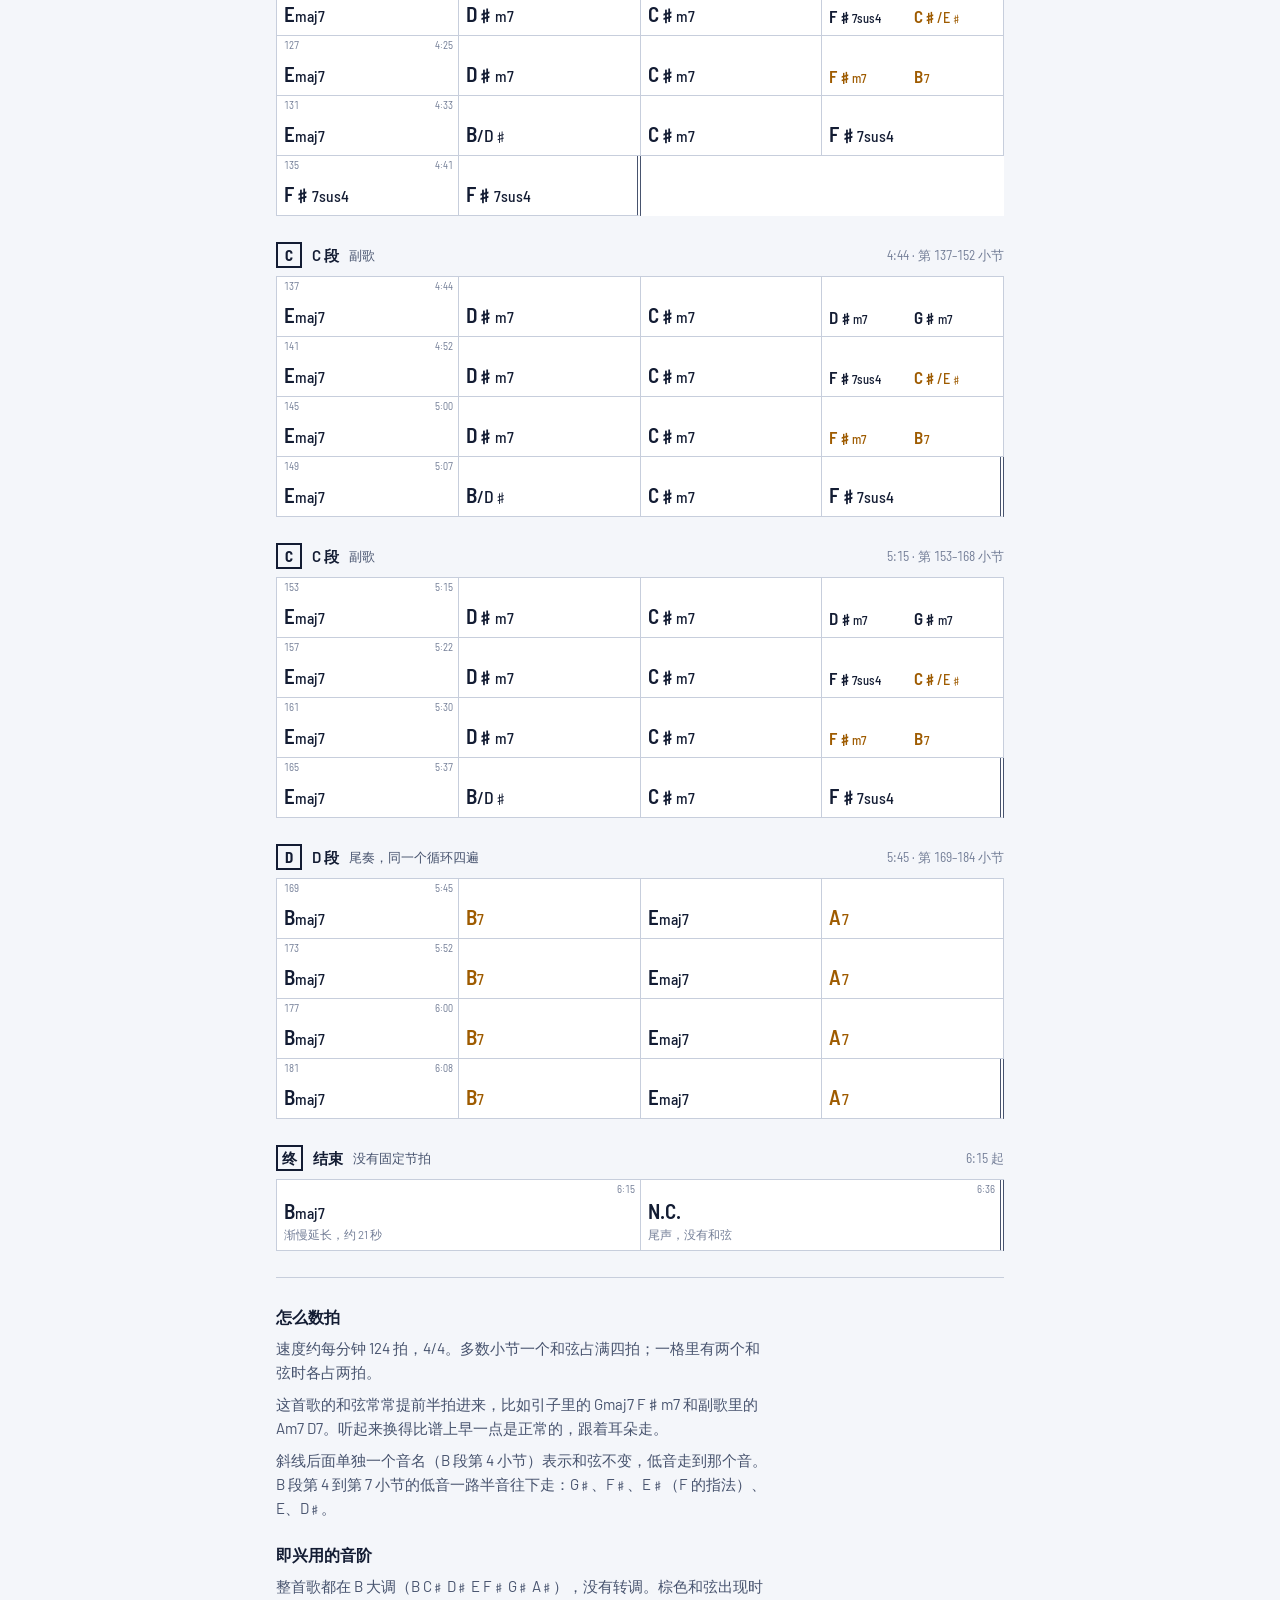
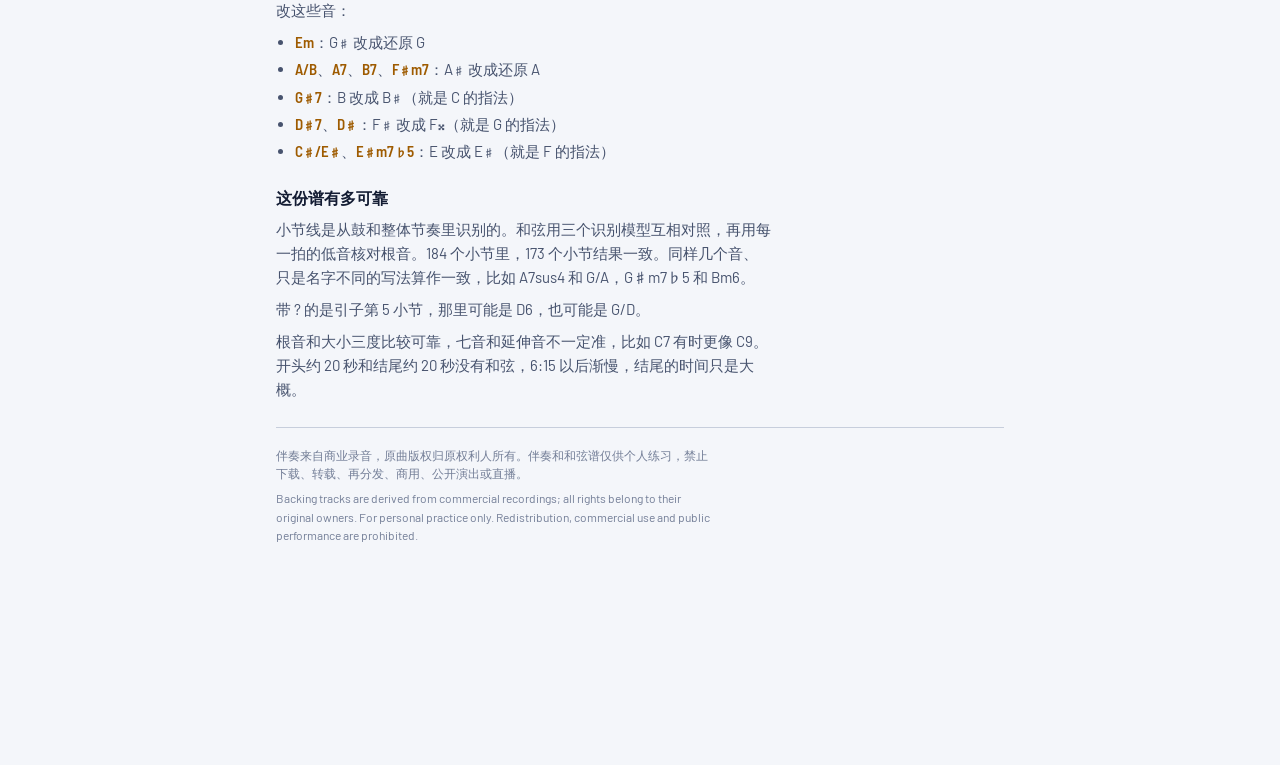
<file: songs/just-like-a-woman/index.html>
<!doctype html>
<html lang="zh-CN">
<head>
<meta charset="utf-8">
<meta name="viewport" content="width=device-width, initial-scale=1, viewport-fit=cover">
<style>:root{color-scheme:light;padding-top:env(safe-area-inset-top,0px);padding-bottom:env(safe-area-inset-bottom,0px)}body{margin:0;font:14px system-ui,sans-serif}img{max-width:100%}[hidden]{display:none!important}</style>
<title>Just Like a Woman 和弦谱</title>
</head>
<body>
<link rel="stylesheet" href="https://fonts.googleapis.com/css2?family=Barlow+Semi+Condensed:wght@500;600;700&family=Barlow:wght@400;500;600&family=Bodoni+Moda:ital,wght@1,600&display=swap">
<style>
:root{
  /* layout: a lead sheet read on a phone. Boxed rehearsal letters, systems of four bars, thin bar lines; header, index and notes stay quiet around the chart. */
  --paper:#F4F6FA; --sheet:#FFFFFF; --ink:#131C33; --ink-2:#47536E; --ink-3:#737E97;
  --rule:#C7CEDC; --accent:#2348C9; --accent-soft:#E1E8FD; --brass:#9E5B00;
  --float-bg:#131C33; --float-fg:#F4F6FA;
  --f-display:"Bodoni Moda","Bodoni 72",Didot,Georgia,"Songti SC",serif;
  --f-body:"Barlow",-apple-system,BlinkMacSystemFont,"PingFang SC","Hiragino Sans GB","Noto Sans SC","Microsoft YaHei",sans-serif;
  --f-chord:"Barlow Semi Condensed","Roboto Condensed","Arial Narrow","PingFang SC","Noto Sans SC",sans-serif;
}
@media (prefers-color-scheme: dark){
  :root:not([data-theme="light"]){
    --paper:#0D1222; --sheet:#151C32; --ink:#E9EDF6; --ink-2:#B0B9CE; --ink-3:#8590AA;
    --rule:#2E3958; --accent:#8EACFF; --accent-soft:#213162; --brass:#E6B05A;
    --float-bg:#E9EDF6; --float-fg:#0D1222; color-scheme:dark;
  }
}
:root[data-theme="dark"]{
  --paper:#0D1222; --sheet:#151C32; --ink:#E9EDF6; --ink-2:#B0B9CE; --ink-3:#8590AA;
  --rule:#2E3958; --accent:#8EACFF; --accent-soft:#213162; --brass:#E6B05A;
  --float-bg:#E9EDF6; --float-fg:#0D1222; color-scheme:dark;
}
*{box-sizing:border-box}
body{background:var(--paper);color:var(--ink);font-family:var(--f-body);font-size:15px;line-height:1.6;-webkit-text-size-adjust:100%}
.wrap{max-width:760px;margin-inline:auto;padding-inline:16px;padding-block:26px 220px;display:flex;flex-direction:column;gap:26px}
.eyebrow{margin:0;font-size:12.5px;letter-spacing:.06em;color:var(--ink-3)}
h1{margin:2px 0 0;font-family:var(--f-display);font-style:italic;font-weight:600;font-size:clamp(40px,12vw,60px);line-height:1.04;letter-spacing:-.01em;text-wrap:balance}
.meta{margin:12px 0 0;color:var(--ink-2);font-size:14px}
.meta .tempo{font-family:var(--f-chord);font-variant-numeric:tabular-nums;white-space:nowrap}
.seg-title{margin:20px 0 6px;font-size:13px;color:var(--ink-3)}
.seg{display:grid;grid-template-columns:repeat(3,minmax(0,1fr));border:1px solid var(--rule);border-radius:10px;overflow:hidden;background:var(--sheet)}
.seg input{position:absolute;opacity:0;width:1px;height:1px;pointer-events:none}
.seg label{display:flex;flex-direction:column;align-items:center;gap:1px;padding:8px 4px 9px;min-width:0;cursor:pointer;color:var(--ink-2);border-left:1px solid var(--rule);font-size:14px;font-weight:500;line-height:1.3;text-align:center}
.seg label:first-of-type{border-left:0}
.seg label small{font-size:11.5px;font-weight:400;color:var(--ink-3)}
.seg input:checked + label{background:var(--ink);color:var(--paper)}
.seg input:checked + label small{color:var(--paper);opacity:.75}
.seg input:focus-visible + label{outline:2px solid var(--accent);outline-offset:-3px}
.form h2,.notes h2{margin:0 0 6px;font-size:16px;font-weight:600}
.form p{margin:0 0 12px;color:var(--ink-2);max-width:62ch}
.chips{display:flex;flex-wrap:wrap;gap:6px}
.chip{display:inline-flex;align-items:center;gap:6px;padding:4px 9px 4px 4px;border:1px solid var(--rule);border-radius:7px;background:var(--sheet);color:var(--ink-2);text-decoration:none;font-family:var(--f-chord);font-size:13.5px;font-variant-numeric:tabular-nums;line-height:1.2}
.chip b{display:inline-flex;align-items:center;justify-content:center;min-width:20px;height:20px;padding:0 3px;border:1.5px solid var(--ink);color:var(--ink);font-size:12.5px;font-weight:700}
.chip i{font-style:normal;font-size:11.5px;color:var(--ink-3)}
.chip:focus-visible{outline:2px solid var(--accent);outline-offset:2px}
.how{margin:0;color:var(--ink-2);max-width:62ch}
.how .brass{color:var(--brass);font-weight:600}
.chart{display:flex;flex-direction:column;gap:26px}
.sec{display:flex;flex-direction:column;gap:8px;scroll-margin-top:calc(12px + env(safe-area-inset-top,0px))}
.sec-h{display:flex;align-items:center;flex-wrap:wrap;gap:4px 10px}
.mark{display:inline-flex;align-items:center;justify-content:center;min-width:26px;height:26px;padding:0 4px;border:2px solid var(--ink);font-family:var(--f-chord);font-weight:700;font-size:15px;line-height:1}
.sec-h h2{margin:0;font-size:15px;font-weight:600}
.sub{color:var(--ink-2);font-size:13px}
.when{margin-left:auto;color:var(--ink-3);font-family:var(--f-chord);font-size:13px;font-variant-numeric:tabular-nums;white-space:nowrap}
.sys{display:grid;grid-template-columns:repeat(4,minmax(0,1fr));background:var(--sheet);border-top:1px solid var(--rule);border-left:1px solid var(--rule)}
.bar{appearance:none;-webkit-appearance:none;position:relative;display:flex;flex-direction:column;justify-content:flex-end;min-width:0;min-height:60px;margin:0;padding:19px 4px 9px 7px;border:0;border-right:1px solid var(--rule);border-bottom:1px solid var(--rule);border-radius:0;background:none;color:inherit;font:inherit;text-align:left;cursor:pointer;touch-action:manipulation;-webkit-tap-highlight-color:transparent}
.bar.end{border-right:4px double var(--ink-2)}
.bar.wide{grid-column:span 2}
.bar:focus-visible{outline:2px solid var(--accent);outline-offset:-2px;z-index:1}
.bar.on{background:var(--accent-soft);box-shadow:inset 0 -3px 0 var(--accent)}
@media (hover:hover){.bar:not(.on):hover{background:color-mix(in srgb,var(--accent-soft) 45%,transparent)}}
.lbl{position:absolute;top:4px;left:7px;right:5px;display:flex;justify-content:space-between;font-family:var(--f-chord);font-size:10.5px;line-height:1;color:var(--ink-3);font-variant-numeric:tabular-nums}
.chs{display:grid;grid-template-columns:minmax(0,1fr);align-items:baseline;width:100%;font-family:var(--f-chord);white-space:nowrap}
.ch{min-width:0;font-weight:600;font-size:clamp(15px,4.7vw,21px);line-height:1.15}
.chs.multi{display:flex;flex-wrap:wrap;align-items:baseline;row-gap:1px}
.chs.multi .ch{flex:0 0 auto;padding-right:.35em;font-size:clamp(12.5px,3.75vw,17px)}
.ch .q{margin-left:.03em;font-weight:500;font-size:.74em}
.ch .sl{font-weight:500;font-size:.84em}
.ac{font-style:normal;font-family:"Noto Sans Symbols","Segoe UI Symbol","Apple Symbols","Noto Sans Symbols 2",sans-serif;font-size:.8em;margin-left:.02em}
.ch.out{color:var(--brass)}
.ch.unsure::after{content:"?";margin-left:1px;font-size:.62em;font-weight:500;color:var(--ink-3);vertical-align:.5em}
.cap{margin-top:3px;font-size:11.5px;line-height:1.3;color:var(--ink-3)}
.notes{display:flex;flex-direction:column;gap:22px;padding-top:26px;border-top:1px solid var(--rule)}
.notes p{margin:0 0 8px;color:var(--ink-2);max-width:62ch}
.notes p:last-child{margin-bottom:0}
.notes ul{margin:0;padding-left:1.25em;display:flex;flex-direction:column;gap:3px;color:var(--ink-2);max-width:62ch}
.cn{font-family:var(--f-chord);font-weight:600;color:var(--brass)}
.bar.on .chs.multi .ch:not(.now){opacity:.38}
.bar.on .ch.now{color:var(--accent)}
.player{position:fixed;left:0;right:0;bottom:0;z-index:5;background:var(--sheet);border-top:1px solid var(--rule);box-shadow:0 -6px 24px rgb(19 28 51 / .10);padding-bottom:env(safe-area-inset-bottom,0px)}
.pl-in{max-width:760px;margin-inline:auto;padding-inline:16px;padding-block:10px 10px;display:flex;flex-direction:column;gap:8px}
.now-row{display:grid;grid-template-columns:minmax(0,auto) minmax(0,1fr) auto;align-items:end;gap:6px 14px}
.now-ch{min-width:0;font-family:var(--f-chord);font-weight:700;font-size:38px;line-height:1;white-space:nowrap;color:var(--ink)}
.now-ch .q{font-weight:500;font-size:.66em;margin-left:.03em}
.now-ch .sl{font-weight:500;font-size:.72em}
.now-ch.out{color:var(--brass)}
.next{min-width:0;display:flex;align-items:baseline;gap:6px;color:var(--ink-2);white-space:nowrap;overflow:hidden;padding-bottom:2px}
.next .k{font-size:12px;color:var(--ink-3)}
.next .nc{font-family:var(--f-chord);font-weight:600;font-size:20px;line-height:1}
.next .nc .q{font-weight:500;font-size:.74em}
.next .nc .sl{font-weight:500;font-size:.84em}
.pos{display:flex;flex-direction:column;align-items:flex-end;gap:5px;padding-bottom:3px}
.pos-lab{font-size:12px;color:var(--ink-3);font-variant-numeric:tabular-nums;white-space:nowrap}
.dots{display:flex;gap:5px}
.dots i{width:9px;height:9px;border-radius:50%;background:var(--rule)}
.dots i.on{background:var(--accent)}
.dots i:first-child{width:11px;height:11px;margin-top:-1px}
.dots[hidden]{display:none}
.ctl-row{display:flex;align-items:center;gap:10px}
.play{appearance:none;-webkit-appearance:none;flex:none;display:inline-flex;align-items:center;justify-content:center;width:44px;height:44px;border:0;border-radius:50%;background:var(--ink);color:var(--paper);cursor:pointer;touch-action:manipulation}
.play svg{width:18px;height:18px;fill:currentColor}
.play:focus-visible,.opt:focus-visible,.spd button:focus-visible{outline:2px solid var(--accent);outline-offset:2px}
.tm{flex:none;font-family:var(--f-chord);font-size:13.5px;color:var(--ink-2);font-variant-numeric:tabular-nums;min-width:3.1em}
.tm.r{text-align:right}
#seek{flex:1;min-width:0;margin:0;accent-color:var(--accent);height:28px}
.opt-row{display:flex;align-items:center;flex-wrap:wrap;gap:8px}
.spd{display:inline-flex;border:1px solid var(--rule);border-radius:8px;overflow:hidden}
.spd button{appearance:none;-webkit-appearance:none;border:0;border-left:1px solid var(--rule);background:none;color:var(--ink-2);font-family:var(--f-chord);font-size:14px;font-weight:600;padding:5px 10px;cursor:pointer;font-variant-numeric:tabular-nums}
.spd button:first-child{border-left:0}
.spd button[aria-pressed="true"]{background:var(--ink);color:var(--paper)}
.opt{appearance:none;-webkit-appearance:none;border:1px solid var(--rule);border-radius:8px;background:none;color:var(--ink-2);font:inherit;font-size:13.5px;padding:5px 11px;cursor:pointer}
.opt[aria-pressed="true"]{background:var(--accent-soft);border-color:var(--accent);color:var(--ink)}
.status{font-size:12.5px;color:var(--ink-3);min-width:0}
.err{font-size:13px;color:var(--ink-2);display:flex;flex-direction:column;gap:6px}
.err input{font:inherit;font-size:13px;max-width:100%}
@media (max-width:360px){.now-ch{font-size:32px}.next .nc{font-size:17px}}
@media (max-width:339px){.sys{grid-template-columns:repeat(2,minmax(0,1fr))}.bar.wide{grid-column:span 1}}
@media (prefers-reduced-motion:no-preference){.bar{transition:background-color .12s}}
.eyebrow a.home{color:inherit;text-decoration:underline;text-underline-offset:2px}.eyebrow a.home:focus-visible{outline:2px solid var(--accent);outline-offset:2px}
.legal{padding-top:18px;border-top:1px solid var(--rule);font-size:12px;line-height:1.55;color:var(--ink-3)}
.legal p{margin:0 0 6px;max-width:62ch}
.legal p:last-child{margin-bottom:0}
</style>
<div class="wrap">
<header>
<p class="eyebrow"><a href="../../index.html" class="home">萨克斯自练</a> · 和弦谱 · 从伴奏音频识别</p>
<h1>Just Like a Woman</h1>
<p class="meta"><span class="" data-mode="alto">E♭ 乐器记谱 · B 大调（5 个升号）</span><span class="" data-mode="concert" hidden>实际音高 · D 大调</span><span class="" data-mode="tenor" hidden>B♭ 乐器记谱 · E 大调（4 个升号）</span> · <span class="tempo">约 124 拍/分 · 4/4 · 6:58</span></p>
<p class="seg-title" id="seg-title">按哪种乐器看谱</p>
<div class="seg" role="radiogroup" aria-labelledby="seg-title">
<input type="radio" name="keymode" id="k-alto" value="alto" checked><label for="k-alto">E♭ 乐器<small>中音 / 上低音</small></label>
<input type="radio" name="keymode" id="k-concert" value="concert"><label for="k-concert">实际音高<small>钢琴 / 吉他</small></label>
<input type="radio" name="keymode" id="k-tenor" value="tenor"><label for="k-tenor">B♭ 乐器<small>次中音 / 高音</small></label>
</div>
</header>
<nav class="form" aria-labelledby="form-h">
<h2 id="form-h">曲式</h2>
<p>整首歌由四段和声组成：A（16 小节，主歌）、B（8 小节，过渡）、C（16 小节，副歌）、D（Dmaj7–D7–Gmaj7–C7 循环）。开头先有 12 小节引子。点标记可以跳到那一段。</p>
<div class="chips"><a class="chip" href="#s0"><b>前</b>0:00</a><a class="chip" href="#s1"><b>引</b>0:20</a><a class="chip" href="#s2"><b>A</b>0:43</a><a class="chip" href="#s3"><b>A</b>1:15</a><a class="chip" href="#s4"><b>B</b>1:46</a><a class="chip" href="#s5"><b>C</b>2:02</a><a class="chip" href="#s6"><b>D</b>2:33</a><a class="chip" href="#s7"><b>A</b>2:52</a><a class="chip" href="#s8"><b>A</b>3:23</a><a class="chip" href="#s9"><b>B</b>3:55</a><a class="chip" href="#s10"><b>C</b>4:10</a><a class="chip" href="#s11"><b>C</b>4:44</a><a class="chip" href="#s12"><b>C</b>5:15</a><a class="chip" href="#s13"><b>D</b>5:45</a><a class="chip" href="#s14"><b>终</b>6:15</a></div>
</nav>
<p class="how">伴奏已经放在页面里了。按底部的播放键，谱子会跟着走：当前小节变蓝，底部大字是现在的和弦和下一个和弦，圆点是第几拍。点任意一格就从那一小节开始放。<span class="brass">棕色</span>的和弦不在当前调里，音阶要改音（见文末）；带 ? 的和弦把握较低。</p>
<main class="chart"><section class="sec" id="s0"><header class="sec-h"><span class="mark">前</span><h2>前奏</h2><span class="sub">只有音效和氛围声</span><span class="when">0:00</span></header><div class="sys"><button class="bar end wide" type="button" data-t="0.00" data-si="0" data-sec="前奏" data-lab="没有和弦" aria-label="从没有和弦开始播放，0:00"><span class="lbl"><span></span><span>0:00</span></span><span class="chs"><span class="ch" data-nc="" data-t="0.00"><span class="r">N.C.</span></span></span><span class="cap">前奏，没有和弦，约 20 秒</span></button></div></section><section class="sec" id="s1"><header class="sec-h"><span class="mark">引</span><h2>引子</h2><span class="sub">乐队进来</span><span class="when">0:20 · 第 1–12 小节</span></header><div class="sys"><button class="bar" type="button" data-t="20.72" data-si="1" data-beats="20.72,21.18,21.65,22.11" data-sec="引子" data-lab="第 1 小节" aria-label="从第 1 小节开始播放，0:20"><span class="lbl"><span>1</span><span>0:20</span></span><span class="chs"><span class="ch" data-r="2" data-q="maj7" data-t="20.72"><span class="r">B</span><span class="q">maj7</span></span></span></button><button class="bar" type="button" data-t="22.59" data-si="1" data-beats="22.59,23.05,23.51,23.99" data-sec="引子" data-lab="第 2 小节" aria-label="从第 2 小节开始播放，0:22"><span class="chs"><span class="ch" data-r="2" data-q="maj7" data-t="22.59"><span class="r">B</span><span class="q">maj7</span></span></span></button><button class="bar" type="button" data-t="24.44" data-si="1" data-beats="24.44,24.91,25.36,25.82" data-sec="引子" data-lab="第 3 小节" aria-label="从第 3 小节开始播放，0:24"><span class="chs multi" style="grid-template-columns:2fr 2fr"><span class="ch" data-r="7" data-q="maj7" data-t="24.44" style="min-width:50%"><span class="r">E</span><span class="q">maj7</span></span><span class="ch" data-r="6" data-q="m7" data-t="25.36" style="min-width:50%"><span class="r">D<i class="ac">♯</i></span><span class="q">m7</span></span></span></button><button class="bar" type="button" data-t="26.29" data-si="1" data-beats="26.29,26.76,27.24,27.70" data-sec="引子" data-lab="第 4 小节" aria-label="从第 4 小节开始播放，0:26"><span class="chs"><span class="ch" data-r="4" data-q="m7" data-t="26.29"><span class="r">C<i class="ac">♯</i></span><span class="q">m7</span></span></span></button><button class="bar" type="button" data-t="28.18" data-si="1" data-beats="28.18,28.64,29.12,29.56" data-sec="引子" data-lab="第 5 小节" aria-label="从第 5 小节开始播放，0:28"><span class="lbl"><span>5</span><span>0:28</span></span><span class="chs"><span class="ch unsure" data-r="2" data-q="6" data-t="28.18"><span class="r">B</span><span class="q">6</span></span></span></button><button class="bar" type="button" data-t="30.03" data-si="1" data-beats="30.03,30.50,30.97,31.45" data-sec="引子" data-lab="第 6 小节" aria-label="从第 6 小节开始播放，0:30"><span class="chs"><span class="ch" data-r="2" data-q="maj7" data-t="30.03"><span class="r">B</span><span class="q">maj7</span></span></span></button><button class="bar" type="button" data-t="31.91" data-si="1" data-beats="31.91,32.38,32.86,33.31" data-sec="引子" data-lab="第 7 小节" aria-label="从第 7 小节开始播放，0:31"><span class="chs multi" style="grid-template-columns:2fr 2fr"><span class="ch" data-r="7" data-q="maj7" data-t="31.91" style="min-width:50%"><span class="r">E</span><span class="q">maj7</span></span><span class="ch" data-r="6" data-q="m7" data-t="32.86" style="min-width:50%"><span class="r">D<i class="ac">♯</i></span><span class="q">m7</span></span></span></button><button class="bar" type="button" data-t="33.79" data-si="1" data-beats="33.79,34.25,34.70,35.15" data-sec="引子" data-lab="第 8 小节" aria-label="从第 8 小节开始播放，0:33"><span class="chs multi" style="grid-template-columns:2fr 2fr"><span class="ch" data-r="4" data-q="m7" data-t="33.79" style="min-width:50%"><span class="r">C<i class="ac">♯</i></span><span class="q">m7</span></span><span class="ch" data-r="6" data-q="m7" data-t="34.70" style="min-width:50%"><span class="r">D<i class="ac">♯</i></span><span class="q">m7</span></span></span></button><button class="bar" type="button" data-t="35.61" data-si="1" data-beats="35.61,36.10,36.56,37.03" data-sec="引子" data-lab="第 9 小节" aria-label="从第 9 小节开始播放，0:35"><span class="lbl"><span>9</span><span>0:35</span></span><span class="chs multi" style="grid-template-columns:2fr 2fr"><span class="ch" data-r="7" data-q="maj7" data-t="35.61" style="min-width:50%"><span class="r">E</span><span class="q">maj7</span></span><span class="ch" data-r="6" data-q="m7" data-t="36.56" style="min-width:50%"><span class="r">D<i class="ac">♯</i></span><span class="q">m7</span></span></span></button><button class="bar" type="button" data-t="37.52" data-si="1" data-beats="37.52,37.99,38.46,38.94" data-sec="引子" data-lab="第 10 小节" aria-label="从第 10 小节开始播放，0:37"><span class="chs"><span class="ch" data-r="4" data-q="m7" data-t="37.52"><span class="r">C<i class="ac">♯</i></span><span class="q">m7</span></span></span></button><button class="bar" type="button" data-t="39.43" data-si="1" data-beats="39.43,39.91,40.38,40.84" data-sec="引子" data-lab="第 11 小节" aria-label="从第 11 小节开始播放，0:39"><span class="chs"><span class="ch" data-r="9" data-q="7sus4" data-t="39.43"><span class="r">F<i class="ac">♯</i></span><span class="q">7sus4</span></span></span></button><button class="bar end" type="button" data-t="41.31" data-si="1" data-beats="41.31,41.77,42.25,42.74" data-sec="引子" data-lab="第 12 小节" aria-label="从第 12 小节开始播放，0:41"><span class="chs"><span class="ch" data-r="9" data-q="7sus4" data-t="41.31"><span class="r">F<i class="ac">♯</i></span><span class="q">7sus4</span></span></span></button></div></section><section class="sec" id="s2"><header class="sec-h"><span class="mark">A</span><h2>A 段</h2><span class="when">0:43 · 第 13–28 小节</span></header><div class="sys"><button class="bar" type="button" data-t="43.21" data-si="2" data-beats="43.21,43.70,44.20,44.70" data-sec="A 段" data-lab="第 13 小节" aria-label="从第 13 小节开始播放，0:43"><span class="lbl"><span>13</span><span>0:43</span></span><span class="chs"><span class="ch" data-r="2" data-q="" data-t="43.21"><span class="r">B</span></span></span></button><button class="bar" type="button" data-t="45.22" data-si="2" data-beats="45.22,45.70,46.18,46.64" data-sec="A 段" data-lab="第 14 小节" aria-label="从第 14 小节开始播放，0:45"><span class="chs"><span class="ch out" data-r="7" data-q="m" data-b="2" data-t="45.22"><span class="r">E</span><span class="q">m</span><span class="sl">/B</span></span></span></button><button class="bar" type="button" data-t="47.13" data-si="2" data-beats="47.13,47.60,48.10,48.56" data-sec="A 段" data-lab="第 15 小节" aria-label="从第 15 小节开始播放，0:47"><span class="chs"><span class="ch" data-r="2" data-q="maj7" data-t="47.13"><span class="r">B</span><span class="q">maj7</span></span></span></button><button class="bar" type="button" data-t="49.04" data-si="2" data-beats="49.04,49.52,50.02,50.50" data-sec="A 段" data-lab="第 16 小节" aria-label="从第 16 小节开始播放，0:49"><span class="chs multi" style="grid-template-columns:2fr 2fr"><span class="ch out" data-r="0" data-q="" data-b="2" data-t="49.04" style="min-width:50%"><span class="r">A</span><span class="sl">/B</span></span><span class="ch" data-r="2" data-q="" data-t="50.02" style="min-width:50%"><span class="r">B</span></span></span></button><button class="bar" type="button" data-t="51.02" data-si="2" data-beats="51.02,51.52,52.01,52.47" data-sec="A 段" data-lab="第 17 小节" aria-label="从第 17 小节开始播放，0:51"><span class="lbl"><span>17</span><span>0:51</span></span><span class="chs"><span class="ch" data-r="7" data-q="maj7" data-t="51.02"><span class="r">E</span><span class="q">maj7</span></span></span></button><button class="bar" type="button" data-t="52.98" data-si="2" data-beats="52.98,53.48,53.96,54.46" data-sec="A 段" data-lab="第 18 小节" aria-label="从第 18 小节开始播放，0:52"><span class="chs"><span class="ch" data-r="9" data-q="" data-b="7" data-t="52.98"><span class="r">F<i class="ac">♯</i></span><span class="sl">/E</span></span></span></button><button class="bar" type="button" data-t="54.99" data-si="2" data-beats="54.99,55.47,55.94,56.41" data-sec="A 段" data-lab="第 19 小节" aria-label="从第 19 小节开始播放，0:54"><span class="chs"><span class="ch" data-r="6" data-q="m7" data-t="54.99"><span class="r">D<i class="ac">♯</i></span><span class="q">m7</span></span></span></button><button class="bar" type="button" data-t="56.90" data-si="2" data-beats="56.90,57.41,57.96,58.45" data-sec="A 段" data-lab="第 20 小节" aria-label="从第 20 小节开始播放，0:56"><span class="chs"><span class="ch out" data-r="11" data-q="7" data-t="56.90"><span class="r">G<i class="ac">♯</i></span><span class="q">7</span></span></span></button><button class="bar" type="button" data-t="58.99" data-si="2" data-beats="58.99,59.51,59.99,60.45" data-sec="A 段" data-lab="第 21 小节" aria-label="从第 21 小节开始播放，0:58"><span class="lbl"><span>21</span><span>0:58</span></span><span class="chs"><span class="ch" data-r="4" data-q="m7" data-t="58.99"><span class="r">C<i class="ac">♯</i></span><span class="q">m7</span></span></span></button><button class="bar" type="button" data-t="60.95" data-si="2" data-beats="60.95,61.41,61.89,62.38" data-sec="A 段" data-lab="第 22 小节" aria-label="从第 22 小节开始播放，1:00"><span class="chs"><span class="ch out" data-r="0" data-q="7" data-t="60.95"><span class="r">A</span><span class="q">7</span></span></span></button><button class="bar" type="button" data-t="62.91" data-si="2" data-beats="62.91,63.43,63.93,64.44" data-sec="A 段" data-lab="第 23 小节" aria-label="从第 23 小节开始播放，1:02"><span class="chs"><span class="ch" data-r="6" data-q="m7" data-t="62.91"><span class="r">D<i class="ac">♯</i></span><span class="q">m7</span></span></span></button><button class="bar" type="button" data-t="64.95" data-si="2" data-beats="64.95,65.44,65.95,66.47" data-sec="A 段" data-lab="第 24 小节" aria-label="从第 24 小节开始播放，1:04"><span class="chs"><span class="ch" data-r="11" data-q="m7" data-t="64.95"><span class="r">G<i class="ac">♯</i></span><span class="q">m7</span></span></span></button><button class="bar" type="button" data-t="67.00" data-si="2" data-beats="67.00,67.51,67.99,68.52" data-sec="A 段" data-lab="第 25 小节" aria-label="从第 25 小节开始播放，1:07"><span class="lbl"><span>25</span><span>1:07</span></span><span class="chs"><span class="ch" data-r="4" data-q="m7" data-t="67.00"><span class="r">C<i class="ac">♯</i></span><span class="q">m7</span></span></span></button><button class="bar" type="button" data-t="69.02" data-si="2" data-beats="69.02,69.55,70.06,70.54" data-sec="A 段" data-lab="第 26 小节" aria-label="从第 26 小节开始播放，1:09"><span class="chs"><span class="ch" data-r="4" data-q="m7" data-t="69.02"><span class="r">C<i class="ac">♯</i></span><span class="q">m7</span></span></span></button><button class="bar" type="button" data-t="71.06" data-si="2" data-beats="71.06,71.59,72.10,72.61" data-sec="A 段" data-lab="第 27 小节" aria-label="从第 27 小节开始播放，1:11"><span class="chs"><span class="ch" data-r="9" data-q="7sus4" data-t="71.06"><span class="r">F<i class="ac">♯</i></span><span class="q">7sus4</span></span></span></button><button class="bar end" type="button" data-t="73.10" data-si="2" data-beats="73.10,73.62,74.12,74.61" data-sec="A 段" data-lab="第 28 小节" aria-label="从第 28 小节开始播放，1:13"><span class="chs"><span class="ch" data-r="9" data-q="7sus4" data-t="73.10"><span class="r">F<i class="ac">♯</i></span><span class="q">7sus4</span></span></span></button></div></section><section class="sec" id="s3"><header class="sec-h"><span class="mark">A</span><h2>A 段</h2><span class="when">1:15 · 第 29–44 小节</span></header><div class="sys"><button class="bar" type="button" data-t="75.10" data-si="3" data-beats="75.10,75.59,76.07,76.57" data-sec="A 段" data-lab="第 29 小节" aria-label="从第 29 小节开始播放，1:15"><span class="lbl"><span>29</span><span>1:15</span></span><span class="chs"><span class="ch" data-r="2" data-q="" data-t="75.10"><span class="r">B</span></span></span></button><button class="bar" type="button" data-t="77.06" data-si="3" data-beats="77.06,77.56,78.06,78.56" data-sec="A 段" data-lab="第 30 小节" aria-label="从第 30 小节开始播放，1:17"><span class="chs"><span class="ch out" data-r="7" data-q="m" data-b="2" data-t="77.06"><span class="r">E</span><span class="q">m</span><span class="sl">/B</span></span></span></button><button class="bar" type="button" data-t="79.05" data-si="3" data-beats="79.05,79.53,80.02,80.52" data-sec="A 段" data-lab="第 31 小节" aria-label="从第 31 小节开始播放，1:19"><span class="chs"><span class="ch" data-r="2" data-q="maj7" data-t="79.05"><span class="r">B</span><span class="q">maj7</span></span></span></button><button class="bar" type="button" data-t="81.02" data-si="3" data-beats="81.02,81.51,82.01,82.52" data-sec="A 段" data-lab="第 32 小节" aria-label="从第 32 小节开始播放，1:21"><span class="chs multi" style="grid-template-columns:2fr 2fr"><span class="ch out" data-r="0" data-q="" data-b="2" data-t="81.02" style="min-width:50%"><span class="r">A</span><span class="sl">/B</span></span><span class="ch" data-r="2" data-q="" data-t="82.01" style="min-width:50%"><span class="r">B</span></span></span></button><button class="bar" type="button" data-t="83.01" data-si="3" data-beats="83.01,83.50,84.01,84.51" data-sec="A 段" data-lab="第 33 小节" aria-label="从第 33 小节开始播放，1:23"><span class="lbl"><span>33</span><span>1:23</span></span><span class="chs"><span class="ch" data-r="7" data-q="maj7" data-t="83.01"><span class="r">E</span><span class="q">maj7</span></span></span></button><button class="bar" type="button" data-t="85.01" data-si="3" data-beats="85.01,85.50,86.03,86.54" data-sec="A 段" data-lab="第 34 小节" aria-label="从第 34 小节开始播放，1:25"><span class="chs"><span class="ch" data-r="9" data-q="" data-b="7" data-t="85.01"><span class="r">F<i class="ac">♯</i></span><span class="sl">/E</span></span></span></button><button class="bar" type="button" data-t="87.05" data-si="3" data-beats="87.05,87.55,88.04,88.54" data-sec="A 段" data-lab="第 35 小节" aria-label="从第 35 小节开始播放，1:27"><span class="chs"><span class="ch" data-r="6" data-q="m7" data-t="87.05"><span class="r">D<i class="ac">♯</i></span><span class="q">m7</span></span></span></button><button class="bar" type="button" data-t="89.04" data-si="3" data-beats="89.04,89.53,90.03,90.51" data-sec="A 段" data-lab="第 36 小节" aria-label="从第 36 小节开始播放，1:29"><span class="chs"><span class="ch out" data-r="11" data-q="7" data-t="89.04"><span class="r">G<i class="ac">♯</i></span><span class="q">7</span></span></span></button><button class="bar" type="button" data-t="91.03" data-si="3" data-beats="91.03,91.54,92.03,92.50" data-sec="A 段" data-lab="第 37 小节" aria-label="从第 37 小节开始播放，1:31"><span class="lbl"><span>37</span><span>1:31</span></span><span class="chs"><span class="ch" data-r="4" data-q="m7" data-t="91.03"><span class="r">C<i class="ac">♯</i></span><span class="q">m7</span></span></span></button><button class="bar" type="button" data-t="93.01" data-si="3" data-beats="93.01,93.50,94.00,94.50" data-sec="A 段" data-lab="第 38 小节" aria-label="从第 38 小节开始播放，1:33"><span class="chs"><span class="ch out" data-r="0" data-q="7" data-t="93.01"><span class="r">A</span><span class="q">7</span></span></span></button><button class="bar" type="button" data-t="95.00" data-si="3" data-beats="95.00,95.50,96.00,96.50" data-sec="A 段" data-lab="第 39 小节" aria-label="从第 39 小节开始播放，1:35"><span class="chs"><span class="ch" data-r="6" data-q="m7" data-t="95.00"><span class="r">D<i class="ac">♯</i></span><span class="q">m7</span></span></span></button><button class="bar" type="button" data-t="97.00" data-si="3" data-beats="97.00,97.50,97.99,98.50" data-sec="A 段" data-lab="第 40 小节" aria-label="从第 40 小节开始播放，1:37"><span class="chs"><span class="ch" data-r="11" data-q="m7" data-t="97.00"><span class="r">G<i class="ac">♯</i></span><span class="q">m7</span></span></span></button><button class="bar" type="button" data-t="99.00" data-si="3" data-beats="99.00,99.49,99.98,100.47" data-sec="A 段" data-lab="第 41 小节" aria-label="从第 41 小节开始播放，1:39"><span class="lbl"><span>41</span><span>1:39</span></span><span class="chs"><span class="ch" data-r="4" data-q="m7" data-t="99.00"><span class="r">C<i class="ac">♯</i></span><span class="q">m7</span></span></span></button><button class="bar" type="button" data-t="100.97" data-si="3" data-beats="100.97,101.45,101.95,102.44" data-sec="A 段" data-lab="第 42 小节" aria-label="从第 42 小节开始播放，1:40"><span class="chs"><span class="ch" data-r="4" data-q="m7" data-t="100.97"><span class="r">C<i class="ac">♯</i></span><span class="q">m7</span></span></span></button><button class="bar" type="button" data-t="102.94" data-si="3" data-beats="102.94,103.43,103.93,104.40" data-sec="A 段" data-lab="第 43 小节" aria-label="从第 43 小节开始播放，1:42"><span class="chs"><span class="ch" data-r="9" data-q="7sus4" data-t="102.94"><span class="r">F<i class="ac">♯</i></span><span class="q">7sus4</span></span></span></button><button class="bar end" type="button" data-t="104.90" data-si="3" data-beats="104.90,105.38,105.87,106.37" data-sec="A 段" data-lab="第 44 小节" aria-label="从第 44 小节开始播放，1:44"><span class="chs"><span class="ch" data-r="9" data-q="7sus4" data-t="104.90"><span class="r">F<i class="ac">♯</i></span><span class="q">7sus4</span></span></span></button></div></section><section class="sec" id="s4"><header class="sec-h"><span class="mark">B</span><h2>B 段</h2><span class="sub">过渡</span><span class="when">1:46 · 第 45–52 小节</span></header><div class="sys"><button class="bar" type="button" data-t="106.86" data-si="4" data-beats="106.86,107.34,107.86,108.36" data-sec="B 段" data-lab="第 45 小节" aria-label="从第 45 小节开始播放，1:46"><span class="lbl"><span>45</span><span>1:46</span></span><span class="chs"><span class="ch" data-r="9" data-q="" data-b="1" data-t="106.86"><span class="r">F<i class="ac">♯</i></span><span class="sl">/A<i class="ac">♯</i></span></span></span></button><button class="bar" type="button" data-t="108.85" data-si="4" data-beats="108.85,109.35,109.84,110.33" data-sec="B 段" data-lab="第 46 小节" aria-label="从第 46 小节开始播放，1:48"><span class="chs"><span class="ch" data-r="2" data-q="" data-t="108.85"><span class="r">B</span></span></span></button><button class="bar" type="button" data-t="110.82" data-si="4" data-beats="110.82,111.30,111.79,112.29" data-sec="B 段" data-lab="第 47 小节" aria-label="从第 47 小节开始播放，1:50"><span class="chs multi" style="grid-template-columns:2fr 2fr"><span class="ch" data-r="1" data-q="m7♭5" data-t="110.82" style="min-width:50%"><span class="r">A<i class="ac">♯</i></span><span class="q">m7<i class="ac">♭</i>5</span></span><span class="ch out" data-r="6" data-q="7" data-t="111.79" style="min-width:50%"><span class="r">D<i class="ac">♯</i></span><span class="q">7</span></span></span></button><button class="bar" type="button" data-t="112.77" data-si="4" data-beats="112.77,113.25,113.74,114.24" data-sec="B 段" data-lab="第 48 小节" aria-label="从第 48 小节开始播放，1:52"><span class="chs multi" style="grid-template-columns:2fr 2fr"><span class="ch" data-r="11" data-q="m7" data-t="112.77" style="min-width:50%"><span class="r">G<i class="ac">♯</i></span><span class="q">m7</span></span><span class="ch" data-r="11" data-q="m7" data-b="9" data-so="" data-t="113.74" style="min-width:50%"><span class="sl">/F<i class="ac">♯</i></span></span></span></button><button class="bar" type="button" data-t="114.73" data-si="4" data-beats="114.73,115.21,115.70,116.20" data-sec="B 段" data-lab="第 49 小节" aria-label="从第 49 小节开始播放，1:54"><span class="lbl"><span>49</span><span>1:54</span></span><span class="chs"><span class="ch out" data-r="8" data-q="m7♭5" data-t="114.73"><span class="r">E<i class="ac">♯</i></span><span class="q">m7<i class="ac">♭</i>5</span></span></span></button><button class="bar" type="button" data-t="116.69" data-si="4" data-beats="116.69,117.18,117.67,118.15" data-sec="B 段" data-lab="第 50 小节" aria-label="从第 50 小节开始播放，1:56"><span class="chs"><span class="ch" data-r="7" data-q="" data-t="116.69"><span class="r">E</span></span></span></button><button class="bar" type="button" data-t="118.65" data-si="4" data-beats="118.65,119.13,119.60,120.08" data-sec="B 段" data-lab="第 51 小节" aria-label="从第 51 小节开始播放，1:58"><span class="chs"><span class="ch out" data-r="6" data-q="" data-t="118.65"><span class="r">D<i class="ac">♯</i></span></span></span></button><button class="bar end" type="button" data-t="120.55" data-si="4" data-beats="120.55,121.02,121.49,121.97" data-sec="B 段" data-lab="第 52 小节" aria-label="从第 52 小节开始播放，2:00"><span class="chs multi" style="grid-template-columns:2fr 2fr"><span class="ch" data-r="4" data-q="m7" data-t="120.55" style="min-width:50%"><span class="r">C<i class="ac">♯</i></span><span class="q">m7</span></span><span class="ch" data-r="6" data-q="m7" data-t="121.49" style="min-width:50%"><span class="r">D<i class="ac">♯</i></span><span class="q">m7</span></span></span></button></div></section><section class="sec" id="s5"><header class="sec-h"><span class="mark">C</span><h2>C 段</h2><span class="sub">副歌</span><span class="when">2:02 · 第 53–68 小节</span></header><div class="sys"><button class="bar" type="button" data-t="122.46" data-si="5" data-beats="122.46,122.96,123.44,123.91" data-sec="C 段" data-lab="第 53 小节" aria-label="从第 53 小节开始播放，2:02"><span class="lbl"><span>53</span><span>2:02</span></span><span class="chs"><span class="ch" data-r="7" data-q="maj7" data-t="122.46"><span class="r">E</span><span class="q">maj7</span></span></span></button><button class="bar" type="button" data-t="124.39" data-si="5" data-beats="124.39,124.88,125.37,125.84" data-sec="C 段" data-lab="第 54 小节" aria-label="从第 54 小节开始播放，2:04"><span class="chs"><span class="ch" data-r="6" data-q="m7" data-t="124.39"><span class="r">D<i class="ac">♯</i></span><span class="q">m7</span></span></span></button><button class="bar" type="button" data-t="126.33" data-si="5" data-beats="126.33,126.82,127.30,127.78" data-sec="C 段" data-lab="第 55 小节" aria-label="从第 55 小节开始播放，2:06"><span class="chs"><span class="ch" data-r="4" data-q="m7" data-t="126.33"><span class="r">C<i class="ac">♯</i></span><span class="q">m7</span></span></span></button><button class="bar" type="button" data-t="128.24" data-si="5" data-beats="128.24,128.69,129.16,129.64" data-sec="C 段" data-lab="第 56 小节" aria-label="从第 56 小节开始播放，2:08"><span class="chs multi" style="grid-template-columns:2fr 2fr"><span class="ch" data-r="6" data-q="m7" data-t="128.24" style="min-width:50%"><span class="r">D<i class="ac">♯</i></span><span class="q">m7</span></span><span class="ch" data-r="11" data-q="m7" data-t="129.16" style="min-width:50%"><span class="r">G<i class="ac">♯</i></span><span class="q">m7</span></span></span></button><button class="bar" type="button" data-t="130.13" data-si="5" data-beats="130.13,130.63,131.12,131.59" data-sec="C 段" data-lab="第 57 小节" aria-label="从第 57 小节开始播放，2:10"><span class="lbl"><span>57</span><span>2:10</span></span><span class="chs"><span class="ch" data-r="7" data-q="maj7" data-t="130.13"><span class="r">E</span><span class="q">maj7</span></span></span></button><button class="bar" type="button" data-t="132.07" data-si="5" data-beats="132.07,132.56,133.05,133.52" data-sec="C 段" data-lab="第 58 小节" aria-label="从第 58 小节开始播放，2:12"><span class="chs"><span class="ch" data-r="6" data-q="m7" data-t="132.07"><span class="r">D<i class="ac">♯</i></span><span class="q">m7</span></span></span></button><button class="bar" type="button" data-t="134.01" data-si="5" data-beats="134.01,134.50,134.97,135.45" data-sec="C 段" data-lab="第 59 小节" aria-label="从第 59 小节开始播放，2:14"><span class="chs"><span class="ch" data-r="4" data-q="m7" data-t="134.01"><span class="r">C<i class="ac">♯</i></span><span class="q">m7</span></span></span></button><button class="bar" type="button" data-t="135.92" data-si="5" data-beats="135.92,136.41,136.87,137.34" data-sec="C 段" data-lab="第 60 小节" aria-label="从第 60 小节开始播放，2:15"><span class="chs multi" style="grid-template-columns:2fr 2fr"><span class="ch" data-r="9" data-q="7sus4" data-t="135.92" style="min-width:50%"><span class="r">F<i class="ac">♯</i></span><span class="q">7sus4</span></span><span class="ch out" data-r="4" data-q="" data-b="8" data-t="136.87" style="min-width:50%"><span class="r">C<i class="ac">♯</i></span><span class="sl">/E<i class="ac">♯</i></span></span></span></button><button class="bar" type="button" data-t="137.84" data-si="5" data-beats="137.84,138.34,138.83,139.30" data-sec="C 段" data-lab="第 61 小节" aria-label="从第 61 小节开始播放，2:17"><span class="lbl"><span>61</span><span>2:17</span></span><span class="chs"><span class="ch" data-r="7" data-q="maj7" data-t="137.84"><span class="r">E</span><span class="q">maj7</span></span></span></button><button class="bar" type="button" data-t="139.79" data-si="5" data-beats="139.79,140.28,140.78,141.26" data-sec="C 段" data-lab="第 62 小节" aria-label="从第 62 小节开始播放，2:19"><span class="chs"><span class="ch" data-r="6" data-q="m7" data-t="139.79"><span class="r">D<i class="ac">♯</i></span><span class="q">m7</span></span></span></button><button class="bar" type="button" data-t="141.74" data-si="5" data-beats="141.74,142.23,142.71,143.17" data-sec="C 段" data-lab="第 63 小节" aria-label="从第 63 小节开始播放，2:21"><span class="chs"><span class="ch" data-r="4" data-q="m7" data-t="141.74"><span class="r">C<i class="ac">♯</i></span><span class="q">m7</span></span></span></button><button class="bar" type="button" data-t="143.66" data-si="5" data-beats="143.66,144.13,144.62,145.09" data-sec="C 段" data-lab="第 64 小节" aria-label="从第 64 小节开始播放，2:23"><span class="chs multi" style="grid-template-columns:2fr 2fr"><span class="ch out" data-r="9" data-q="m7" data-t="143.66" style="min-width:50%"><span class="r">F<i class="ac">♯</i></span><span class="q">m7</span></span><span class="ch out" data-r="2" data-q="7" data-t="144.62" style="min-width:50%"><span class="r">B</span><span class="q">7</span></span></span></button><button class="bar" type="button" data-t="145.57" data-si="5" data-beats="145.57,146.06,146.54,147.01" data-sec="C 段" data-lab="第 65 小节" aria-label="从第 65 小节开始播放，2:25"><span class="lbl"><span>65</span><span>2:25</span></span><span class="chs"><span class="ch" data-r="7" data-q="maj7" data-t="145.57"><span class="r">E</span><span class="q">maj7</span></span></span></button><button class="bar" type="button" data-t="147.49" data-si="5" data-beats="147.49,147.97,148.45,148.93" data-sec="C 段" data-lab="第 66 小节" aria-label="从第 66 小节开始播放，2:27"><span class="chs"><span class="ch" data-r="2" data-q="" data-b="6" data-t="147.49"><span class="r">B</span><span class="sl">/D<i class="ac">♯</i></span></span></span></button><button class="bar" type="button" data-t="149.40" data-si="5" data-beats="149.40,149.87,150.34,150.81" data-sec="C 段" data-lab="第 67 小节" aria-label="从第 67 小节开始播放，2:29"><span class="chs"><span class="ch" data-r="4" data-q="m7" data-t="149.40"><span class="r">C<i class="ac">♯</i></span><span class="q">m7</span></span></span></button><button class="bar end" type="button" data-t="151.31" data-si="5" data-beats="151.31,151.79,152.29,152.78" data-sec="C 段" data-lab="第 68 小节" aria-label="从第 68 小节开始播放，2:31"><span class="chs"><span class="ch" data-r="9" data-q="7sus4" data-t="151.31"><span class="r">F<i class="ac">♯</i></span><span class="q">7sus4</span></span></span></button></div></section><section class="sec" id="s6"><header class="sec-h"><span class="mark">D</span><h2>D 段</h2><span class="sub">间奏</span><span class="when">2:33 · 第 69–78 小节</span></header><div class="sys"><button class="bar" type="button" data-t="153.26" data-si="6" data-beats="153.26,153.75,154.22,154.70" data-sec="D 段" data-lab="第 69 小节" aria-label="从第 69 小节开始播放，2:33"><span class="lbl"><span>69</span><span>2:33</span></span><span class="chs"><span class="ch" data-r="2" data-q="maj7" data-t="153.26"><span class="r">B</span><span class="q">maj7</span></span></span></button><button class="bar" type="button" data-t="155.18" data-si="6" data-beats="155.18,155.65,156.14,156.62" data-sec="D 段" data-lab="第 70 小节" aria-label="从第 70 小节开始播放，2:35"><span class="chs"><span class="ch out" data-r="2" data-q="7" data-t="155.18"><span class="r">B</span><span class="q">7</span></span></span></button><button class="bar" type="button" data-t="157.10" data-si="6" data-beats="157.10,157.58,158.06,158.54" data-sec="D 段" data-lab="第 71 小节" aria-label="从第 71 小节开始播放，2:37"><span class="chs"><span class="ch" data-r="7" data-q="maj7" data-t="157.10"><span class="r">E</span><span class="q">maj7</span></span></span></button><button class="bar" type="button" data-t="159.01" data-si="6" data-beats="159.01,159.49,159.97,160.46" data-sec="D 段" data-lab="第 72 小节" aria-label="从第 72 小节开始播放，2:39"><span class="chs"><span class="ch out" data-r="0" data-q="7" data-t="159.01"><span class="r">A</span><span class="q">7</span></span></span></button><button class="bar" type="button" data-t="160.94" data-si="6" data-beats="160.94,161.41,161.89,162.37" data-sec="D 段" data-lab="第 73 小节" aria-label="从第 73 小节开始播放，2:40"><span class="lbl"><span>73</span><span>2:40</span></span><span class="chs"><span class="ch" data-r="2" data-q="maj7" data-t="160.94"><span class="r">B</span><span class="q">maj7</span></span></span></button><button class="bar" type="button" data-t="162.85" data-si="6" data-beats="162.85,163.32,163.80,164.29" data-sec="D 段" data-lab="第 74 小节" aria-label="从第 74 小节开始播放，2:42"><span class="chs"><span class="ch out" data-r="2" data-q="7" data-t="162.85"><span class="r">B</span><span class="q">7</span></span></span></button><button class="bar" type="button" data-t="164.76" data-si="6" data-beats="164.76,165.24,165.73,166.21" data-sec="D 段" data-lab="第 75 小节" aria-label="从第 75 小节开始播放，2:44"><span class="chs"><span class="ch" data-r="7" data-q="maj7" data-t="164.76"><span class="r">E</span><span class="q">maj7</span></span></span></button><button class="bar" type="button" data-t="166.68" data-si="6" data-beats="166.68,167.17,167.64,168.12" data-sec="D 段" data-lab="第 76 小节" aria-label="从第 76 小节开始播放，2:46"><span class="chs"><span class="ch out" data-r="0" data-q="7" data-t="166.68"><span class="r">A</span><span class="q">7</span></span></span></button><button class="bar" type="button" data-t="168.64" data-si="6" data-beats="168.64,169.15,169.65,170.12" data-sec="D 段" data-lab="第 77 小节" aria-label="从第 77 小节开始播放，2:48"><span class="lbl"><span>77</span><span>2:48</span></span><span class="chs"><span class="ch out" data-r="0" data-q="7" data-t="168.64"><span class="r">A</span><span class="q">7</span></span></span></button><button class="bar end" type="button" data-t="170.65" data-si="6" data-beats="170.65,171.12,171.63,172.10" data-sec="D 段" data-lab="第 78 小节" aria-label="从第 78 小节开始播放，2:50"><span class="chs"><span class="ch out" data-r="0" data-q="7" data-t="170.65"><span class="r">A</span><span class="q">7</span></span></span></button></div></section><section class="sec" id="s7"><header class="sec-h"><span class="mark">A</span><h2>A 段</h2><span class="when">2:52 · 第 79–94 小节</span></header><div class="sys"><button class="bar" type="button" data-t="172.62" data-si="7" data-beats="172.62,173.10,173.59,174.06" data-sec="A 段" data-lab="第 79 小节" aria-label="从第 79 小节开始播放，2:52"><span class="lbl"><span>79</span><span>2:52</span></span><span class="chs"><span class="ch" data-r="2" data-q="" data-t="172.62"><span class="r">B</span></span></span></button><button class="bar" type="button" data-t="174.56" data-si="7" data-beats="174.56,175.04,175.53,176.03" data-sec="A 段" data-lab="第 80 小节" aria-label="从第 80 小节开始播放，2:54"><span class="chs"><span class="ch out" data-r="7" data-q="m" data-b="2" data-t="174.56"><span class="r">E</span><span class="q">m</span><span class="sl">/B</span></span></span></button><button class="bar" type="button" data-t="176.51" data-si="7" data-beats="176.51,177.01,177.50,177.97" data-sec="A 段" data-lab="第 81 小节" aria-label="从第 81 小节开始播放，2:56"><span class="chs"><span class="ch" data-r="2" data-q="maj7" data-t="176.51"><span class="r">B</span><span class="q">maj7</span></span></span></button><button class="bar" type="button" data-t="178.46" data-si="7" data-beats="178.46,178.94,179.44,179.93" data-sec="A 段" data-lab="第 82 小节" aria-label="从第 82 小节开始播放，2:58"><span class="chs multi" style="grid-template-columns:2fr 2fr"><span class="ch out" data-r="0" data-q="" data-b="2" data-t="178.46" style="min-width:50%"><span class="r">A</span><span class="sl">/B</span></span><span class="ch" data-r="2" data-q="" data-t="179.44" style="min-width:50%"><span class="r">B</span></span></span></button><button class="bar" type="button" data-t="180.43" data-si="7" data-beats="180.43,180.92,181.40,181.90" data-sec="A 段" data-lab="第 83 小节" aria-label="从第 83 小节开始播放，3:00"><span class="lbl"><span>83</span><span>3:00</span></span><span class="chs"><span class="ch" data-r="7" data-q="maj7" data-t="180.43"><span class="r">E</span><span class="q">maj7</span></span></span></button><button class="bar" type="button" data-t="182.39" data-si="7" data-beats="182.39,182.88,183.38,183.87" data-sec="A 段" data-lab="第 84 小节" aria-label="从第 84 小节开始播放，3:02"><span class="chs"><span class="ch" data-r="9" data-q="" data-b="7" data-t="182.39"><span class="r">F<i class="ac">♯</i></span><span class="sl">/E</span></span></span></button><button class="bar" type="button" data-t="184.36" data-si="7" data-beats="184.36,184.85,185.33,185.83" data-sec="A 段" data-lab="第 85 小节" aria-label="从第 85 小节开始播放，3:04"><span class="chs"><span class="ch" data-r="6" data-q="m7" data-t="184.36"><span class="r">D<i class="ac">♯</i></span><span class="q">m7</span></span></span></button><button class="bar" type="button" data-t="186.32" data-si="7" data-beats="186.32,186.81,187.29,187.78" data-sec="A 段" data-lab="第 86 小节" aria-label="从第 86 小节开始播放，3:06"><span class="chs"><span class="ch out" data-r="11" data-q="7" data-t="186.32"><span class="r">G<i class="ac">♯</i></span><span class="q">7</span></span></span></button><button class="bar" type="button" data-t="188.28" data-si="7" data-beats="188.28,188.76,189.25,189.74" data-sec="A 段" data-lab="第 87 小节" aria-label="从第 87 小节开始播放，3:08"><span class="lbl"><span>87</span><span>3:08</span></span><span class="chs"><span class="ch" data-r="4" data-q="m7" data-t="188.28"><span class="r">C<i class="ac">♯</i></span><span class="q">m7</span></span></span></button><button class="bar" type="button" data-t="190.23" data-si="7" data-beats="190.23,190.72,191.21,191.71" data-sec="A 段" data-lab="第 88 小节" aria-label="从第 88 小节开始播放，3:10"><span class="chs"><span class="ch out" data-r="0" data-q="7" data-t="190.23"><span class="r">A</span><span class="q">7</span></span></span></button><button class="bar" type="button" data-t="192.19" data-si="7" data-beats="192.19,192.69,193.18,193.67" data-sec="A 段" data-lab="第 89 小节" aria-label="从第 89 小节开始播放，3:12"><span class="chs"><span class="ch" data-r="6" data-q="m7" data-t="192.19"><span class="r">D<i class="ac">♯</i></span><span class="q">m7</span></span></span></button><button class="bar" type="button" data-t="194.16" data-si="7" data-beats="194.16,194.65,195.15,195.65" data-sec="A 段" data-lab="第 90 小节" aria-label="从第 90 小节开始播放，3:14"><span class="chs"><span class="ch" data-r="11" data-q="m7" data-t="194.16"><span class="r">G<i class="ac">♯</i></span><span class="q">m7</span></span></span></button><button class="bar" type="button" data-t="196.14" data-si="7" data-beats="196.14,196.62,197.11,197.62" data-sec="A 段" data-lab="第 91 小节" aria-label="从第 91 小节开始播放，3:16"><span class="lbl"><span>91</span><span>3:16</span></span><span class="chs"><span class="ch" data-r="4" data-q="m7" data-t="196.14"><span class="r">C<i class="ac">♯</i></span><span class="q">m7</span></span></span></button><button class="bar" type="button" data-t="198.11" data-si="7" data-beats="198.11,198.60,199.09,199.57" data-sec="A 段" data-lab="第 92 小节" aria-label="从第 92 小节开始播放，3:18"><span class="chs"><span class="ch" data-r="4" data-q="m7" data-t="198.11"><span class="r">C<i class="ac">♯</i></span><span class="q">m7</span></span></span></button><button class="bar" type="button" data-t="200.06" data-si="7" data-beats="200.06,200.55,201.03,201.53" data-sec="A 段" data-lab="第 93 小节" aria-label="从第 93 小节开始播放，3:20"><span class="chs"><span class="ch" data-r="9" data-q="7sus4" data-t="200.06"><span class="r">F<i class="ac">♯</i></span><span class="q">7sus4</span></span></span></button><button class="bar end" type="button" data-t="202.01" data-si="7" data-beats="202.01,202.48,202.98,203.47" data-sec="A 段" data-lab="第 94 小节" aria-label="从第 94 小节开始播放，3:22"><span class="chs"><span class="ch" data-r="9" data-q="7sus4" data-t="202.01"><span class="r">F<i class="ac">♯</i></span><span class="q">7sus4</span></span></span></button></div></section><section class="sec" id="s8"><header class="sec-h"><span class="mark">A</span><h2>A 段</h2><span class="when">3:23 · 第 95–110 小节</span></header><div class="sys"><button class="bar" type="button" data-t="203.97" data-si="8" data-beats="203.97,204.45,204.94,205.45" data-sec="A 段" data-lab="第 95 小节" aria-label="从第 95 小节开始播放，3:23"><span class="lbl"><span>95</span><span>3:23</span></span><span class="chs"><span class="ch" data-r="2" data-q="" data-t="203.97"><span class="r">B</span></span></span></button><button class="bar" type="button" data-t="205.93" data-si="8" data-beats="205.93,206.43,206.90,207.41" data-sec="A 段" data-lab="第 96 小节" aria-label="从第 96 小节开始播放，3:25"><span class="chs"><span class="ch out" data-r="7" data-q="m" data-b="2" data-t="205.93"><span class="r">E</span><span class="q">m</span><span class="sl">/B</span></span></span></button><button class="bar" type="button" data-t="207.89" data-si="8" data-beats="207.89,208.38,208.86,209.36" data-sec="A 段" data-lab="第 97 小节" aria-label="从第 97 小节开始播放，3:27"><span class="chs"><span class="ch" data-r="2" data-q="maj7" data-t="207.89"><span class="r">B</span><span class="q">maj7</span></span></span></button><button class="bar" type="button" data-t="209.84" data-si="8" data-beats="209.84,210.33,210.81,211.31" data-sec="A 段" data-lab="第 98 小节" aria-label="从第 98 小节开始播放，3:29"><span class="chs multi" style="grid-template-columns:2fr 2fr"><span class="ch out" data-r="0" data-q="" data-b="2" data-t="209.84" style="min-width:50%"><span class="r">A</span><span class="sl">/B</span></span><span class="ch" data-r="2" data-q="" data-t="210.81" style="min-width:50%"><span class="r">B</span></span></span></button><button class="bar" type="button" data-t="211.80" data-si="8" data-beats="211.80,212.30,212.77,213.27" data-sec="A 段" data-lab="第 99 小节" aria-label="从第 99 小节开始播放，3:31"><span class="lbl"><span>99</span><span>3:31</span></span><span class="chs"><span class="ch" data-r="7" data-q="maj7" data-t="211.80"><span class="r">E</span><span class="q">maj7</span></span></span></button><button class="bar" type="button" data-t="213.76" data-si="8" data-beats="213.76,214.24,214.73,215.23" data-sec="A 段" data-lab="第 100 小节" aria-label="从第 100 小节开始播放，3:33"><span class="chs"><span class="ch" data-r="9" data-q="" data-b="7" data-t="213.76"><span class="r">F<i class="ac">♯</i></span><span class="sl">/E</span></span></span></button><button class="bar" type="button" data-t="215.72" data-si="8" data-beats="215.72,216.22,216.70,217.20" data-sec="A 段" data-lab="第 101 小节" aria-label="从第 101 小节开始播放，3:35"><span class="chs"><span class="ch" data-r="6" data-q="m7" data-t="215.72"><span class="r">D<i class="ac">♯</i></span><span class="q">m7</span></span></span></button><button class="bar" type="button" data-t="217.69" data-si="8" data-beats="217.69,218.18,218.66,219.15" data-sec="A 段" data-lab="第 102 小节" aria-label="从第 102 小节开始播放，3:37"><span class="chs"><span class="ch out" data-r="11" data-q="7" data-t="217.69"><span class="r">G<i class="ac">♯</i></span><span class="q">7</span></span></span></button><button class="bar" type="button" data-t="219.64" data-si="8" data-beats="219.64,220.14,220.63,221.12" data-sec="A 段" data-lab="第 103 小节" aria-label="从第 103 小节开始播放，3:39"><span class="lbl"><span>103</span><span>3:39</span></span><span class="chs"><span class="ch" data-r="4" data-q="m7" data-t="219.64"><span class="r">C<i class="ac">♯</i></span><span class="q">m7</span></span></span></button><button class="bar" type="button" data-t="221.62" data-si="8" data-beats="221.62,222.10,222.59,223.09" data-sec="A 段" data-lab="第 104 小节" aria-label="从第 104 小节开始播放，3:41"><span class="chs"><span class="ch out" data-r="0" data-q="7" data-t="221.62"><span class="r">A</span><span class="q">7</span></span></span></button><button class="bar" type="button" data-t="223.58" data-si="8" data-beats="223.58,224.05,224.55,225.03" data-sec="A 段" data-lab="第 105 小节" aria-label="从第 105 小节开始播放，3:43"><span class="chs"><span class="ch" data-r="6" data-q="m7" data-t="223.58"><span class="r">D<i class="ac">♯</i></span><span class="q">m7</span></span></span></button><button class="bar" type="button" data-t="225.53" data-si="8" data-beats="225.53,226.01,226.50,226.98" data-sec="A 段" data-lab="第 106 小节" aria-label="从第 106 小节开始播放，3:45"><span class="chs"><span class="ch" data-r="11" data-q="m7" data-t="225.53"><span class="r">G<i class="ac">♯</i></span><span class="q">m7</span></span></span></button><button class="bar" type="button" data-t="227.48" data-si="8" data-beats="227.48,227.96,228.45,228.94" data-sec="A 段" data-lab="第 107 小节" aria-label="从第 107 小节开始播放，3:47"><span class="lbl"><span>107</span><span>3:47</span></span><span class="chs"><span class="ch" data-r="4" data-q="m7" data-t="227.48"><span class="r">C<i class="ac">♯</i></span><span class="q">m7</span></span></span></button><button class="bar" type="button" data-t="229.42" data-si="8" data-beats="229.42,229.90,230.38,230.86" data-sec="A 段" data-lab="第 108 小节" aria-label="从第 108 小节开始播放，3:49"><span class="chs"><span class="ch" data-r="4" data-q="m7" data-t="229.42"><span class="r">C<i class="ac">♯</i></span><span class="q">m7</span></span></span></button><button class="bar" type="button" data-t="231.31" data-si="8" data-beats="231.31,231.80,232.28,232.75" data-sec="A 段" data-lab="第 109 小节" aria-label="从第 109 小节开始播放，3:51"><span class="chs"><span class="ch" data-r="9" data-q="7sus4" data-t="231.31"><span class="r">F<i class="ac">♯</i></span><span class="q">7sus4</span></span></span></button><button class="bar end" type="button" data-t="233.24" data-si="8" data-beats="233.24,233.72,234.19,234.66" data-sec="A 段" data-lab="第 110 小节" aria-label="从第 110 小节开始播放，3:53"><span class="chs"><span class="ch" data-r="9" data-q="7sus4" data-t="233.24"><span class="r">F<i class="ac">♯</i></span><span class="q">7sus4</span></span></span></button></div></section><section class="sec" id="s9"><header class="sec-h"><span class="mark">B</span><h2>B 段</h2><span class="sub">过渡</span><span class="when">3:55 · 第 111–118 小节</span></header><div class="sys"><button class="bar" type="button" data-t="235.15" data-si="9" data-beats="235.15,235.64,236.12,236.61" data-sec="B 段" data-lab="第 111 小节" aria-label="从第 111 小节开始播放，3:55"><span class="lbl"><span>111</span><span>3:55</span></span><span class="chs"><span class="ch" data-r="9" data-q="" data-b="1" data-t="235.15"><span class="r">F<i class="ac">♯</i></span><span class="sl">/A<i class="ac">♯</i></span></span></span></button><button class="bar" type="button" data-t="237.09" data-si="9" data-beats="237.09,237.57,238.05,238.53" data-sec="B 段" data-lab="第 112 小节" aria-label="从第 112 小节开始播放，3:57"><span class="chs"><span class="ch" data-r="2" data-q="" data-t="237.09"><span class="r">B</span></span></span></button><button class="bar" type="button" data-t="239.02" data-si="9" data-beats="239.02,239.50,239.99,240.48" data-sec="B 段" data-lab="第 113 小节" aria-label="从第 113 小节开始播放，3:59"><span class="chs multi" style="grid-template-columns:2fr 2fr"><span class="ch" data-r="1" data-q="m7♭5" data-t="239.02" style="min-width:50%"><span class="r">A<i class="ac">♯</i></span><span class="q">m7<i class="ac">♭</i>5</span></span><span class="ch out" data-r="6" data-q="7" data-t="239.99" style="min-width:50%"><span class="r">D<i class="ac">♯</i></span><span class="q">7</span></span></span></button><button class="bar" type="button" data-t="240.95" data-si="9" data-beats="240.95,241.43,241.91,242.40" data-sec="B 段" data-lab="第 114 小节" aria-label="从第 114 小节开始播放，4:00"><span class="chs multi" style="grid-template-columns:2fr 2fr"><span class="ch" data-r="11" data-q="m7" data-t="240.95" style="min-width:50%"><span class="r">G<i class="ac">♯</i></span><span class="q">m7</span></span><span class="ch" data-r="11" data-q="m7" data-b="9" data-so="" data-t="241.91" style="min-width:50%"><span class="sl">/F<i class="ac">♯</i></span></span></span></button><button class="bar" type="button" data-t="242.88" data-si="9" data-beats="242.88,243.34,243.84,244.31" data-sec="B 段" data-lab="第 115 小节" aria-label="从第 115 小节开始播放，4:02"><span class="lbl"><span>115</span><span>4:02</span></span><span class="chs"><span class="ch out" data-r="8" data-q="m7♭5" data-t="242.88"><span class="r">E<i class="ac">♯</i></span><span class="q">m7<i class="ac">♭</i>5</span></span></span></button><button class="bar" type="button" data-t="244.81" data-si="9" data-beats="244.81,245.28,245.77,246.26" data-sec="B 段" data-lab="第 116 小节" aria-label="从第 116 小节开始播放，4:04"><span class="chs"><span class="ch" data-r="7" data-q="" data-t="244.81"><span class="r">E</span></span></span></button><button class="bar" type="button" data-t="246.75" data-si="9" data-beats="246.75,247.23,247.70,248.16" data-sec="B 段" data-lab="第 117 小节" aria-label="从第 117 小节开始播放，4:06"><span class="chs"><span class="ch out" data-r="6" data-q="" data-t="246.75"><span class="r">D<i class="ac">♯</i></span></span></span></button><button class="bar end" type="button" data-t="248.64" data-si="9" data-beats="248.64,249.10,249.56,250.04" data-sec="B 段" data-lab="第 118 小节" aria-label="从第 118 小节开始播放，4:08"><span class="chs multi" style="grid-template-columns:2fr 2fr"><span class="ch" data-r="4" data-q="m7" data-t="248.64" style="min-width:50%"><span class="r">C<i class="ac">♯</i></span><span class="q">m7</span></span><span class="ch" data-r="6" data-q="m7" data-t="249.56" style="min-width:50%"><span class="r">D<i class="ac">♯</i></span><span class="q">m7</span></span></span></button></div></section><section class="sec" id="s10"><header class="sec-h"><span class="mark">C</span><h2>C 段</h2><span class="sub">副歌，结尾多两小节</span><span class="when">4:10 · 第 119–136 小节</span></header><div class="sys"><button class="bar" type="button" data-t="250.52" data-si="10" data-beats="250.52,251.01,251.49,251.96" data-sec="C 段" data-lab="第 119 小节" aria-label="从第 119 小节开始播放，4:10"><span class="lbl"><span>119</span><span>4:10</span></span><span class="chs"><span class="ch" data-r="7" data-q="maj7" data-t="250.52"><span class="r">E</span><span class="q">maj7</span></span></span></button><button class="bar" type="button" data-t="252.44" data-si="10" data-beats="252.44,252.93,253.41,253.88" data-sec="C 段" data-lab="第 120 小节" aria-label="从第 120 小节开始播放，4:12"><span class="chs"><span class="ch" data-r="6" data-q="m7" data-t="252.44"><span class="r">D<i class="ac">♯</i></span><span class="q">m7</span></span></span></button><button class="bar" type="button" data-t="254.36" data-si="10" data-beats="254.36,254.84,255.32,255.79" data-sec="C 段" data-lab="第 121 小节" aria-label="从第 121 小节开始播放，4:14"><span class="chs"><span class="ch" data-r="4" data-q="m7" data-t="254.36"><span class="r">C<i class="ac">♯</i></span><span class="q">m7</span></span></span></button><button class="bar" type="button" data-t="256.28" data-si="10" data-beats="256.28,256.75,257.21,257.68" data-sec="C 段" data-lab="第 122 小节" aria-label="从第 122 小节开始播放，4:16"><span class="chs multi" style="grid-template-columns:2fr 2fr"><span class="ch" data-r="6" data-q="m7" data-t="256.28" style="min-width:50%"><span class="r">D<i class="ac">♯</i></span><span class="q">m7</span></span><span class="ch" data-r="11" data-q="m7" data-t="257.21" style="min-width:50%"><span class="r">G<i class="ac">♯</i></span><span class="q">m7</span></span></span></button><button class="bar" type="button" data-t="258.17" data-si="10" data-beats="258.17,258.66,259.13,259.60" data-sec="C 段" data-lab="第 123 小节" aria-label="从第 123 小节开始播放，4:18"><span class="lbl"><span>123</span><span>4:18</span></span><span class="chs"><span class="ch" data-r="7" data-q="maj7" data-t="258.17"><span class="r">E</span><span class="q">maj7</span></span></span></button><button class="bar" type="button" data-t="260.07" data-si="10" data-beats="260.07,260.55,261.02,261.49" data-sec="C 段" data-lab="第 124 小节" aria-label="从第 124 小节开始播放，4:20"><span class="chs"><span class="ch" data-r="6" data-q="m7" data-t="260.07"><span class="r">D<i class="ac">♯</i></span><span class="q">m7</span></span></span></button><button class="bar" type="button" data-t="261.96" data-si="10" data-beats="261.96,262.45,262.91,263.39" data-sec="C 段" data-lab="第 125 小节" aria-label="从第 125 小节开始播放，4:21"><span class="chs"><span class="ch" data-r="4" data-q="m7" data-t="261.96"><span class="r">C<i class="ac">♯</i></span><span class="q">m7</span></span></span></button><button class="bar" type="button" data-t="263.85" data-si="10" data-beats="263.85,264.33,264.79,265.25" data-sec="C 段" data-lab="第 126 小节" aria-label="从第 126 小节开始播放，4:23"><span class="chs multi" style="grid-template-columns:2fr 2fr"><span class="ch" data-r="9" data-q="7sus4" data-t="263.85" style="min-width:50%"><span class="r">F<i class="ac">♯</i></span><span class="q">7sus4</span></span><span class="ch out" data-r="4" data-q="" data-b="8" data-t="264.79" style="min-width:50%"><span class="r">C<i class="ac">♯</i></span><span class="sl">/E<i class="ac">♯</i></span></span></span></button><button class="bar" type="button" data-t="265.73" data-si="10" data-beats="265.73,266.22,266.69,267.17" data-sec="C 段" data-lab="第 127 小节" aria-label="从第 127 小节开始播放，4:25"><span class="lbl"><span>127</span><span>4:25</span></span><span class="chs"><span class="ch" data-r="7" data-q="maj7" data-t="265.73"><span class="r">E</span><span class="q">maj7</span></span></span></button><button class="bar" type="button" data-t="267.64" data-si="10" data-beats="267.64,268.13,268.61,269.08" data-sec="C 段" data-lab="第 128 小节" aria-label="从第 128 小节开始播放，4:27"><span class="chs"><span class="ch" data-r="6" data-q="m7" data-t="267.64"><span class="r">D<i class="ac">♯</i></span><span class="q">m7</span></span></span></button><button class="bar" type="button" data-t="269.56" data-si="10" data-beats="269.56,270.05,270.52,270.99" data-sec="C 段" data-lab="第 129 小节" aria-label="从第 129 小节开始播放，4:29"><span class="chs"><span class="ch" data-r="4" data-q="m7" data-t="269.56"><span class="r">C<i class="ac">♯</i></span><span class="q">m7</span></span></span></button><button class="bar" type="button" data-t="271.45" data-si="10" data-beats="271.45,271.94,272.43,272.91" data-sec="C 段" data-lab="第 130 小节" aria-label="从第 130 小节开始播放，4:31"><span class="chs multi" style="grid-template-columns:2fr 2fr"><span class="ch out" data-r="9" data-q="m7" data-t="271.45" style="min-width:50%"><span class="r">F<i class="ac">♯</i></span><span class="q">m7</span></span><span class="ch out" data-r="2" data-q="7" data-t="272.43" style="min-width:50%"><span class="r">B</span><span class="q">7</span></span></span></button><button class="bar" type="button" data-t="273.38" data-si="10" data-beats="273.38,273.85,274.33,274.80" data-sec="C 段" data-lab="第 131 小节" aria-label="从第 131 小节开始播放，4:33"><span class="lbl"><span>131</span><span>4:33</span></span><span class="chs"><span class="ch" data-r="7" data-q="maj7" data-t="273.38"><span class="r">E</span><span class="q">maj7</span></span></span></button><button class="bar" type="button" data-t="275.27" data-si="10" data-beats="275.27,275.74,276.22,276.69" data-sec="C 段" data-lab="第 132 小节" aria-label="从第 132 小节开始播放，4:35"><span class="chs"><span class="ch" data-r="2" data-q="" data-b="6" data-t="275.27"><span class="r">B</span><span class="sl">/D<i class="ac">♯</i></span></span></span></button><button class="bar" type="button" data-t="277.18" data-si="10" data-beats="277.18,277.65,278.12,278.58" data-sec="C 段" data-lab="第 133 小节" aria-label="从第 133 小节开始播放，4:37"><span class="chs"><span class="ch" data-r="4" data-q="m7" data-t="277.18"><span class="r">C<i class="ac">♯</i></span><span class="q">m7</span></span></span></button><button class="bar" type="button" data-t="279.07" data-si="10" data-beats="279.07,279.55,280.03,280.52" data-sec="C 段" data-lab="第 134 小节" aria-label="从第 134 小节开始播放，4:39"><span class="chs"><span class="ch" data-r="9" data-q="7sus4" data-t="279.07"><span class="r">F<i class="ac">♯</i></span><span class="q">7sus4</span></span></span></button><button class="bar" type="button" data-t="281.05" data-si="10" data-beats="281.05,281.55,282.02,282.52" data-sec="C 段" data-lab="第 135 小节" aria-label="从第 135 小节开始播放，4:41"><span class="lbl"><span>135</span><span>4:41</span></span><span class="chs"><span class="ch" data-r="9" data-q="7sus4" data-t="281.05"><span class="r">F<i class="ac">♯</i></span><span class="q">7sus4</span></span></span></button><button class="bar end" type="button" data-t="283.00" data-si="10" data-beats="283.00,283.48,283.95,284.42" data-sec="C 段" data-lab="第 136 小节" aria-label="从第 136 小节开始播放，4:43"><span class="chs"><span class="ch" data-r="9" data-q="7sus4" data-t="283.00"><span class="r">F<i class="ac">♯</i></span><span class="q">7sus4</span></span></span></button></div></section><section class="sec" id="s11"><header class="sec-h"><span class="mark">C</span><h2>C 段</h2><span class="sub">副歌</span><span class="when">4:44 · 第 137–152 小节</span></header><div class="sys"><button class="bar" type="button" data-t="284.91" data-si="11" data-beats="284.91,285.40,285.88,286.35" data-sec="C 段" data-lab="第 137 小节" aria-label="从第 137 小节开始播放，4:44"><span class="lbl"><span>137</span><span>4:44</span></span><span class="chs"><span class="ch" data-r="7" data-q="maj7" data-t="284.91"><span class="r">E</span><span class="q">maj7</span></span></span></button><button class="bar" type="button" data-t="286.83" data-si="11" data-beats="286.83,287.31,287.77,288.25" data-sec="C 段" data-lab="第 138 小节" aria-label="从第 138 小节开始播放，4:46"><span class="chs"><span class="ch" data-r="6" data-q="m7" data-t="286.83"><span class="r">D<i class="ac">♯</i></span><span class="q">m7</span></span></span></button><button class="bar" type="button" data-t="288.73" data-si="11" data-beats="288.73,289.20,289.68,290.15" data-sec="C 段" data-lab="第 139 小节" aria-label="从第 139 小节开始播放，4:48"><span class="chs"><span class="ch" data-r="4" data-q="m7" data-t="288.73"><span class="r">C<i class="ac">♯</i></span><span class="q">m7</span></span></span></button><button class="bar" type="button" data-t="290.63" data-si="11" data-beats="290.63,291.10,291.56,292.03" data-sec="C 段" data-lab="第 140 小节" aria-label="从第 140 小节开始播放，4:50"><span class="chs multi" style="grid-template-columns:2fr 2fr"><span class="ch" data-r="6" data-q="m7" data-t="290.63" style="min-width:50%"><span class="r">D<i class="ac">♯</i></span><span class="q">m7</span></span><span class="ch" data-r="11" data-q="m7" data-t="291.56" style="min-width:50%"><span class="r">G<i class="ac">♯</i></span><span class="q">m7</span></span></span></button><button class="bar" type="button" data-t="292.52" data-si="11" data-beats="292.52,293.00,293.48,293.95" data-sec="C 段" data-lab="第 141 小节" aria-label="从第 141 小节开始播放，4:52"><span class="lbl"><span>141</span><span>4:52</span></span><span class="chs"><span class="ch" data-r="7" data-q="maj7" data-t="292.52"><span class="r">E</span><span class="q">maj7</span></span></span></button><button class="bar" type="button" data-t="294.43" data-si="11" data-beats="294.43,294.92,295.40,295.87" data-sec="C 段" data-lab="第 142 小节" aria-label="从第 142 小节开始播放，4:54"><span class="chs"><span class="ch" data-r="6" data-q="m7" data-t="294.43"><span class="r">D<i class="ac">♯</i></span><span class="q">m7</span></span></span></button><button class="bar" type="button" data-t="296.36" data-si="11" data-beats="296.36,296.83,297.31,297.77" data-sec="C 段" data-lab="第 143 小节" aria-label="从第 143 小节开始播放，4:56"><span class="chs"><span class="ch" data-r="4" data-q="m7" data-t="296.36"><span class="r">C<i class="ac">♯</i></span><span class="q">m7</span></span></span></button><button class="bar" type="button" data-t="298.25" data-si="11" data-beats="298.25,298.72,299.19,299.67" data-sec="C 段" data-lab="第 144 小节" aria-label="从第 144 小节开始播放，4:58"><span class="chs multi" style="grid-template-columns:2fr 2fr"><span class="ch" data-r="9" data-q="7sus4" data-t="298.25" style="min-width:50%"><span class="r">F<i class="ac">♯</i></span><span class="q">7sus4</span></span><span class="ch out" data-r="4" data-q="" data-b="8" data-t="299.19" style="min-width:50%"><span class="r">C<i class="ac">♯</i></span><span class="sl">/E<i class="ac">♯</i></span></span></span></button><button class="bar" type="button" data-t="300.14" data-si="11" data-beats="300.14,300.62,301.09,301.56" data-sec="C 段" data-lab="第 145 小节" aria-label="从第 145 小节开始播放，5:00"><span class="lbl"><span>145</span><span>5:00</span></span><span class="chs"><span class="ch" data-r="7" data-q="maj7" data-t="300.14"><span class="r">E</span><span class="q">maj7</span></span></span></button><button class="bar" type="button" data-t="302.04" data-si="11" data-beats="302.04,302.52,303.01,303.47" data-sec="C 段" data-lab="第 146 小节" aria-label="从第 146 小节开始播放，5:02"><span class="chs"><span class="ch" data-r="6" data-q="m7" data-t="302.04"><span class="r">D<i class="ac">♯</i></span><span class="q">m7</span></span></span></button><button class="bar" type="button" data-t="303.95" data-si="11" data-beats="303.95,304.43,304.90,305.36" data-sec="C 段" data-lab="第 147 小节" aria-label="从第 147 小节开始播放，5:03"><span class="chs"><span class="ch" data-r="4" data-q="m7" data-t="303.95"><span class="r">C<i class="ac">♯</i></span><span class="q">m7</span></span></span></button><button class="bar" type="button" data-t="305.83" data-si="11" data-beats="305.83,306.31,306.78,307.25" data-sec="C 段" data-lab="第 148 小节" aria-label="从第 148 小节开始播放，5:05"><span class="chs multi" style="grid-template-columns:2fr 2fr"><span class="ch out" data-r="9" data-q="m7" data-t="305.83" style="min-width:50%"><span class="r">F<i class="ac">♯</i></span><span class="q">m7</span></span><span class="ch out" data-r="2" data-q="7" data-t="306.78" style="min-width:50%"><span class="r">B</span><span class="q">7</span></span></span></button><button class="bar" type="button" data-t="307.73" data-si="11" data-beats="307.73,308.20,308.67,309.13" data-sec="C 段" data-lab="第 149 小节" aria-label="从第 149 小节开始播放，5:07"><span class="lbl"><span>149</span><span>5:07</span></span><span class="chs"><span class="ch" data-r="7" data-q="maj7" data-t="307.73"><span class="r">E</span><span class="q">maj7</span></span></span></button><button class="bar" type="button" data-t="309.60" data-si="11" data-beats="309.60,310.07,310.54,311.01" data-sec="C 段" data-lab="第 150 小节" aria-label="从第 150 小节开始播放，5:09"><span class="chs"><span class="ch" data-r="2" data-q="" data-b="6" data-t="309.60"><span class="r">B</span><span class="sl">/D<i class="ac">♯</i></span></span></span></button><button class="bar" type="button" data-t="311.48" data-si="11" data-beats="311.48,311.94,312.40,312.87" data-sec="C 段" data-lab="第 151 小节" aria-label="从第 151 小节开始播放，5:11"><span class="chs"><span class="ch" data-r="4" data-q="m7" data-t="311.48"><span class="r">C<i class="ac">♯</i></span><span class="q">m7</span></span></span></button><button class="bar end" type="button" data-t="313.33" data-si="11" data-beats="313.33,313.79,314.25,314.69" data-sec="C 段" data-lab="第 152 小节" aria-label="从第 152 小节开始播放，5:13"><span class="chs"><span class="ch" data-r="9" data-q="7sus4" data-t="313.33"><span class="r">F<i class="ac">♯</i></span><span class="q">7sus4</span></span></span></button></div></section><section class="sec" id="s12"><header class="sec-h"><span class="mark">C</span><h2>C 段</h2><span class="sub">副歌</span><span class="when">5:15 · 第 153–168 小节</span></header><div class="sys"><button class="bar" type="button" data-t="315.17" data-si="12" data-beats="315.17,315.65,316.12,316.59" data-sec="C 段" data-lab="第 153 小节" aria-label="从第 153 小节开始播放，5:15"><span class="lbl"><span>153</span><span>5:15</span></span><span class="chs"><span class="ch" data-r="7" data-q="maj7" data-t="315.17"><span class="r">E</span><span class="q">maj7</span></span></span></button><button class="bar" type="button" data-t="317.05" data-si="12" data-beats="317.05,317.52,317.99,318.47" data-sec="C 段" data-lab="第 154 小节" aria-label="从第 154 小节开始播放，5:17"><span class="chs"><span class="ch" data-r="6" data-q="m7" data-t="317.05"><span class="r">D<i class="ac">♯</i></span><span class="q">m7</span></span></span></button><button class="bar" type="button" data-t="318.93" data-si="12" data-beats="318.93,319.40,319.88,320.35" data-sec="C 段" data-lab="第 155 小节" aria-label="从第 155 小节开始播放，5:18"><span class="chs"><span class="ch" data-r="4" data-q="m7" data-t="318.93"><span class="r">C<i class="ac">♯</i></span><span class="q">m7</span></span></span></button><button class="bar" type="button" data-t="320.81" data-si="12" data-beats="320.81,321.27,321.73,322.20" data-sec="C 段" data-lab="第 156 小节" aria-label="从第 156 小节开始播放，5:20"><span class="chs multi" style="grid-template-columns:2fr 2fr"><span class="ch" data-r="6" data-q="m7" data-t="320.81" style="min-width:50%"><span class="r">D<i class="ac">♯</i></span><span class="q">m7</span></span><span class="ch" data-r="11" data-q="m7" data-t="321.73" style="min-width:50%"><span class="r">G<i class="ac">♯</i></span><span class="q">m7</span></span></span></button><button class="bar" type="button" data-t="322.67" data-si="12" data-beats="322.67,323.14,323.61,324.07" data-sec="C 段" data-lab="第 157 小节" aria-label="从第 157 小节开始播放，5:22"><span class="lbl"><span>157</span><span>5:22</span></span><span class="chs"><span class="ch" data-r="7" data-q="maj7" data-t="322.67"><span class="r">E</span><span class="q">maj7</span></span></span></button><button class="bar" type="button" data-t="324.54" data-si="12" data-beats="324.54,325.01,325.49,325.95" data-sec="C 段" data-lab="第 158 小节" aria-label="从第 158 小节开始播放，5:24"><span class="chs"><span class="ch" data-r="6" data-q="m7" data-t="324.54"><span class="r">D<i class="ac">♯</i></span><span class="q">m7</span></span></span></button><button class="bar" type="button" data-t="326.42" data-si="12" data-beats="326.42,326.89,327.35,327.82" data-sec="C 段" data-lab="第 159 小节" aria-label="从第 159 小节开始播放，5:26"><span class="chs"><span class="ch" data-r="4" data-q="m7" data-t="326.42"><span class="r">C<i class="ac">♯</i></span><span class="q">m7</span></span></span></button><button class="bar" type="button" data-t="328.28" data-si="12" data-beats="328.28,328.75,329.21,329.67" data-sec="C 段" data-lab="第 160 小节" aria-label="从第 160 小节开始播放，5:28"><span class="chs multi" style="grid-template-columns:2fr 2fr"><span class="ch" data-r="9" data-q="7sus4" data-t="328.28" style="min-width:50%"><span class="r">F<i class="ac">♯</i></span><span class="q">7sus4</span></span><span class="ch out" data-r="4" data-q="" data-b="8" data-t="329.21" style="min-width:50%"><span class="r">C<i class="ac">♯</i></span><span class="sl">/E<i class="ac">♯</i></span></span></span></button><button class="bar" type="button" data-t="330.14" data-si="12" data-beats="330.14,330.61,331.08,331.54" data-sec="C 段" data-lab="第 161 小节" aria-label="从第 161 小节开始播放，5:30"><span class="lbl"><span>161</span><span>5:30</span></span><span class="chs"><span class="ch" data-r="7" data-q="maj7" data-t="330.14"><span class="r">E</span><span class="q">maj7</span></span></span></button><button class="bar" type="button" data-t="332.01" data-si="12" data-beats="332.01,332.49,332.95,333.41" data-sec="C 段" data-lab="第 162 小节" aria-label="从第 162 小节开始播放，5:32"><span class="chs"><span class="ch" data-r="6" data-q="m7" data-t="332.01"><span class="r">D<i class="ac">♯</i></span><span class="q">m7</span></span></span></button><button class="bar" type="button" data-t="333.88" data-si="12" data-beats="333.88,334.35,334.82,335.28" data-sec="C 段" data-lab="第 163 小节" aria-label="从第 163 小节开始播放，5:33"><span class="chs"><span class="ch" data-r="4" data-q="m7" data-t="333.88"><span class="r">C<i class="ac">♯</i></span><span class="q">m7</span></span></span></button><button class="bar" type="button" data-t="335.73" data-si="12" data-beats="335.73,336.20,336.65,337.12" data-sec="C 段" data-lab="第 164 小节" aria-label="从第 164 小节开始播放，5:35"><span class="chs multi" style="grid-template-columns:2fr 2fr"><span class="ch out" data-r="9" data-q="m7" data-t="335.73" style="min-width:50%"><span class="r">F<i class="ac">♯</i></span><span class="q">m7</span></span><span class="ch out" data-r="2" data-q="7" data-t="336.65" style="min-width:50%"><span class="r">B</span><span class="q">7</span></span></span></button><button class="bar" type="button" data-t="337.58" data-si="12" data-beats="337.58,338.06,338.54,339.01" data-sec="C 段" data-lab="第 165 小节" aria-label="从第 165 小节开始播放，5:37"><span class="lbl"><span>165</span><span>5:37</span></span><span class="chs"><span class="ch" data-r="7" data-q="maj7" data-t="337.58"><span class="r">E</span><span class="q">maj7</span></span></span></button><button class="bar" type="button" data-t="339.47" data-si="12" data-beats="339.47,339.96,340.42,340.89" data-sec="C 段" data-lab="第 166 小节" aria-label="从第 166 小节开始播放，5:39"><span class="chs"><span class="ch" data-r="2" data-q="" data-b="6" data-t="339.47"><span class="r">B</span><span class="sl">/D<i class="ac">♯</i></span></span></span></button><button class="bar" type="button" data-t="341.36" data-si="12" data-beats="341.36,341.82,342.29,342.76" data-sec="C 段" data-lab="第 167 小节" aria-label="从第 167 小节开始播放，5:41"><span class="chs"><span class="ch" data-r="4" data-q="m7" data-t="341.36"><span class="r">C<i class="ac">♯</i></span><span class="q">m7</span></span></span></button><button class="bar end" type="button" data-t="343.24" data-si="12" data-beats="343.24,343.71,344.22,344.70" data-sec="C 段" data-lab="第 168 小节" aria-label="从第 168 小节开始播放，5:43"><span class="chs"><span class="ch" data-r="9" data-q="7sus4" data-t="343.24"><span class="r">F<i class="ac">♯</i></span><span class="q">7sus4</span></span></span></button></div></section><section class="sec" id="s13"><header class="sec-h"><span class="mark">D</span><h2>D 段</h2><span class="sub">尾奏，同一个循环四遍</span><span class="when">5:45 · 第 169–184 小节</span></header><div class="sys"><button class="bar" type="button" data-t="345.18" data-si="13" data-beats="345.18,345.66,346.14,346.62" data-sec="D 段" data-lab="第 169 小节" aria-label="从第 169 小节开始播放，5:45"><span class="lbl"><span>169</span><span>5:45</span></span><span class="chs"><span class="ch" data-r="2" data-q="maj7" data-t="345.18"><span class="r">B</span><span class="q">maj7</span></span></span></button><button class="bar" type="button" data-t="347.09" data-si="13" data-beats="347.09,347.57,348.05,348.52" data-sec="D 段" data-lab="第 170 小节" aria-label="从第 170 小节开始播放，5:47"><span class="chs"><span class="ch out" data-r="2" data-q="7" data-t="347.09"><span class="r">B</span><span class="q">7</span></span></span></button><button class="bar" type="button" data-t="349.00" data-si="13" data-beats="349.00,349.48,349.96,350.44" data-sec="D 段" data-lab="第 171 小节" aria-label="从第 171 小节开始播放，5:49"><span class="chs"><span class="ch" data-r="7" data-q="maj7" data-t="349.00"><span class="r">E</span><span class="q">maj7</span></span></span></button><button class="bar" type="button" data-t="350.91" data-si="13" data-beats="350.91,351.40,351.88,352.36" data-sec="D 段" data-lab="第 172 小节" aria-label="从第 172 小节开始播放，5:50"><span class="chs"><span class="ch out" data-r="0" data-q="7" data-t="350.91"><span class="r">A</span><span class="q">7</span></span></span></button><button class="bar" type="button" data-t="352.83" data-si="13" data-beats="352.83,353.31,353.79,354.25" data-sec="D 段" data-lab="第 173 小节" aria-label="从第 173 小节开始播放，5:52"><span class="lbl"><span>173</span><span>5:52</span></span><span class="chs"><span class="ch" data-r="2" data-q="maj7" data-t="352.83"><span class="r">B</span><span class="q">maj7</span></span></span></button><button class="bar" type="button" data-t="354.72" data-si="13" data-beats="354.72,355.22,355.70,356.18" data-sec="D 段" data-lab="第 174 小节" aria-label="从第 174 小节开始播放，5:54"><span class="chs"><span class="ch out" data-r="2" data-q="7" data-t="354.72"><span class="r">B</span><span class="q">7</span></span></span></button><button class="bar" type="button" data-t="356.67" data-si="13" data-beats="356.67,357.14,357.63,358.11" data-sec="D 段" data-lab="第 175 小节" aria-label="从第 175 小节开始播放，5:56"><span class="chs"><span class="ch" data-r="7" data-q="maj7" data-t="356.67"><span class="r">E</span><span class="q">maj7</span></span></span></button><button class="bar" type="button" data-t="358.60" data-si="13" data-beats="358.60,359.07,359.55,360.02" data-sec="D 段" data-lab="第 176 小节" aria-label="从第 176 小节开始播放，5:58"><span class="chs"><span class="ch out" data-r="0" data-q="7" data-t="358.60"><span class="r">A</span><span class="q">7</span></span></span></button><button class="bar" type="button" data-t="360.50" data-si="13" data-beats="360.50,360.99,361.48,361.96" data-sec="D 段" data-lab="第 177 小节" aria-label="从第 177 小节开始播放，6:00"><span class="lbl"><span>177</span><span>6:00</span></span><span class="chs"><span class="ch" data-r="2" data-q="maj7" data-t="360.50"><span class="r">B</span><span class="q">maj7</span></span></span></button><button class="bar" type="button" data-t="362.43" data-si="13" data-beats="362.43,362.91,363.39,363.87" data-sec="D 段" data-lab="第 178 小节" aria-label="从第 178 小节开始播放，6:02"><span class="chs"><span class="ch out" data-r="2" data-q="7" data-t="362.43"><span class="r">B</span><span class="q">7</span></span></span></button><button class="bar" type="button" data-t="364.35" data-si="13" data-beats="364.35,364.83,365.31,365.79" data-sec="D 段" data-lab="第 179 小节" aria-label="从第 179 小节开始播放，6:04"><span class="chs"><span class="ch" data-r="7" data-q="maj7" data-t="364.35"><span class="r">E</span><span class="q">maj7</span></span></span></button><button class="bar" type="button" data-t="366.26" data-si="13" data-beats="366.26,366.74,367.22,367.70" data-sec="D 段" data-lab="第 180 小节" aria-label="从第 180 小节开始播放，6:06"><span class="chs"><span class="ch out" data-r="0" data-q="7" data-t="366.26"><span class="r">A</span><span class="q">7</span></span></span></button><button class="bar" type="button" data-t="368.17" data-si="13" data-beats="368.17,368.66,369.14,369.61" data-sec="D 段" data-lab="第 181 小节" aria-label="从第 181 小节开始播放，6:08"><span class="lbl"><span>181</span><span>6:08</span></span><span class="chs"><span class="ch" data-r="2" data-q="maj7" data-t="368.17"><span class="r">B</span><span class="q">maj7</span></span></span></button><button class="bar" type="button" data-t="370.09" data-si="13" data-beats="370.09,370.59,371.06,371.55" data-sec="D 段" data-lab="第 182 小节" aria-label="从第 182 小节开始播放，6:10"><span class="chs"><span class="ch out" data-r="2" data-q="7" data-t="370.09"><span class="r">B</span><span class="q">7</span></span></span></button><button class="bar" type="button" data-t="372.03" data-si="13" data-beats="372.03,372.51,373.00,373.47" data-sec="D 段" data-lab="第 183 小节" aria-label="从第 183 小节开始播放，6:12"><span class="chs"><span class="ch" data-r="7" data-q="maj7" data-t="372.03"><span class="r">E</span><span class="q">maj7</span></span></span></button><button class="bar end" type="button" data-t="373.96" data-si="13" data-beats="373.96,374.44,374.91,375.39" data-sec="D 段" data-lab="第 184 小节" aria-label="从第 184 小节开始播放，6:13"><span class="chs"><span class="ch out" data-r="0" data-q="7" data-t="373.96"><span class="r">A</span><span class="q">7</span></span></span></button></div></section><section class="sec" id="s14"><header class="sec-h"><span class="mark">终</span><h2>结束</h2><span class="sub">没有固定节拍</span><span class="when">6:15 起</span></header><div class="sys"><button class="bar wide" type="button" data-t="375.88" data-si="14" data-sec="结束" data-lab="延长" aria-label="从延长开始播放，6:15"><span class="lbl"><span></span><span>6:15</span></span><span class="chs"><span class="ch" data-r="2" data-q="maj7" data-t="375.88"><span class="r">B</span><span class="q">maj7</span></span></span><span class="cap">渐慢延长，约 21 秒</span></button><button class="bar end wide" type="button" data-t="396.85" data-si="14" data-sec="结束" data-lab="尾声" aria-label="从尾声开始播放，6:36"><span class="lbl"><span></span><span>6:36</span></span><span class="chs"><span class="ch" data-nc="" data-t="396.85"><span class="r">N.C.</span></span></span><span class="cap">尾声，没有和弦</span></button></div></section></main>
<section class="notes">
<div><h2>怎么数拍</h2>
<p>速度约每分钟 124 拍，4/4。多数小节一个和弦占满四拍；一格里有两个和弦时各占两拍。</p>
<p>这首歌的和弦常常提前半拍进来，比如引子里的 Gmaj7 F♯m7 和副歌里的 Am7 D7。听起来换得比谱上早一点是正常的，跟着耳朵走。</p>
<p>斜线后面单独一个音名（B 段第 4 小节）表示和弦不变，低音走到那个音。B 段第 4 到第 7 小节的低音一路半音往下走：<span class="" data-mode="alto">G<i class="ac">♯</i>、F<i class="ac">♯</i>、E<i class="ac">♯</i>（F 的指法）、E、D<i class="ac">♯</i></span><span class="" data-mode="concert" hidden>B、A、G<i class="ac">♯</i>、G、F<i class="ac">♯</i></span><span class="" data-mode="tenor" hidden>C<i class="ac">♯</i>、B、A<i class="ac">♯</i>、A、G<i class="ac">♯</i></span>。</p></div>
<div><h2>即兴用的音阶</h2><div data-mode="alto"><p>整首歌都在 B 大调（B C<i class="ac">♯</i> D<i class="ac">♯</i> E F<i class="ac">♯</i> G<i class="ac">♯</i> A<i class="ac">♯</i>），没有转调。棕色和弦出现时改这些音：</p><ul><li><b class="cn">Em</b>：G<i class="ac">♯</i> 改成还原 G</li><li><b class="cn">A/B</b>、<b class="cn">A7</b>、<b class="cn">B7</b>、<b class="cn">F<i class="ac">♯</i>m7</b>：A<i class="ac">♯</i> 改成还原 A</li><li><b class="cn">G<i class="ac">♯</i>7</b>：B 改成 B<i class="ac">♯</i>（就是 C 的指法）</li><li><b class="cn">D<i class="ac">♯</i>7</b>、<b class="cn">D<i class="ac">♯</i></b>：F<i class="ac">♯</i> 改成 F𝄪（就是 G 的指法）</li><li><b class="cn">C<i class="ac">♯</i>/E<i class="ac">♯</i></b>、<b class="cn">E<i class="ac">♯</i>m7<i class="ac">♭</i>5</b>：E 改成 E<i class="ac">♯</i>（就是 F 的指法）</li></ul></div><div data-mode="concert" hidden><p>整首歌都在 D 大调（D E F<i class="ac">♯</i> G A B C<i class="ac">♯</i>），没有转调。棕色和弦出现时改这些音：</p><ul><li><b class="cn">Gm</b>：B 改成 B<i class="ac">♭</i></li><li><b class="cn">C/D</b>、<b class="cn">C7</b>、<b class="cn">D7</b>、<b class="cn">Am7</b>：C<i class="ac">♯</i> 改成还原 C</li><li><b class="cn">B7</b>：D 改成 D<i class="ac">♯</i></li><li><b class="cn">F<i class="ac">♯</i>7</b>、<b class="cn">F<i class="ac">♯</i></b>：A 改成 A<i class="ac">♯</i></li><li><b class="cn">E/G<i class="ac">♯</i></b>、<b class="cn">G<i class="ac">♯</i>m7<i class="ac">♭</i>5</b>：G 改成 G<i class="ac">♯</i></li></ul></div><div data-mode="tenor" hidden><p>整首歌都在 E 大调（E F<i class="ac">♯</i> G<i class="ac">♯</i> A B C<i class="ac">♯</i> D<i class="ac">♯</i>），没有转调。棕色和弦出现时改这些音：</p><ul><li><b class="cn">Am</b>：C<i class="ac">♯</i> 改成还原 C</li><li><b class="cn">D/E</b>、<b class="cn">D7</b>、<b class="cn">E7</b>、<b class="cn">Bm7</b>：D<i class="ac">♯</i> 改成还原 D</li><li><b class="cn">C<i class="ac">♯</i>7</b>：E 改成 E<i class="ac">♯</i>（就是 F 的指法）</li><li><b class="cn">G<i class="ac">♯</i>7</b>、<b class="cn">G<i class="ac">♯</i></b>：B 改成 B<i class="ac">♯</i>（就是 C 的指法）</li><li><b class="cn">F<i class="ac">♯</i>/A<i class="ac">♯</i></b>、<b class="cn">A<i class="ac">♯</i>m7<i class="ac">♭</i>5</b>：A 改成 A<i class="ac">♯</i></li></ul></div></div>
<div><h2>这份谱有多可靠</h2>
<p>小节线是从鼓和整体节奏里识别的。和弦用三个识别模型互相对照，再用每一拍的低音核对根音。184 个小节里，173 个小节结果一致。同样几个音、只是名字不同的写法算作一致，比如 A7sus4 和 G/A，G♯m7♭5 和 Bm6。</p>
<p>带 ? 的是引子第 5 小节，那里可能是 D6，也可能是 G/D。</p>
<p>根音和大小三度比较可靠，七音和延伸音不一定准，比如 C7 有时更像 C9。开头约 20 秒和结尾约 20 秒没有和弦，6:15 以后渐慢，结尾的时间只是大概。</p></div>
</section>
<footer class="legal"><p>伴奏来自商业录音，原曲版权归原权利人所有。伴奏和和弦谱仅供个人练习，禁止下载、转载、再分发、商用、公开演出或直播。</p><p lang="en">Backing tracks are derived from commercial recordings; all rights belong to their original owners. For personal practice only. Redistribution, commercial use and public performance are prohibited.</p></footer>
</div>
<div class="player" id="player"><div class="pl-in"><div class="now-row"><div class="now-ch" id="nowCh"></div><div class="next"><span class="k">下一个</span><span class="nc" id="nextCh"></span></div><div class="pos"><span class="pos-lab" id="posLab"></span><span class="dots" id="dots"><i></i><i></i><i></i><i></i></span></div></div><div class="ctl-row"><button type="button" class="play" id="play" aria-label="播放"><svg viewBox="0 0 24 24" aria-hidden="true"><path id="icon" d="M7 4.5v15l13-7.5z"/></svg></button><span class="tm" id="tCur">0:00</span><input type="range" id="seek" min="0" max="418" step="0.1" value="0" aria-label="播放位置"><span class="tm r" id="tDur">6:58</span></div><div class="opt-row"><div class="spd" role="group" aria-label="播放速度"><button type="button" data-rate="0.75" aria-pressed="false">0.75×</button><button type="button" data-rate="0.9" aria-pressed="false">0.9×</button><button type="button" data-rate="1" aria-pressed="true">1×</button></div><button type="button" class="opt" id="loop" aria-pressed="false">循环本段</button><span class="status" id="status"></span></div><div class="err" id="err" hidden><span>伴奏没有加载出来。可以从手机里选伴奏文件，谱子照样跟着走：</span><input type="file" id="pick" accept="audio/*"></div></div></div>
<audio id="aud" src="backing.mp3" preload="metadata"></audio>
<script>window.__SONG={"slug": "just-like-a-woman", "spell": {"alto": ["C", "C♯", "D", "D♯", "E", "E♯", "F♯", "G", "G♯", "A", "A♯", "B"], "concert": ["C", "C♯", "D", "D♯", "E", "F", "F♯", "G", "G♯", "A", "A♯", "B"], "tenor": ["C", "C♯", "D", "D♯", "E", "F", "F♯", "G", "G♯", "A", "A♯", "B"]}};</script>
<script>
(function(){
  var SONG=window.__SONG||{};
  var SPELL=SONG.spell;
  var KEY=(SONG.slug||'song');
  var OFF={alto:9,concert:0,tenor:2};
  function nm(pc,mode){return SPELL[mode][(pc+OFF[mode])%12];}
  function acc(s){return s.replace(/([♯♭])/g,'<i class="ac">$1</i>');}
  function chordHTML(el,mode){
    if(el.hasAttribute('data-nc'))return '<span class="r">N.C.</span>';
    var h='',q=el.getAttribute('data-q')||'',b=el.getAttribute('data-b');
    if(!el.hasAttribute('data-so')){
      h+='<span class="r">'+acc(nm(+el.getAttribute('data-r'),mode))+'</span>';
      if(q)h+='<span class="q">'+acc(q)+'</span>';
    }
    if(b!==null)h+='<span class="sl">/'+acc(nm(+b,mode))+'</span>';
    return h;
  }
  window.__chordHTML=chordHTML;
  function setMode(mode){
    if(!SPELL[mode])return;
    var i,els=document.querySelectorAll('.ch');
    for(i=0;i<els.length;i++)els[i].innerHTML=chordHTML(els[i],mode);
    els=document.querySelectorAll('[data-mode]');
    for(i=0;i<els.length;i++)els[i].hidden=els[i].getAttribute('data-mode')!==mode;
    try{localStorage.setItem(KEY+'-mode',mode);}catch(e){}
    if(window.__renderNow)window.__renderNow();
  }
  var radios=document.querySelectorAll('input[name="keymode"]');
  Array.prototype.forEach.call(radios,function(r){r.addEventListener('change',function(){if(r.checked)setMode(r.value);});});
  var saved=null;try{saved=localStorage.getItem(KEY+'-mode');}catch(e){}
  var checked=document.querySelector('input[name="keymode"]:checked');
  if(saved&&SPELL[saved]&&saved!=='alto'){var rr=document.getElementById('k-'+saved);if(rr){rr.checked=true;setMode(saved);}}
  else if(checked&&checked.value!=='alto'){setMode(checked.value);}



  function fullChordHTML(el,mode){
    if(el.hasAttribute('data-nc'))return '<span class="r">N.C.</span>';
    var h='',q=el.getAttribute('data-q')||'',b=el.getAttribute('data-b');
    h+='<span class="r">'+acc(nm(+el.getAttribute('data-r'),mode))+'</span>';
    if(q)h+='<span class="q">'+acc(q)+'</span>';
    if(b!==null)h+='<span class="sl">/'+acc(nm(+b,mode))+'</span>';
    return h;
  }
  function curMode(){var c=document.querySelector('input[name="keymode"]:checked');return c?c.value:'alto';}
  function fmt(t){t=Math.max(0,Math.floor(t||0));return Math.floor(t/60)+':'+('0'+(t%60)).slice(-2);}
  function lastIdx(arr,t){var lo=0,hi=arr.length-1,r=-1;while(lo<=hi){var m=(lo+hi)>>1;if(arr[m]<=t+1e-3){r=m;lo=m+1;}else hi=m-1;}return r;}

  var audio=document.getElementById('aud');
  var bars=Array.prototype.slice.call(document.querySelectorAll('.chart .bar'));
  var BT=bars.map(function(b){return parseFloat(b.getAttribute('data-t'));});
  var BB=bars.map(function(b){var v=b.getAttribute('data-beats');return v?v.split(',').map(parseFloat):null;});
  var chs=Array.prototype.slice.call(document.querySelectorAll('.chart .ch'));
  var CT=chs.map(function(c){return parseFloat(c.getAttribute('data-t'));});
  var secEls=Array.prototype.slice.call(document.querySelectorAll('.chart .sec'));
  var ST=secEls.map(function(s){return parseFloat(s.querySelector('.bar').getAttribute('data-t'));});
  var secName=secEls.map(function(s){return s.querySelector('.sec-h h2').textContent;});
  var nowCh=document.getElementById('nowCh'),nextCh=document.getElementById('nextCh'),posLab=document.getElementById('posLab');
  var dots=document.getElementById('dots'),dotEls=dots.querySelectorAll('i');
  var playBtn=document.getElementById('play'),icon=document.getElementById('icon');
  var seek=document.getElementById('seek'),tCur=document.getElementById('tCur'),tDur=document.getElementById('tDur');
  var loopBtn=document.getElementById('loop'),statusEl=document.getElementById('status');
  var player=document.getElementById('player'),errEl=document.getElementById('err');
  var reduce=false;try{reduce=window.matchMedia('(prefers-reduced-motion: reduce)').matches;}catch(e){}
  var curC=-2,curB=-2,curBeat=-2,dragging=false,raf=null,lock=null,userScrollUntil=0;
  var loopOn=false,loopA=0,loopB=0,wantT=null,blobbing=false;
  var wantAt=0;
  function seekTo(t){wantT=t;wantAt=performance.now();audio.currentTime=t;}
  function checkSeek(t){
    if(wantT===null||blobbing)return;
    var el=(performance.now()-wantAt)/1000;
    if(el<0.8)return;
    var exp=wantT+(audio.paused?0:Math.max(0,el-0.3)*audio.playbackRate);
    if(Math.abs(t-exp)>2){ensureSeekable(true);}else wantT=null;
  }
  function ensureSeekable(force){
    var d=audio.duration;
    if(!isFinite(d)||blobbing||location.protocol==='file:'||String(audio.currentSrc||audio.src).indexOf('blob:')===0)return;
    if(!force){try{var s=audio.seekable;if(s.length&&s.end(s.length-1)>=d-1)return;}catch(e){}}
    blobbing=true;statusEl.textContent='正在载入伴奏…';
    fetch(audio.currentSrc||audio.src,{cache:'no-store'}).then(function(r){if(!r.ok)throw new Error('http');return r.blob();}).then(function(b){
      var t=wantT!==null?wantT:audio.currentTime,was=!audio.paused;
      var once=function(){audio.removeEventListener('loadedmetadata',once);wantT=null;audio.currentTime=t;update(t,true);if(was)play();statusEl.textContent='';};
      audio.addEventListener('loadedmetadata',once);
      audio.src=URL.createObjectURL(b);audio.load();
    }).catch(function(){blobbing=false;statusEl.textContent='';});
  }

  function renderNow(){
    var mode=curMode(),i=Math.max(0,curC);
    var el=chs[i];
    nowCh.innerHTML=fullChordHTML(el,mode);
    nowCh.className='now-ch'+(el.classList.contains('out')?' out':'');
    var label=nowCh.textContent,j=i+1;
    while(j<chs.length&&fullChordHTML(chs[j],mode)===fullChordHTML(el,mode))j++;
    nextCh.innerHTML=j<chs.length?fullChordHTML(chs[j],mode):'—';
  }
  window.__renderNow=renderNow;

  function maybeScroll(bar){
    if(Date.now()<userScrollUntil)return;
    var r=bar.getBoundingClientRect(),vh=window.innerHeight||document.documentElement.clientHeight;
    var ph=player.getBoundingClientRect().height;
    if(r.top<60||r.bottom>vh-ph-16){
      window.scrollBy({top:r.top-Math.max(70,(vh-ph)*0.32),behavior:reduce?'auto':'smooth'});
    }
  }

  function update(t,forceScroll){
    var c=Math.max(0,lastIdx(CT,t));
    if(c!==curC){
      if(curC>=0)chs[curC].classList.remove('now');
      curC=c;chs[c].classList.add('now');renderNow();
    }
    var b=Math.max(0,lastIdx(BT,t));
    if(b!==curB){
      if(curB>=0)bars[curB].classList.remove('on');
      curB=b;var bar=bars[b];bar.classList.add('on');
      posLab.textContent=bar.getAttribute('data-sec')+' · '+bar.getAttribute('data-lab');
      if(!audio.paused||forceScroll)maybeScroll(bar);
    }
    var beats=BB[b],beat=-1;
    if(beats){beat=Math.max(0,lastIdx(beats,t));}
    if(beat!==curBeat){
      curBeat=beat;dots.hidden=beat<0;
      for(var k=0;k<dotEls.length;k++)dotEls[k].classList.toggle('on',k===beat);
    }
    tCur.textContent=fmt(t);
    if(!dragging)seek.value=t;
  }

  function frame(){
    var t=audio.currentTime;
    if(loopOn&&t>=loopB-0.03){seekTo(loopA);t=loopA;}
    checkSeek(t);
    update(t);
    raf=audio.paused?null:requestAnimationFrame(frame);
  }
  function setIcon(playing){
    icon.setAttribute('d',playing?'M6.5 4.5h4v15h-4zM13.5 4.5h4v15h-4z':'M7 4.5v15l13-7.5z');
    playBtn.setAttribute('aria-label',playing?'暂停':'播放');
  }
  function wake(){try{if(navigator.wakeLock&&!lock){navigator.wakeLock.request('screen').then(function(l){lock=l;l.addEventListener('release',function(){lock=null;});}).catch(function(){});}}catch(e){}}
  function unwake(){if(lock){try{lock.release();}catch(e){}lock=null;}}
  function play(){var p=audio.play();if(p&&p.catch)p.catch(function(){statusEl.textContent='点一下播放键开始';});}

  audio.addEventListener('play',function(){setIcon(true);wake();if(!raf)raf=requestAnimationFrame(frame);});
  audio.addEventListener('pause',function(){setIcon(false);unwake();});
  audio.addEventListener('ended',function(){setIcon(false);unwake();});
  audio.addEventListener('waiting',function(){statusEl.textContent='加载中…';});
  audio.addEventListener('playing',function(){statusEl.textContent='';});
  audio.addEventListener('seeked',function(){if(audio.paused){update(audio.currentTime);setTimeout(function(){checkSeek(audio.currentTime);},900);}});
  audio.addEventListener('loadedmetadata',ensureSeekable);
  audio.addEventListener('loadedmetadata',function(){if(isFinite(audio.duration)){seek.max=audio.duration;tDur.textContent=fmt(audio.duration);}});
  audio.addEventListener('error',function(){errEl.hidden=false;statusEl.textContent='';});
  document.getElementById('pick').addEventListener('change',function(e){
    var f=e.target.files&&e.target.files[0];if(!f)return;
    try{audio.src=URL.createObjectURL(f);errEl.hidden=true;audio.load();}catch(err){}
  });

  playBtn.addEventListener('click',function(){if(audio.paused)play();else audio.pause();});
  seek.addEventListener('input',function(){dragging=true;var t=parseFloat(seek.value);tCur.textContent=fmt(t);update(t,true);});
  seek.addEventListener('change',function(){dragging=false;seekTo(parseFloat(seek.value));});

  function setLoopFor(t){
    var si=Math.max(0,lastIdx(ST,t));
    loopA=ST[si];loopB=si+1<ST.length?ST[si+1]:(isFinite(audio.duration)?audio.duration:443);
    loopBtn.textContent='循环：'+secName[si]+' '+fmt(loopA)+'–'+fmt(loopB);
  }
  loopBtn.addEventListener('click',function(){
    loopOn=!loopOn;loopBtn.setAttribute('aria-pressed',loopOn?'true':'false');
    if(loopOn)setLoopFor(audio.currentTime);else loopBtn.textContent='循环本段';
  });

  var rateBtns=document.querySelectorAll('.spd button');
  function setRate(r){
    audio.playbackRate=r;
    try{audio.preservesPitch=true;audio.webkitPreservesPitch=true;}catch(e){}
    Array.prototype.forEach.call(rateBtns,function(b){b.setAttribute('aria-pressed',parseFloat(b.getAttribute('data-rate'))===r?'true':'false');});
    try{localStorage.setItem(KEY+'-rate',String(r));}catch(e){}
  }
  Array.prototype.forEach.call(rateBtns,function(b){b.addEventListener('click',function(){setRate(parseFloat(b.getAttribute('data-rate')));});});
  try{var sr=parseFloat(localStorage.getItem(KEY+'-rate'));if(sr===0.75||sr===0.9)setRate(sr);}catch(e){}
  audio.addEventListener('loadedmetadata',function(){var p=document.querySelector('.spd button[aria-pressed="true"]');if(p)audio.playbackRate=parseFloat(p.getAttribute('data-rate'));});

  bars.forEach(function(b,i){b.addEventListener('click',function(){
    var t=Math.max(0,BT[i]-0.03);
    if(loopOn&&(t<loopA||t>=loopB))setLoopFor(BT[i]);
    seekTo(t);update(BT[i]);
    if(audio.paused)play();
  });});

  Array.prototype.forEach.call(document.querySelectorAll('.chip'),function(a){
    a.addEventListener('click',function(e){
      var t=document.getElementById(a.getAttribute('href').slice(1));
      if(t){e.preventDefault();userScrollUntil=Date.now()+4000;t.scrollIntoView({block:'start',behavior:reduce?'auto':'smooth'});}
    });
  });
  ['touchmove','wheel'].forEach(function(ev){window.addEventListener(ev,function(){userScrollUntil=Date.now()+4000;},{passive:true});});
  document.addEventListener('keydown',function(e){
    var tag=(e.target&&e.target.tagName)||'';
    if(e.key===' '&&tag!=='INPUT'&&tag!=='BUTTON'&&tag!=='LABEL'){e.preventDefault();if(audio.paused)play();else audio.pause();}
  });
  document.addEventListener('visibilitychange',function(){if(!document.hidden&&!audio.paused)wake();});
  update(0);
})();
</script>

</body>
</html>
</file>
